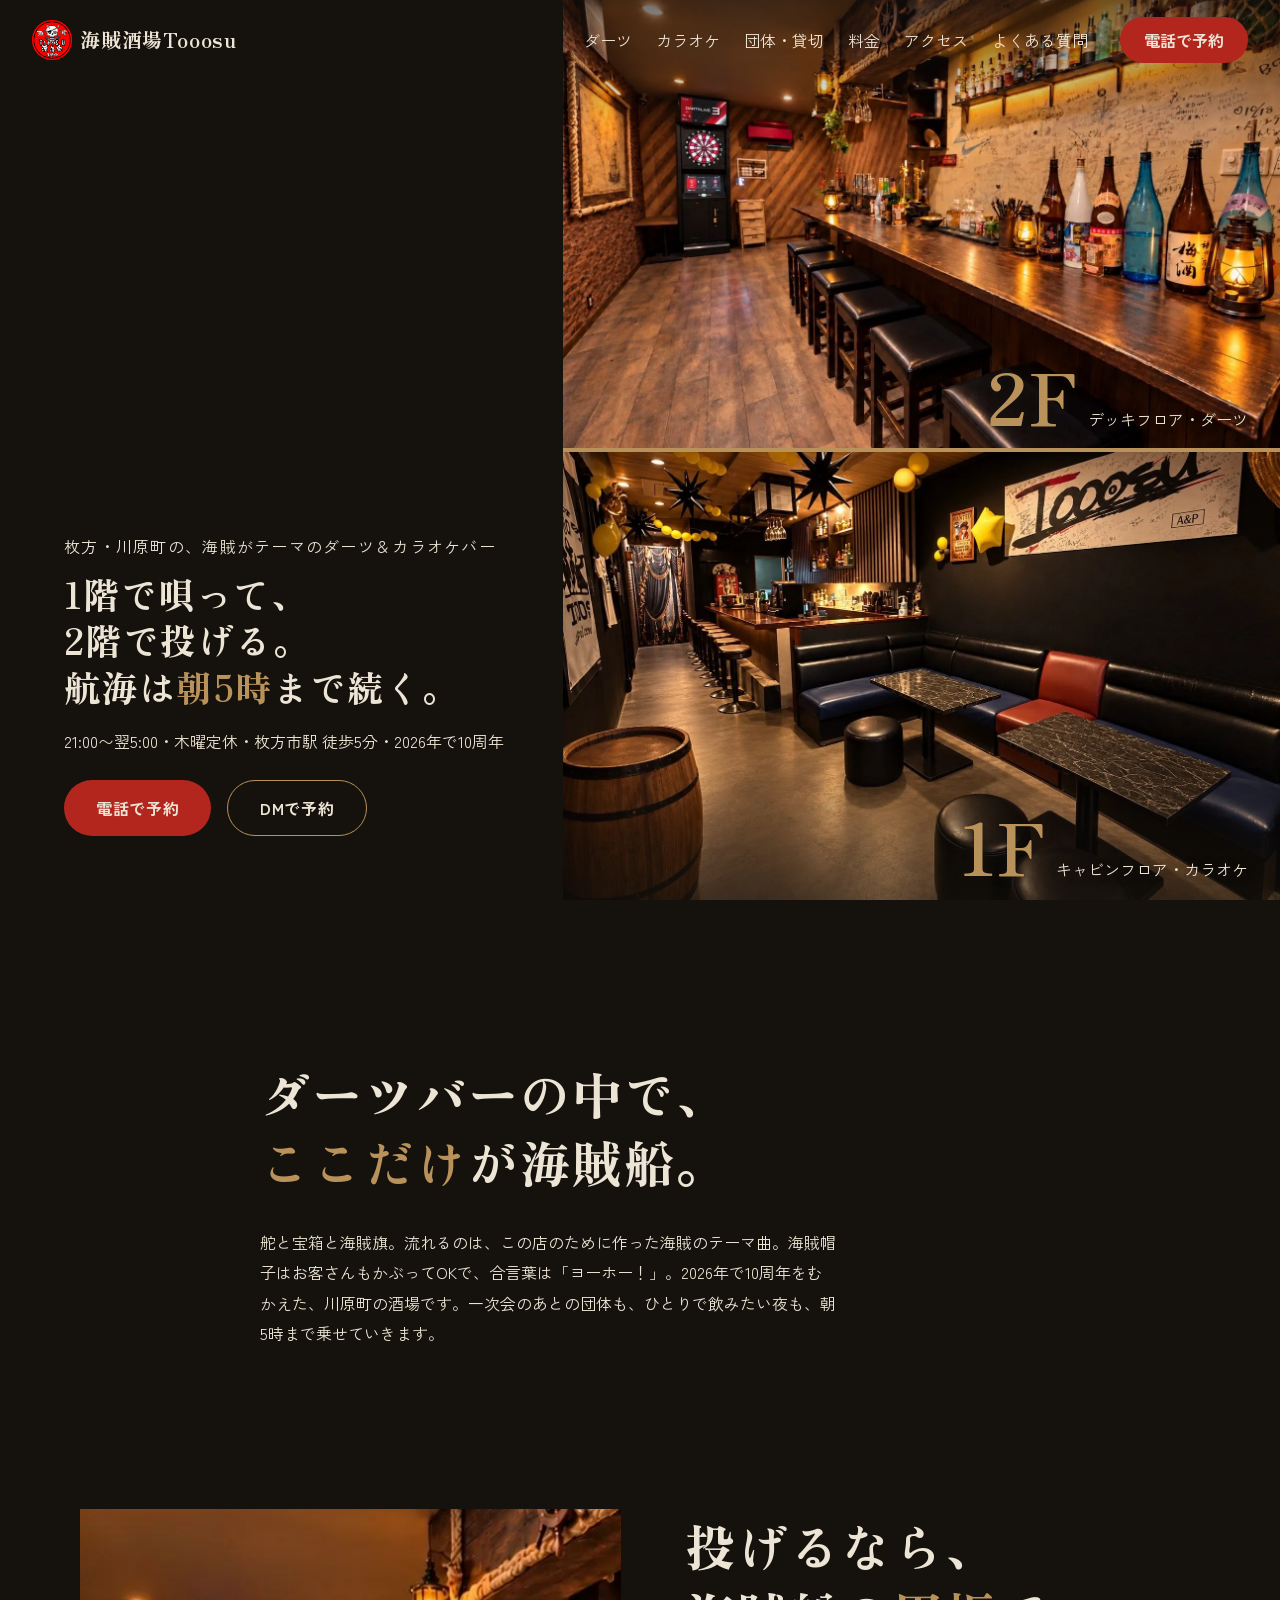
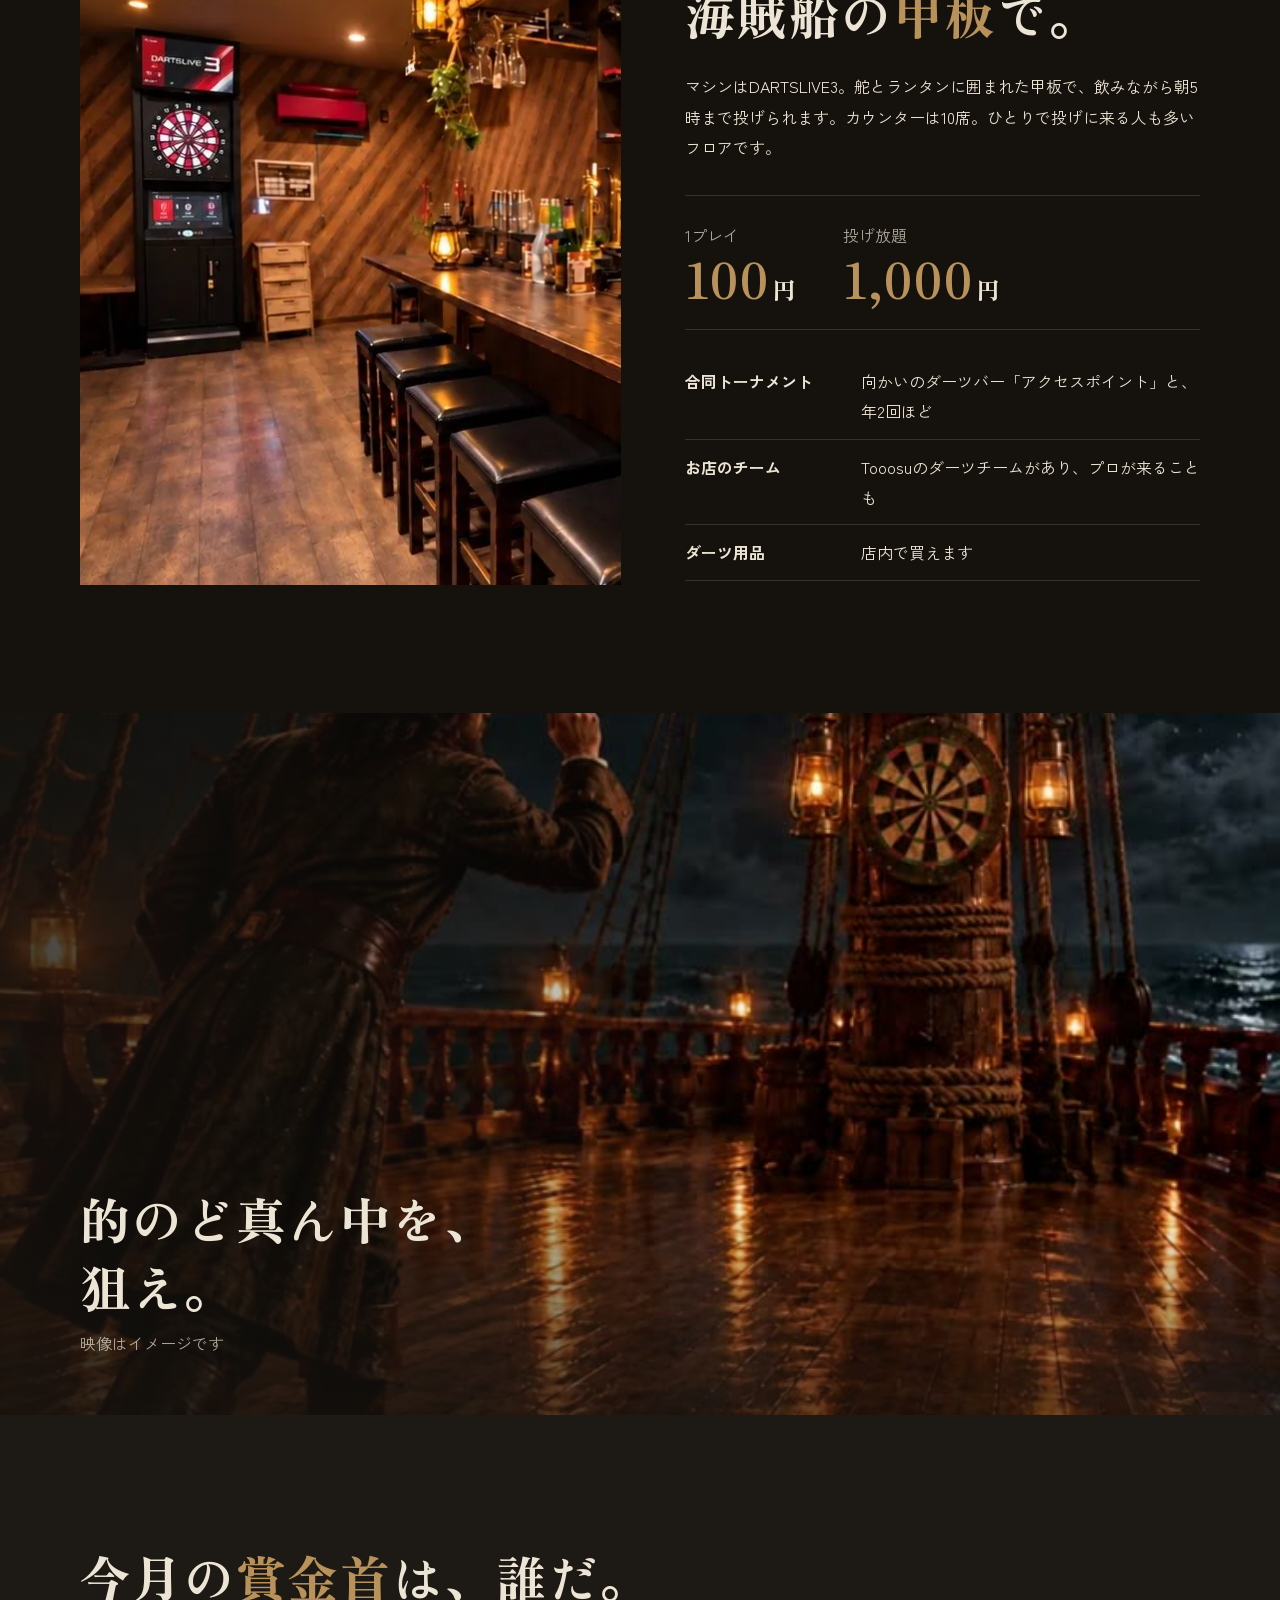
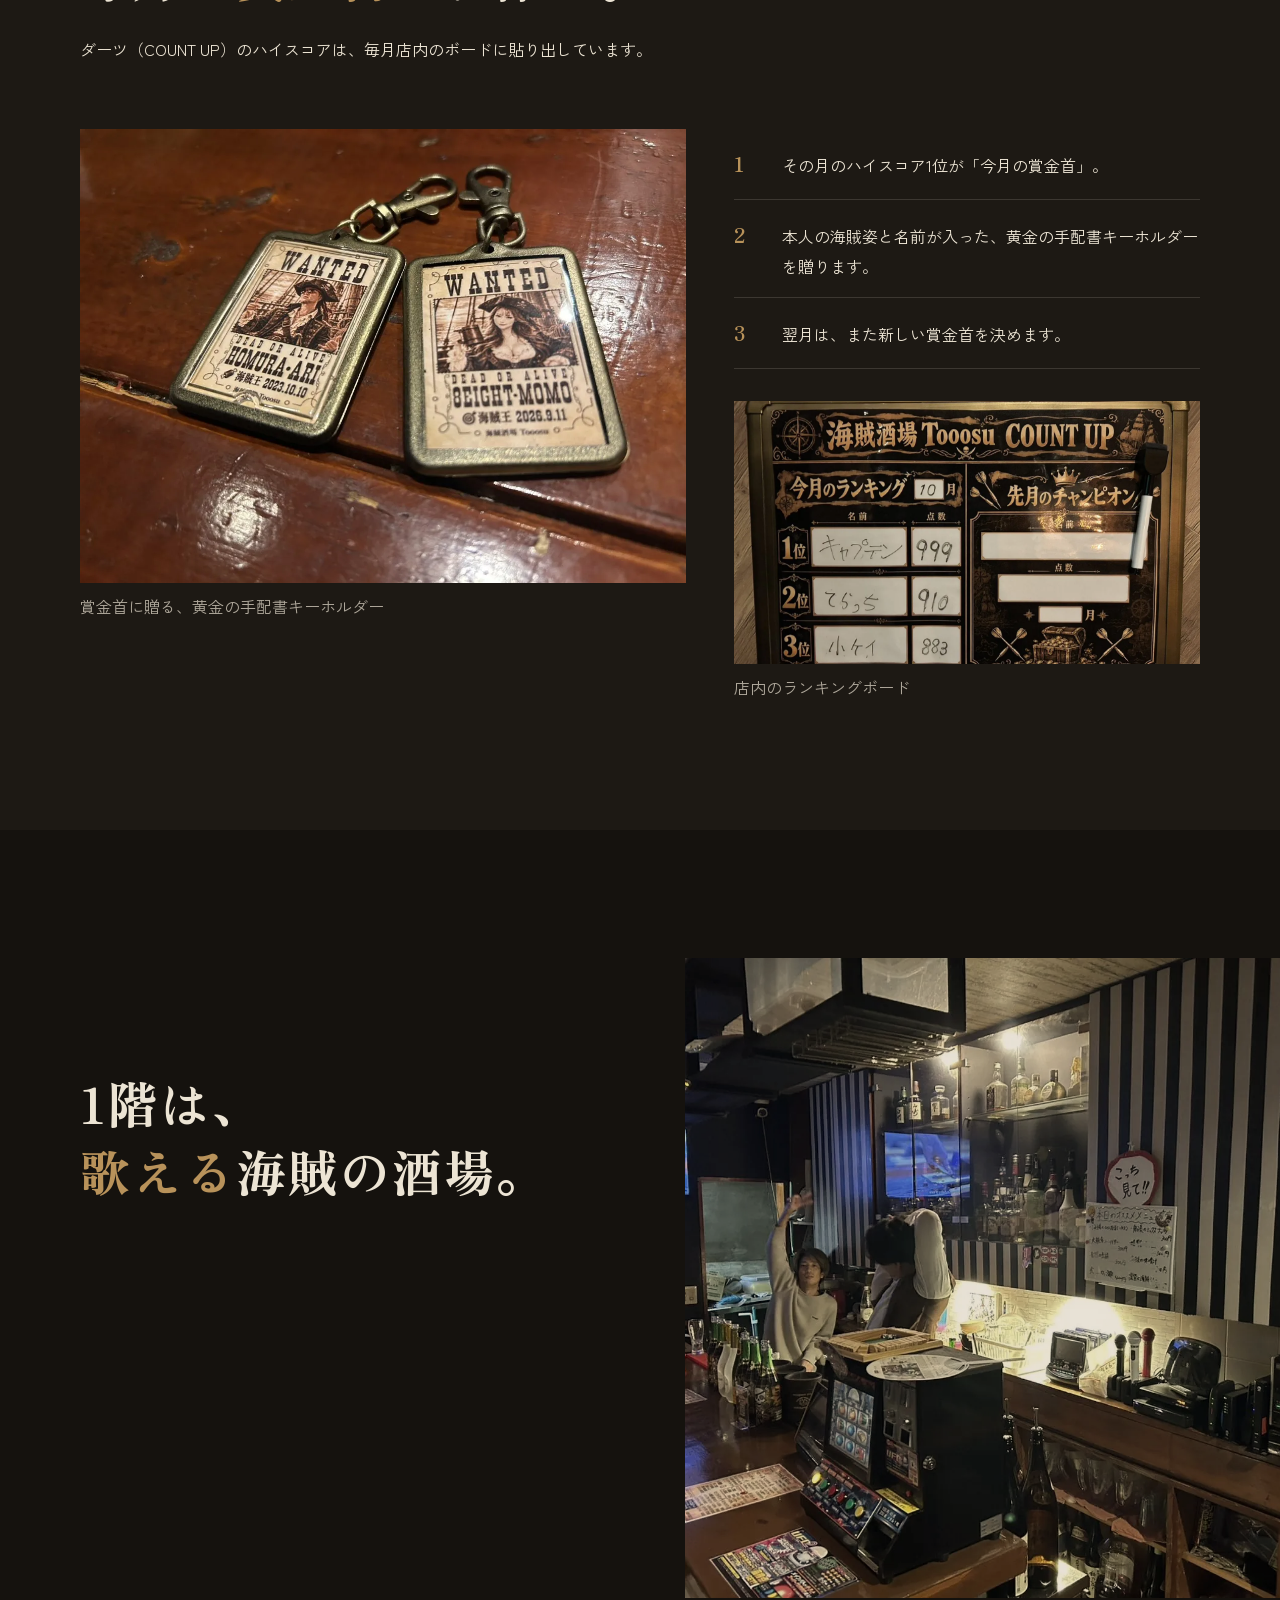
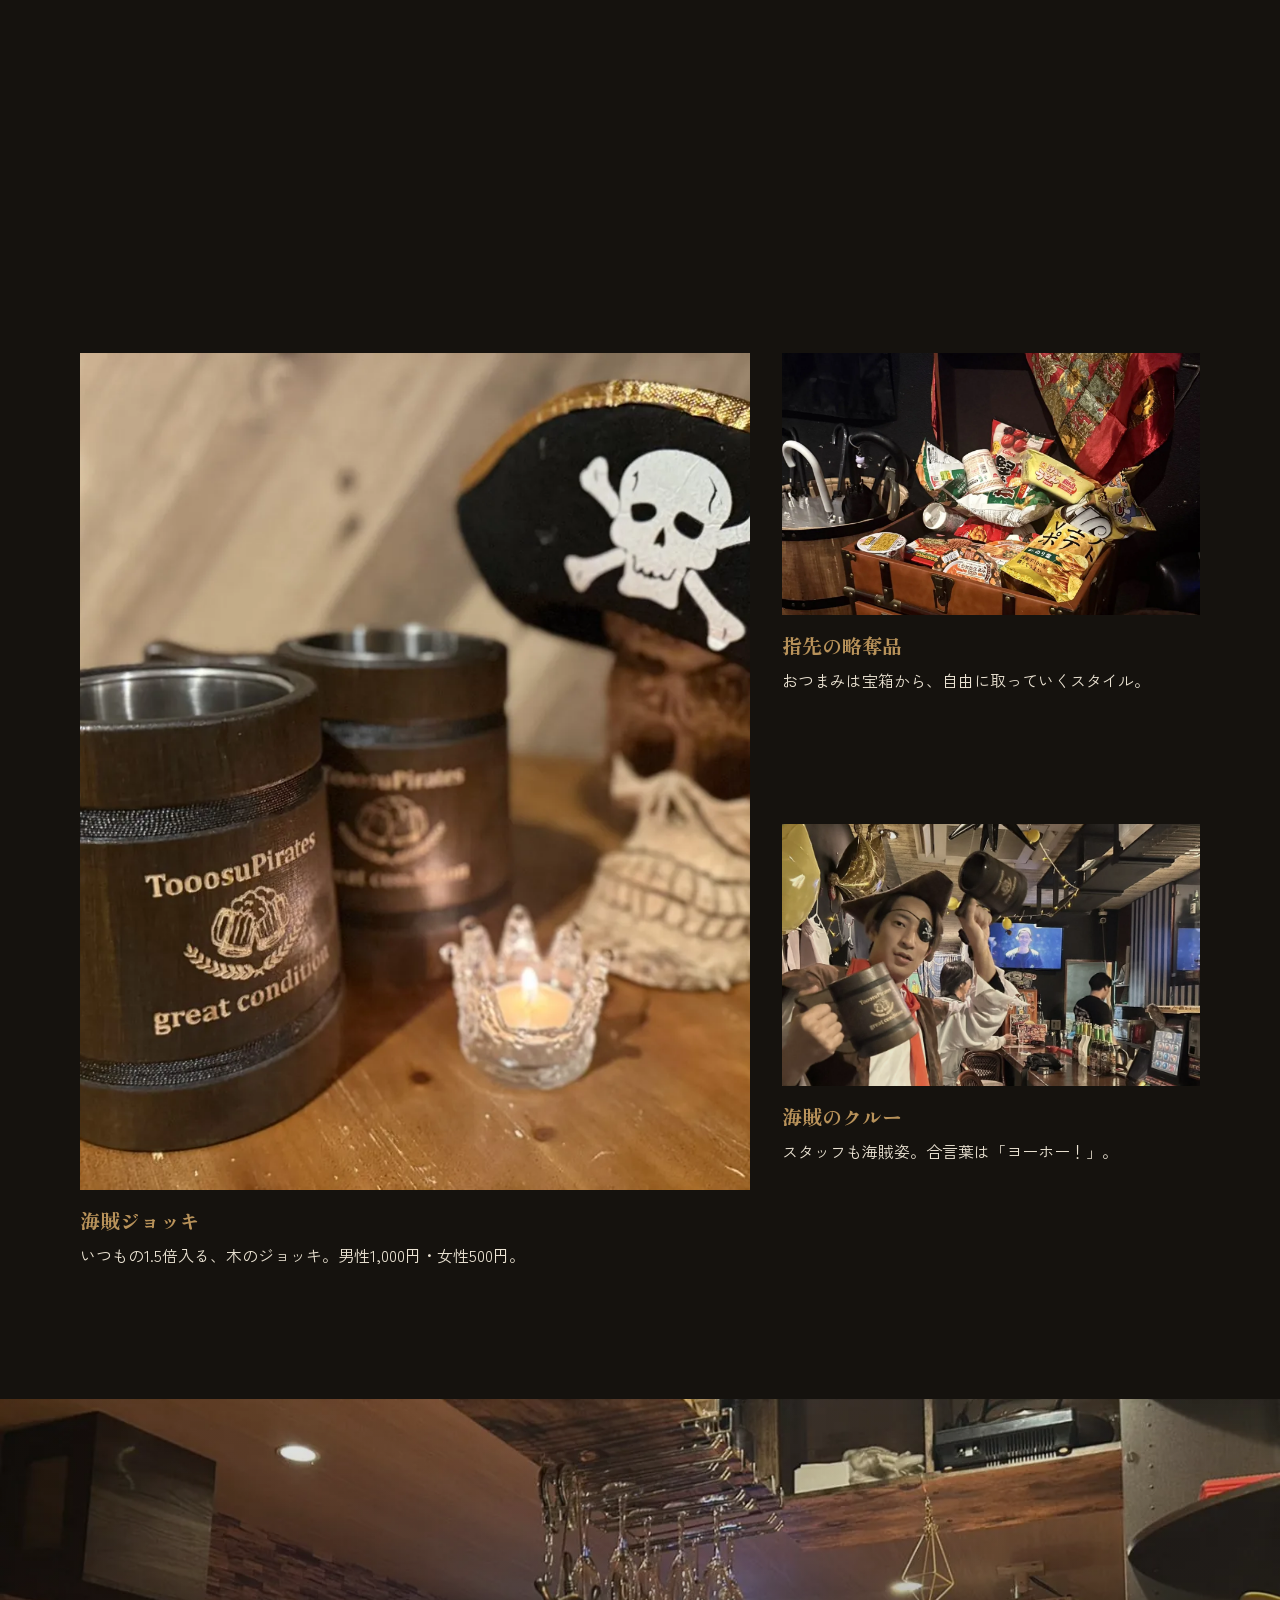
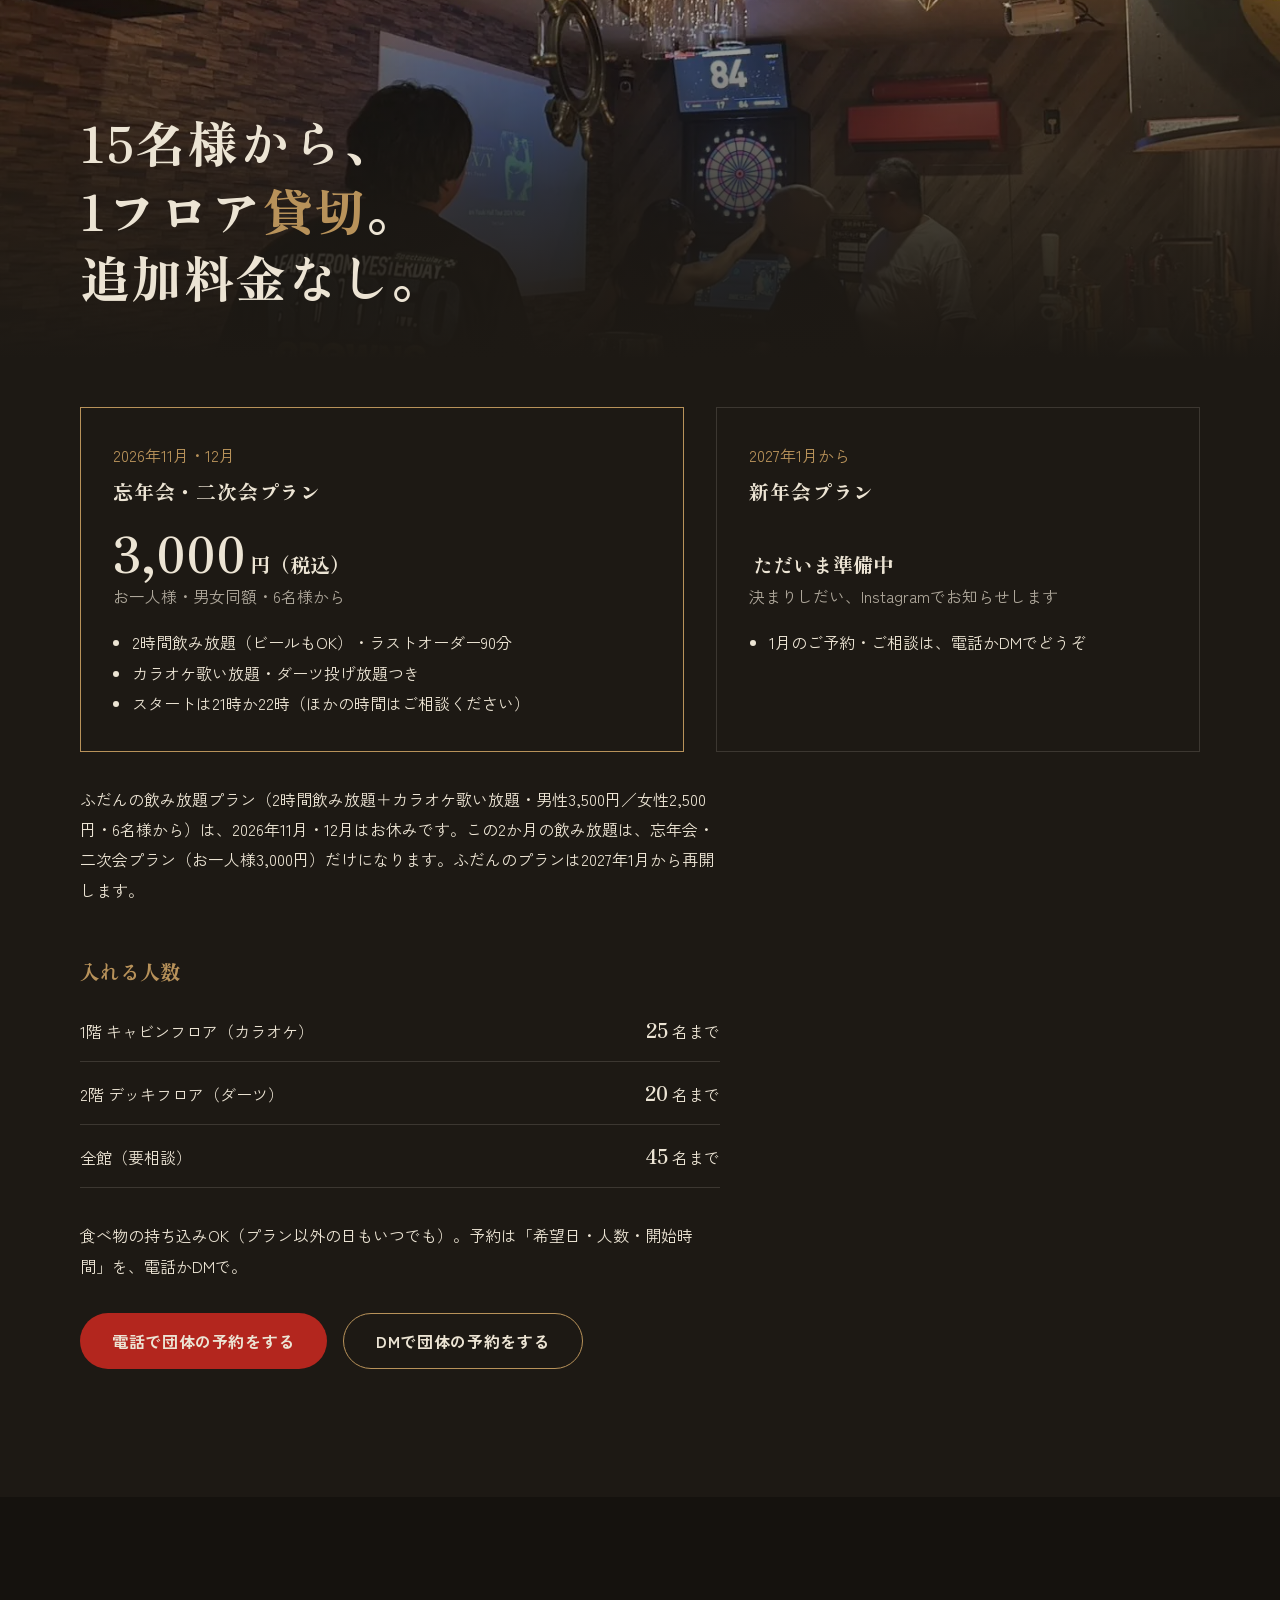
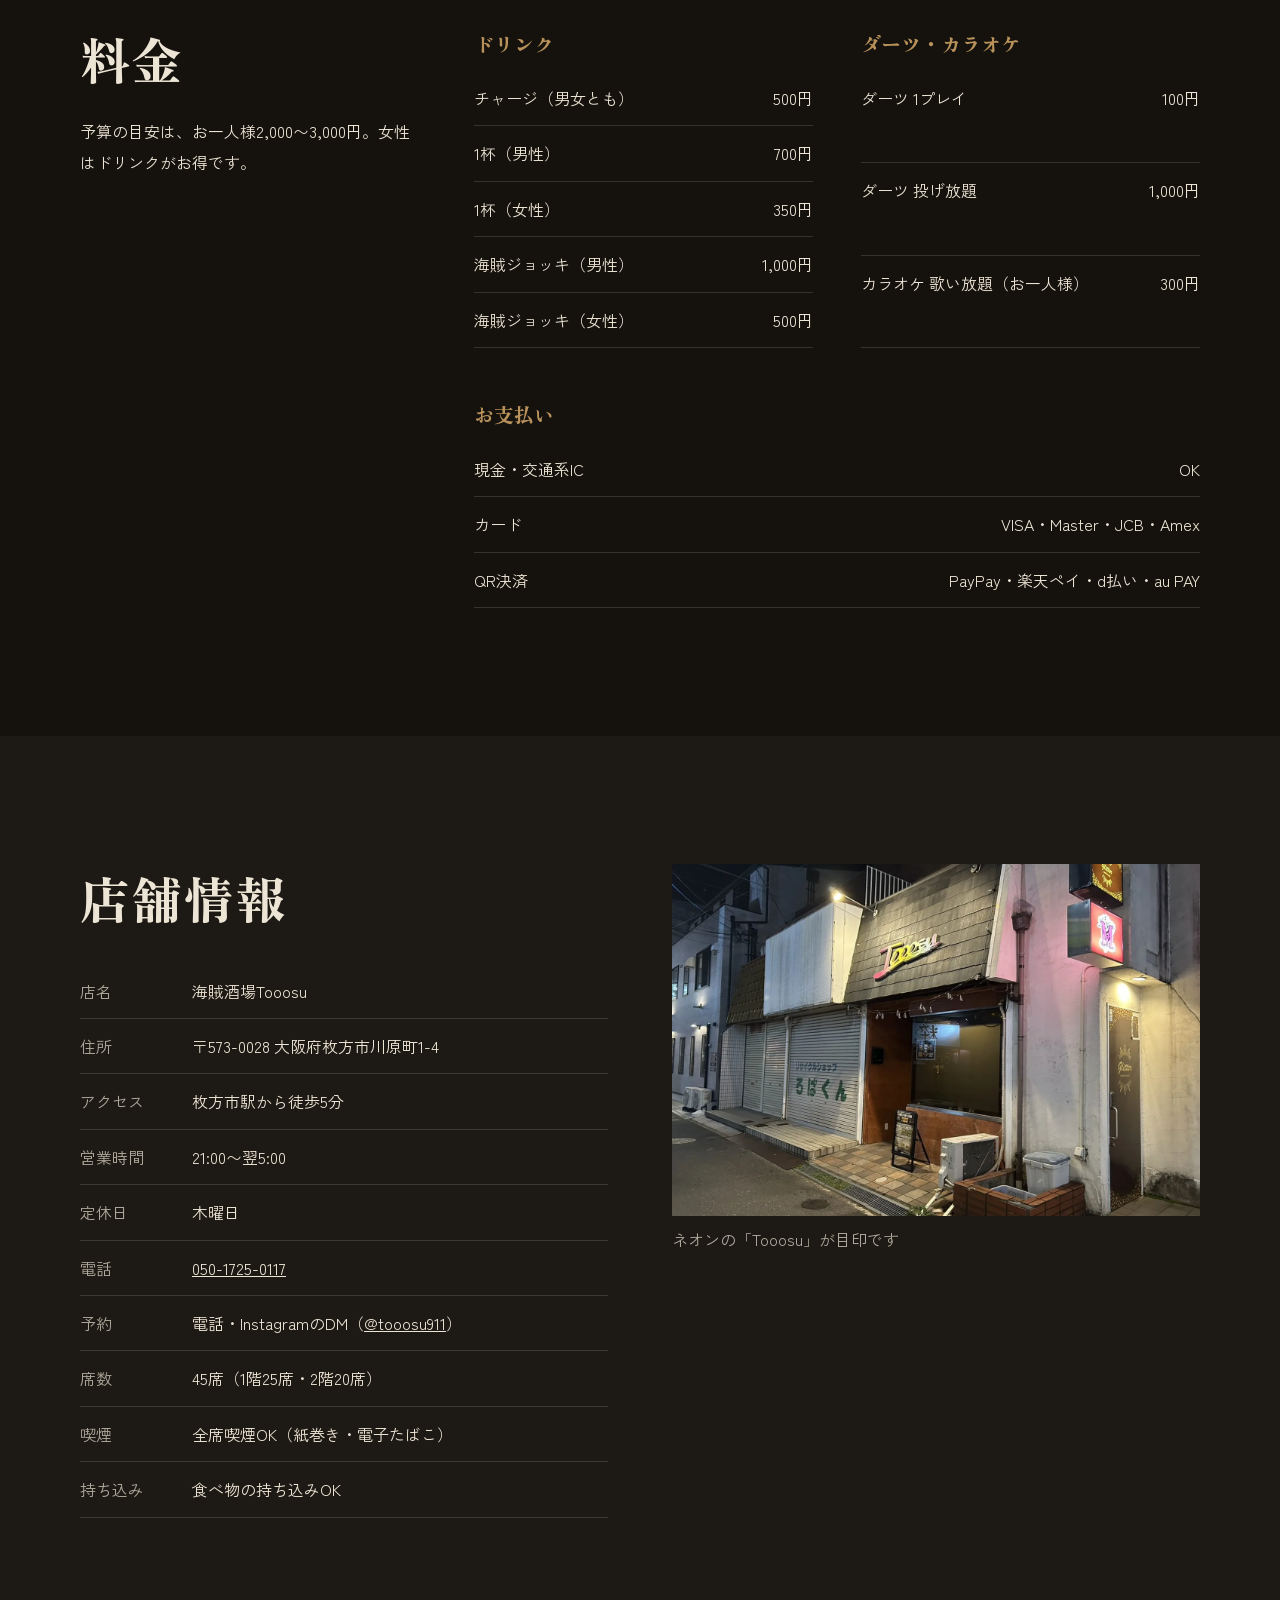
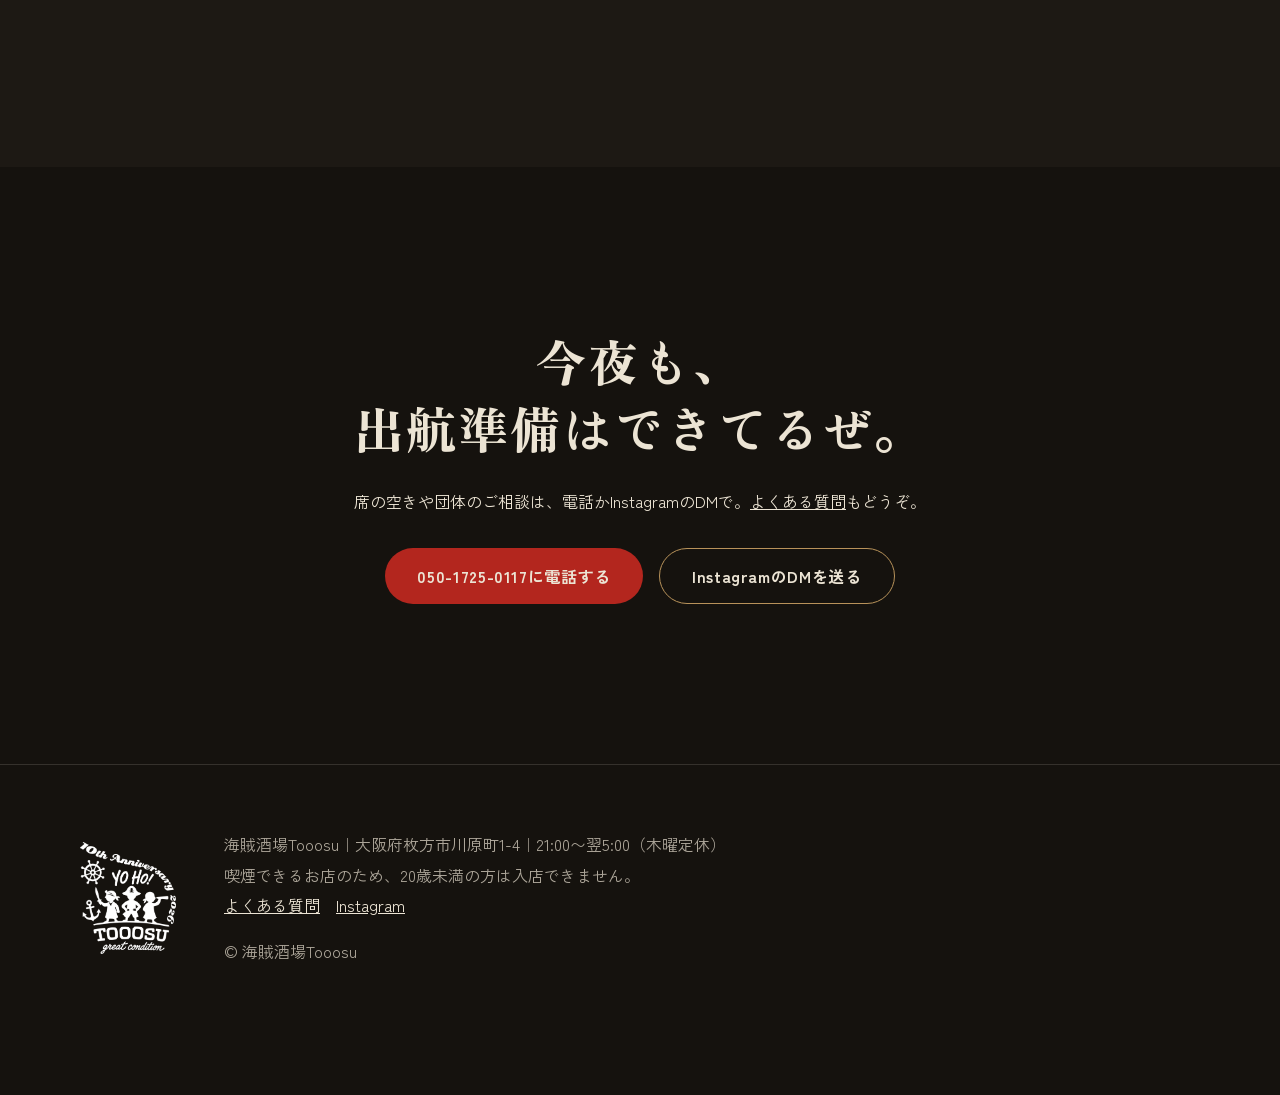
<file: index.html>
<!doctype html>
<html lang="ja">
<head>
<meta charset="utf-8">
<meta name="viewport" content="width=device-width, initial-scale=1">
<!-- Google Search Consoleの確認用。消さない -->
<meta name="google-site-verification" content="itCHBJoqHSechazU8nYNbMK1A8OA2SbZ7GUnNsIJAyI" />
<title>海賊酒場Tooosu｜枚方・川原町のダーツ＆カラオケバー</title>
<meta name="description" content="大阪府枚方市川原町、枚方市駅から徒歩5分。海賊がテーマのダーツ＆カラオケバー「海賊酒場Tooosu」。2階デッキフロアでダーツ、1階キャビンフロアでカラオケ。21時〜朝5時営業（木曜定休）、全席喫煙OK。団体・貸切は最大45名。">
<link rel="canonical" href="https://tooosu.github.io/">
<meta property="og:type" content="website">
<meta property="og:title" content="海賊酒場Tooosu｜枚方の海賊がテーマのダーツ＆カラオケバー">
<meta property="og:description" content="1階で唄って、2階で投げる。枚方市駅から徒歩5分、21時〜朝5時（木曜定休）。">
<meta property="og:url" content="https://tooosu.github.io/">
<meta property="og:image" content="https://tooosu.github.io/assets/img/ogp.jpg">
<meta property="og:locale" content="ja_JP">
<meta property="og:site_name" content="海賊酒場Tooosu">
<meta name="twitter:card" content="summary_large_image">
<meta name="theme-color" content="#15120E">
<link rel="preconnect" href="https://fonts.googleapis.com">
<link rel="preconnect" href="https://fonts.gstatic.com" crossorigin>
<link href="https://fonts.googleapis.com/css2?family=Zen+Antique&family=Zen+Kaku+Gothic+New:wght@400;700&display=swap" rel="stylesheet">
<link rel="icon" type="image/png" href="assets/img/favicon.png">
<link rel="apple-touch-icon" href="assets/img/apple-touch-icon.png">
<link rel="stylesheet" href="assets/site.css">
<script type="application/ld+json">
{
  "@context": "https://schema.org",
  "@type": "BarOrPub",
  "@id": "https://tooosu.github.io/#bar",
  "name": "海賊酒場Tooosu",
  "alternateName": ["Tooosu", "トゥース"],
  "description": "大阪府枚方市川原町にある、海賊がテーマのダーツ＆カラオケバー。2026年で10周年。2階デッキフロアでダーツ、1階キャビンフロアでカラオケ。全席喫煙OK。チャージはお一人様500円。ドリンクは1杯 男性700円・女性350円。ダーツは1プレイ100円・投げ放題1,000円で朝5時まで。カラオケは歌い放題お一人様300円。向かいのダーツバー「アクセスポイント」と合同のハウストーナメントを年2回ほど開催。団体・貸切は最大45名。",
  "url": "https://tooosu.github.io/",
  "telephone": "+81-50-1725-0117",
  "image": "https://tooosu.github.io/assets/img/deck.jpg",
  "address": {
    "@type": "PostalAddress",
    "postalCode": "573-0028",
    "addressRegion": "大阪府",
    "addressLocality": "枚方市",
    "streetAddress": "川原町1-4",
    "addressCountry": "JP"
  },
  "openingHoursSpecification": [{
    "@type": "OpeningHoursSpecification",
    "dayOfWeek": ["Monday", "Tuesday", "Wednesday", "Friday", "Saturday", "Sunday"],
    "opens": "21:00",
    "closes": "05:00"
  }],
  "priceRange": "¥2,000〜¥3,000",
  "currenciesAccepted": "JPY",
  "paymentAccepted": "現金, クレジットカード（VISA, Mastercard, JCB, American Express）, PayPay, 楽天ペイ, d払い, au PAY, 交通系ICカード",
  "smokingAllowed": true,
  "maximumAttendeeCapacity": 45,
  "amenityFeature": [
    {"@type": "LocationFeatureSpecification", "name": "ダーツ（DARTSLIVE3・1台）", "value": true},
    {"@type": "LocationFeatureSpecification", "name": "ダーツ投げ放題（1,000円）", "value": true},
    {"@type": "LocationFeatureSpecification", "name": "ダーツ用品の販売", "value": true},
    {"@type": "LocationFeatureSpecification", "name": "カラオケ歌い放題（お一人様300円）", "value": true},
    {"@type": "LocationFeatureSpecification", "name": "カラオケ", "value": true},
    {"@type": "LocationFeatureSpecification", "name": "全席喫煙可", "value": true},
    {"@type": "LocationFeatureSpecification", "name": "貸切（15名〜・1フロア）", "value": true}
  ],
  "sameAs": ["https://www.instagram.com/tooosu911/"],
  "hasMap": "https://www.google.com/maps/search/?api=1&query=%E6%B5%B7%E8%B3%8A%E9%85%92%E5%A0%B4Tooosu"
}
</script>
</head>
<body>

<!-- ここから：ヘッダー（スクロールすると細くなる） -->
<header class="hd" id="hd">
  <div class="hd-in">
    <a class="hd-logo" href="./"><img src="assets/img/logo.png" alt="" width="40" height="40"><span>海賊酒場Tooosu</span></a>
    <button class="hd-menu" type="button" aria-expanded="false" aria-controls="hd-nav"><span></span><span></span><span class="sr">メニュー</span></button>
    <nav class="hd-nav" id="hd-nav" aria-label="ページ内の案内">
      <a href="#darts">ダーツ</a>
      <a href="#karaoke">カラオケ</a>
      <a href="#party">団体・貸切</a>
      <a href="#price">料金</a>
      <a href="#info">アクセス</a>
      <a href="faq/">よくある質問</a>
    </nav>
    <a class="hd-tel" href="tel:05017250117">電話で予約</a>
  </div>
</header>

<main>

<!-- ここから：一番上（船の断面図。上が2階デッキ、下が1階キャビン） -->
<section class="hero" aria-label="海賊酒場Tooosu">
  <div class="hull">
    <figure class="deckimg">
      <img src="assets/img/deck.webp" alt="2階デッキフロア。木の床と舵、ロープ、古い地図、ランタンが飾られ、奥にダーツマシンがある" width="1448" height="1086" fetchpriority="high">
      <figcaption class="floor-tag"><b>2F</b>デッキフロア・ダーツ</figcaption>
    </figure>
    <figure class="cabinimg">
      <img src="assets/img/cabin.webp" alt="1階キャビンフロア。黒い壁にTooosuのロゴと手配書、樽、ソファ席とカウンター席" width="1448" height="1086">
      <figcaption class="floor-tag"><b>1F</b>キャビンフロア・カラオケ</figcaption>
    </figure>
  </div>
  <div class="hero-copy">
    <p class="kicker">枚方・川原町の、<br class="sp">海賊がテーマのダーツ＆カラオケバー</p>
    <h1><span class="sr">海賊酒場Tooosu</span>1階で唄って、<br>2階で投げる。<br>航海は<em>朝5時</em>まで続く。</h1>
    <p class="hero-facts">21:00〜翌5:00・木曜定休<span class="pc">・</span><br class="sp">枚方市駅 徒歩5分・2026年で10周年</p>
    <div class="btns">
      <a class="btn btn-red" href="tel:05017250117">電話で予約</a>
      <a class="btn btn-line" href="https://www.instagram.com/tooosu911/" target="_blank" rel="noopener">DMで予約</a>
    </div>
  </div>
</section>

<!-- ここから：ごあいさつ（余白だけの場所） -->
<section class="hello" id="hello">
  <div class="wrap narrow">
    <h2 class="rv">ダーツバーの中で、<br><em>ここだけ</em>が海賊船。</h2>
    <p class="rv">舵と宝箱と海賊旗。流れるのは、この店のために作った海賊のテーマ曲。海賊帽子はお客さんもかぶってOKで、合言葉は「ヨーホー！」。2026年で10周年をむかえた、川原町の酒場です。一次会のあとの団体も、ひとりで飲みたい夜も、朝5時まで乗せていきます。</p>
  </div>
</section>

<!-- ここから：2階 ダーツ -->
<section class="sec" id="darts">
  <div class="wrap split">
    <figure class="split-media darts-photo rv">
      <img src="assets/img/deck.webp" alt="2階デッキフロアの奥にあるダーツマシン（DARTSLIVE3）と、木の壁に掛かった額" loading="lazy" width="1448" height="1086">
    </figure>
    <div class="split-text">
      <h2 class="rv">投げるなら、<br>海賊船の<em>甲板</em>で。</h2>
      <p class="rv">マシンはDARTSLIVE3。舵とランタンに囲まれた甲板で、飲みながら朝5時まで投げられます。カウンターは10席。ひとりで投げに来る人も多いフロアです。</p>
      <dl class="prices rv">
        <div><dt>1プレイ</dt><dd>100<small>円</small></dd></div>
        <div><dt>投げ放題</dt><dd>1,000<small>円</small></dd></div>
      </dl>
      <ul class="rules rv">
        <li><b>合同トーナメント</b>向かいのダーツバー「アクセスポイント」と、年2回ほど</li>
        <li><b>お店のチーム</b>Tooosuのダーツチームがあり、プロが来ることも</li>
        <li><b>ダーツ用品</b>店内で買えます</li>
      </ul>
    </div>
  </div>
</section>

<!-- ここから：海賊のダーツ映像（画面の端から端まで） -->
<section class="scene" aria-label="海賊船の甲板でダーツを投げるイメージ映像">
  <video src="assets/video/darts.mp4" poster="assets/img/darts-poster.jpg" autoplay muted loop playsinline preload="metadata" width="720" height="720" aria-label="夜の海賊船の甲板で、海賊がダーツを投げ、矢が3本続けて的のど真ん中に刺さる映像"></video>
  <div class="scene-copy wrap">
    <p class="scene-line rv">的のど真ん中を、<br>狙え。</p>
    <p class="cap rv">映像はイメージです</p>
  </div>
</section>

<!-- ここから：賞金首 -->
<section class="sec bounty" id="bounty">
  <div class="wrap">
    <div class="bounty-head">
      <h2 class="rv">今月の<em>賞金首</em>は、誰だ。</h2>
      <p class="rv">ダーツ（COUNT UP）のハイスコアは、毎月店内のボードに貼り出しています。</p>
    </div>
    <div class="bounty-grid">
      <figure class="bounty-key rv">
        <img src="assets/img/bounty.webp" alt="歴代の賞金首に贈られた黄金の手配書キーホルダー2つ。WANTEDの文字、海賊姿の写真、名前と日付入り" loading="lazy" width="1200" height="900">
        <figcaption class="cap">賞金首に贈る、黄金の手配書キーホルダー</figcaption>
      </figure>
      <div class="bounty-side">
        <ol class="steps rv">
          <li><b>1</b>その月のハイスコア1位が「今月の賞金首」。</li>
          <li><b>2</b>本人の海賊姿と名前が入った、黄金の手配書キーホルダーを贈ります。</li>
          <li><b>3</b>翌月は、また新しい賞金首を決めます。</li>
        </ol>
        <figure class="bounty-board rv">
          <img src="assets/img/scoreboard.webp" alt="店内のランキングボード「海賊酒場Tooosu COUNT UP」。今月の1位から3位と、先月のチャンピオンの欄" loading="lazy" width="1400" height="1050">
          <figcaption class="cap">店内のランキングボード</figcaption>
        </figure>
      </div>
    </div>
  </div>
</section>

<!-- ここから：1階 カラオケ -->
<section class="sec" id="karaoke">
  <div class="wrap split rev">
    <figure class="split-media rv">
      <img class="warm" src="assets/img/karaoke-counter.webp" alt="1階キャビンフロアのカウンター。カラオケの機械とマイク、モニター、ボトルが並ぶ" loading="lazy" width="1400" height="1050">
    </figure>
    <div class="split-text">
      <h2 class="rv">1階は、<br><em>歌える</em>海賊の酒場。</h2>
      <p class="rv">カウンターで飲みながら、朝5時まで歌えます。ダーツをしなくても大丈夫。カウンター8席とソファ席で、ひとりでも、二次会の団体でも座れます。</p>
      <dl class="prices rv">
        <div><dt>歌い放題（お一人様）</dt><dd>300<small>円</small></dd></div>
        <div><dt>1階の席数</dt><dd>25<small>席</small></dd></div>
      </dl>
    </div>
  </div>
</section>

<!-- ここから：海賊酒場の楽しみ方 -->
<section class="sec pirate" id="pirate">
  <div class="wrap">
    <h2 class="rv">海賊酒場の、<em>楽しみ方</em>。</h2>
    <div class="pirate-grid">
      <figure class="p-big rv">
        <img src="assets/img/jockey.webp" alt="「TooosuPirates」の刻印が入った木の海賊ジョッキ2つと、海賊帽子をかぶったドクロの置物" loading="lazy" width="1400" height="1050">
        <figcaption><b>海賊ジョッキ</b>いつもの1.5倍入る、木のジョッキ。男性1,000円・女性500円。</figcaption>
      </figure>
      <figure class="p-sm rv">
        <img src="assets/img/loot.webp" alt="お菓子がぎっしり入った宝箱。おつまみ「指先の略奪品」" loading="lazy" width="1400" height="1050">
        <figcaption><b>指先の略奪品</b>おつまみは宝箱から、自由に取っていくスタイル。</figcaption>
      </figure>
      <figure class="p-sm rv">
        <img class="warm" src="assets/img/crew.webp" alt="海賊帽子と眼帯、赤いスカーフの海賊姿で、海賊ジョッキを掲げるスタッフ" loading="lazy" width="1108" height="831">
        <figcaption><b>海賊のクルー</b>スタッフも海賊姿。合言葉は「ヨーホー！」。</figcaption>
      </figure>
    </div>
  </div>
</section>

<!-- ここから：団体・貸切（写真に文字を重ねる） -->
<section class="party" id="party">
  <div class="party-band">
    <img src="assets/img/real-darts.webp" alt="2階デッキフロアでダーツを投げるお客さん。奥にダーツマシンと大きなモニター" loading="lazy" width="1400" height="1050">
    <div class="party-copy wrap">
      <h2 class="rv">15名様から、<br>1フロア<em>貸切</em>。<br>追加料金なし。</h2>
    </div>
  </div>
  <div class="wrap party-body">
    <div class="plans">
      <article class="plan rv">
        <p class="plan-when">2026年11月・12月</p>
        <h3>忘年会・二次会プラン</h3>
        <p class="plan-yen">3,000<small>円（税込）</small></p>
        <p class="plan-who">お一人様・男女同額・6名様から</p>
        <ul>
          <li>2時間飲み放題（ビールもOK）・ラストオーダー90分</li>
          <li>カラオケ歌い放題・ダーツ投げ放題つき</li>
          <li>スタートは21時か22時（ほかの時間はご相談ください）</li>
        </ul>
      </article>
      <article class="plan rv">
        <p class="plan-when">2027年1月から</p>
        <h3>新年会プラン</h3>
        <p class="plan-yen"><small>ただいま準備中</small></p>
        <p class="plan-who">決まりしだい、Instagramでお知らせします</p>
        <ul>
          <li>1月のご予約・ご相談は、電話かDMでどうぞ</li>
        </ul>
      </article>
    </div>
    <p class="party-note rv">ふだんの飲み放題プラン（2時間飲み放題＋カラオケ歌い放題・男性3,500円／女性2,500円・6名様から）は、2026年11月・12月はお休みです。この2か月の飲み放題は、忘年会・二次会プラン（お一人様3,000円）だけになります。ふだんのプランは2027年1月から再開します。</p>
    <table class="cap-table rv">
      <caption>入れる人数</caption>
      <tr><th>1階 キャビンフロア（カラオケ）</th><td>25<small>名まで</small></td></tr>
      <tr><th>2階 デッキフロア（ダーツ）</th><td>20<small>名まで</small></td></tr>
      <tr><th>全館（要相談）</th><td>45<small>名まで</small></td></tr>
    </table>
    <p class="party-note rv">食べ物の持ち込みOK（プラン以外の日もいつでも）。予約は「希望日・人数・開始時間」を、電話かDMで。</p>
    <div class="btns rv">
      <a class="btn btn-red" href="tel:05017250117">電話で団体の予約をする</a>
      <a class="btn btn-line" href="https://www.instagram.com/tooosu911/" target="_blank" rel="noopener">DMで団体の予約をする</a>
    </div>
  </div>
</section>

<!-- ここから：料金 -->
<section class="sec" id="price">
  <div class="wrap price-wrap">
    <div class="price-head">
      <h2 class="rv">料金</h2>
      <p class="rv">予算の目安は、お一人様2,000〜3,000円。女性はドリンクがお得です。</p>
    </div>
    <div class="price-tables">
      <table class="ptable rv">
        <caption>ドリンク</caption>
        <tr><th>チャージ（男女とも）</th><td>500円</td></tr>
        <tr><th>1杯（男性）</th><td>700円</td></tr>
        <tr><th>1杯（女性）</th><td>350円</td></tr>
        <tr><th>海賊ジョッキ（男性）</th><td>1,000円</td></tr>
        <tr><th>海賊ジョッキ（女性）</th><td>500円</td></tr>
      </table>
      <table class="ptable rv">
        <caption>ダーツ・カラオケ</caption>
        <tr><th>ダーツ 1プレイ</th><td>100円</td></tr>
        <tr><th>ダーツ 投げ放題</th><td>1,000円</td></tr>
        <tr><th>カラオケ 歌い放題（お一人様）</th><td>300円</td></tr>
      </table>
      <table class="ptable rv">
        <caption>お支払い</caption>
        <tr><th>現金・交通系IC</th><td>OK</td></tr>
        <tr><th>カード</th><td>VISA・Master・JCB・Amex</td></tr>
        <tr><th>QR決済</th><td>PayPay・楽天ペイ・d払い・au PAY</td></tr>
      </table>
    </div>
  </div>
</section>

<!-- ここから：店舗情報・アクセス -->
<section class="sec info" id="info">
  <div class="wrap info-grid">
    <div>
      <h2 class="rv">店舗情報</h2>
      <dl class="info-list rv">
        <dt>店名</dt><dd>海賊酒場Tooosu</dd>
        <dt>住所</dt><dd>〒573-0028 大阪府枚方市川原町1-4</dd>
        <dt>アクセス</dt><dd>枚方市駅から徒歩5分</dd>
        <dt>営業時間</dt><dd>21:00〜翌5:00</dd>
        <dt>定休日</dt><dd>木曜日</dd>
        <dt>電話</dt><dd><a href="tel:05017250117">050-1725-0117</a></dd>
        <dt>予約</dt><dd>電話・InstagramのDM（<a href="https://www.instagram.com/tooosu911/" target="_blank" rel="noopener">@tooosu911</a>）</dd>
        <dt>席数</dt><dd>45席（1階25席・2階20席）</dd>
        <dt>喫煙</dt><dd>全席喫煙OK（紙巻き・電子たばこ）</dd>
        <dt>持ち込み</dt><dd>食べ物の持ち込みOK</dd>
      </dl>
    </div>
    <div class="info-media">
      <figure class="rv">
        <img src="assets/img/exterior.webp" alt="夜の海賊酒場Tooosuの外観。黒い屋根にネオンのTooosuのロゴ、ガラス張りの入口" loading="lazy" width="1400" height="1050">
        <figcaption class="cap">ネオンの「Tooosu」が目印です</figcaption>
      </figure>
      <div class="map rv">
        <iframe title="海賊酒場Tooosuの地図" src="https://www.google.com/maps?q=%E6%B5%B7%E8%B3%8A%E9%85%92%E5%A0%B4Tooosu%20%E5%A4%A7%E9%98%AA%E5%BA%9C%E6%9E%9A%E6%96%B9%E5%B8%82%E5%B7%9D%E5%8E%9F%E7%94%BA1-4&output=embed" loading="lazy" referrerpolicy="no-referrer-when-downgrade"></iframe>
      </div>
    </div>
  </div>
</section>

<!-- ここから：最後のボタン -->
<section class="last" id="contact">
  <div class="wrap narrow">
    <h2 class="rv">今夜も、<br>出航準備はできてるぜ。</h2>
    <p class="rv">席の空きや団体のご相談は、電話かInstagramのDMで。<a href="faq/">よくある質問</a>もどうぞ。</p>
    <div class="btns rv">
      <a class="btn btn-red" href="tel:05017250117">050-1725-0117に電話する</a>
      <a class="btn btn-line" href="https://www.instagram.com/tooosu911/" target="_blank" rel="noopener">InstagramのDMを送る</a>
    </div>
  </div>
</section>

</main>

<!-- ここから：フッター -->
<footer class="ft">
  <div class="wrap ft-in">
    <img class="ft-10th" src="assets/img/logo-10th.png" alt="Tooosu 10th Anniversary 2026" width="599" height="700" loading="lazy">
    <div>
      <p>海賊酒場Tooosu｜大阪府枚方市川原町1-4｜21:00〜翌5:00（木曜定休）</p>
      <p>喫煙できるお店のため、20歳未満の方は入店できません。</p>
      <p><a href="faq/">よくある質問</a>　<a href="https://www.instagram.com/tooosu911/" target="_blank" rel="noopener">Instagram</a></p>
      <p class="copy">&copy; 海賊酒場Tooosu</p>
    </div>
  </div>
</footer>

<!-- ここから：スマホの下に出る予約ボタン -->
<nav class="callbar" aria-label="予約">
  <a href="https://www.instagram.com/tooosu911/" target="_blank" rel="noopener">DMで予約</a>
  <a href="tel:05017250117" class="call">電話で予約</a>
</nav>

<script src="assets/site.js"></script>
</body>
</html>
</file>
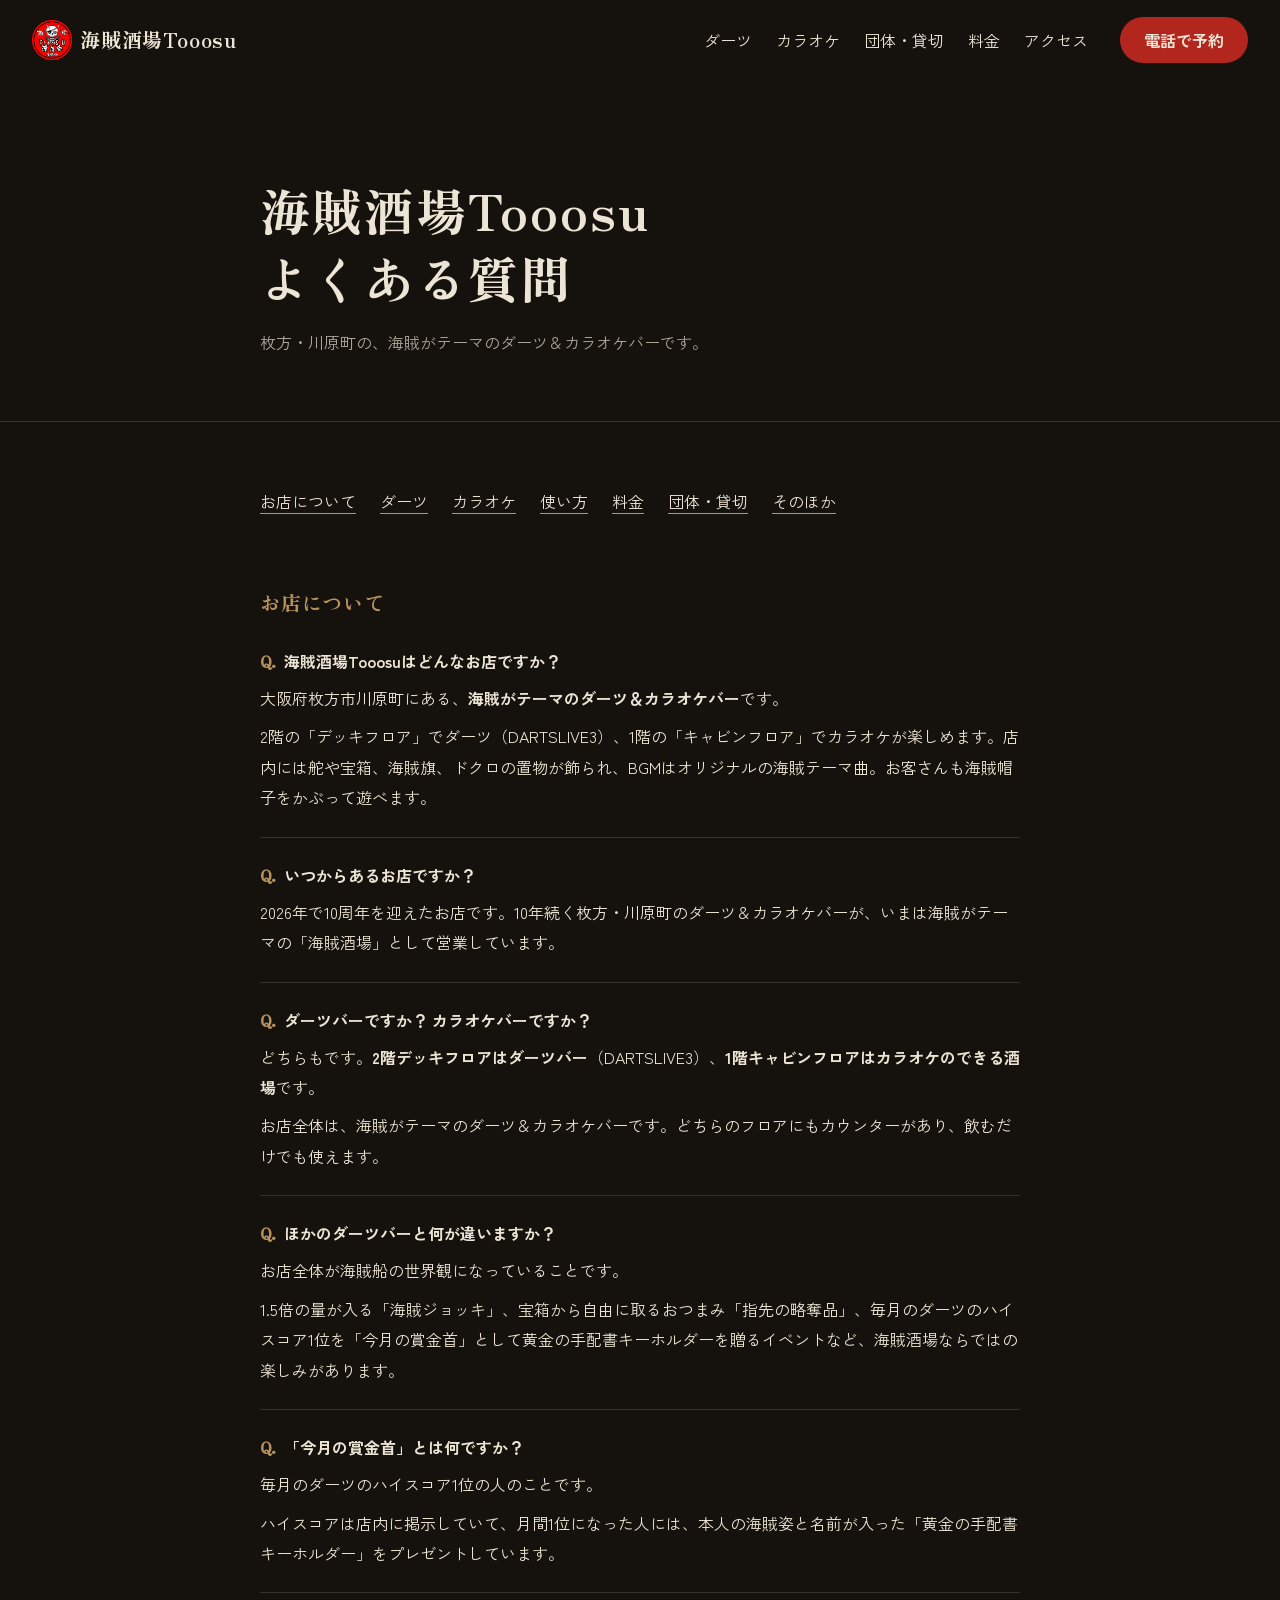
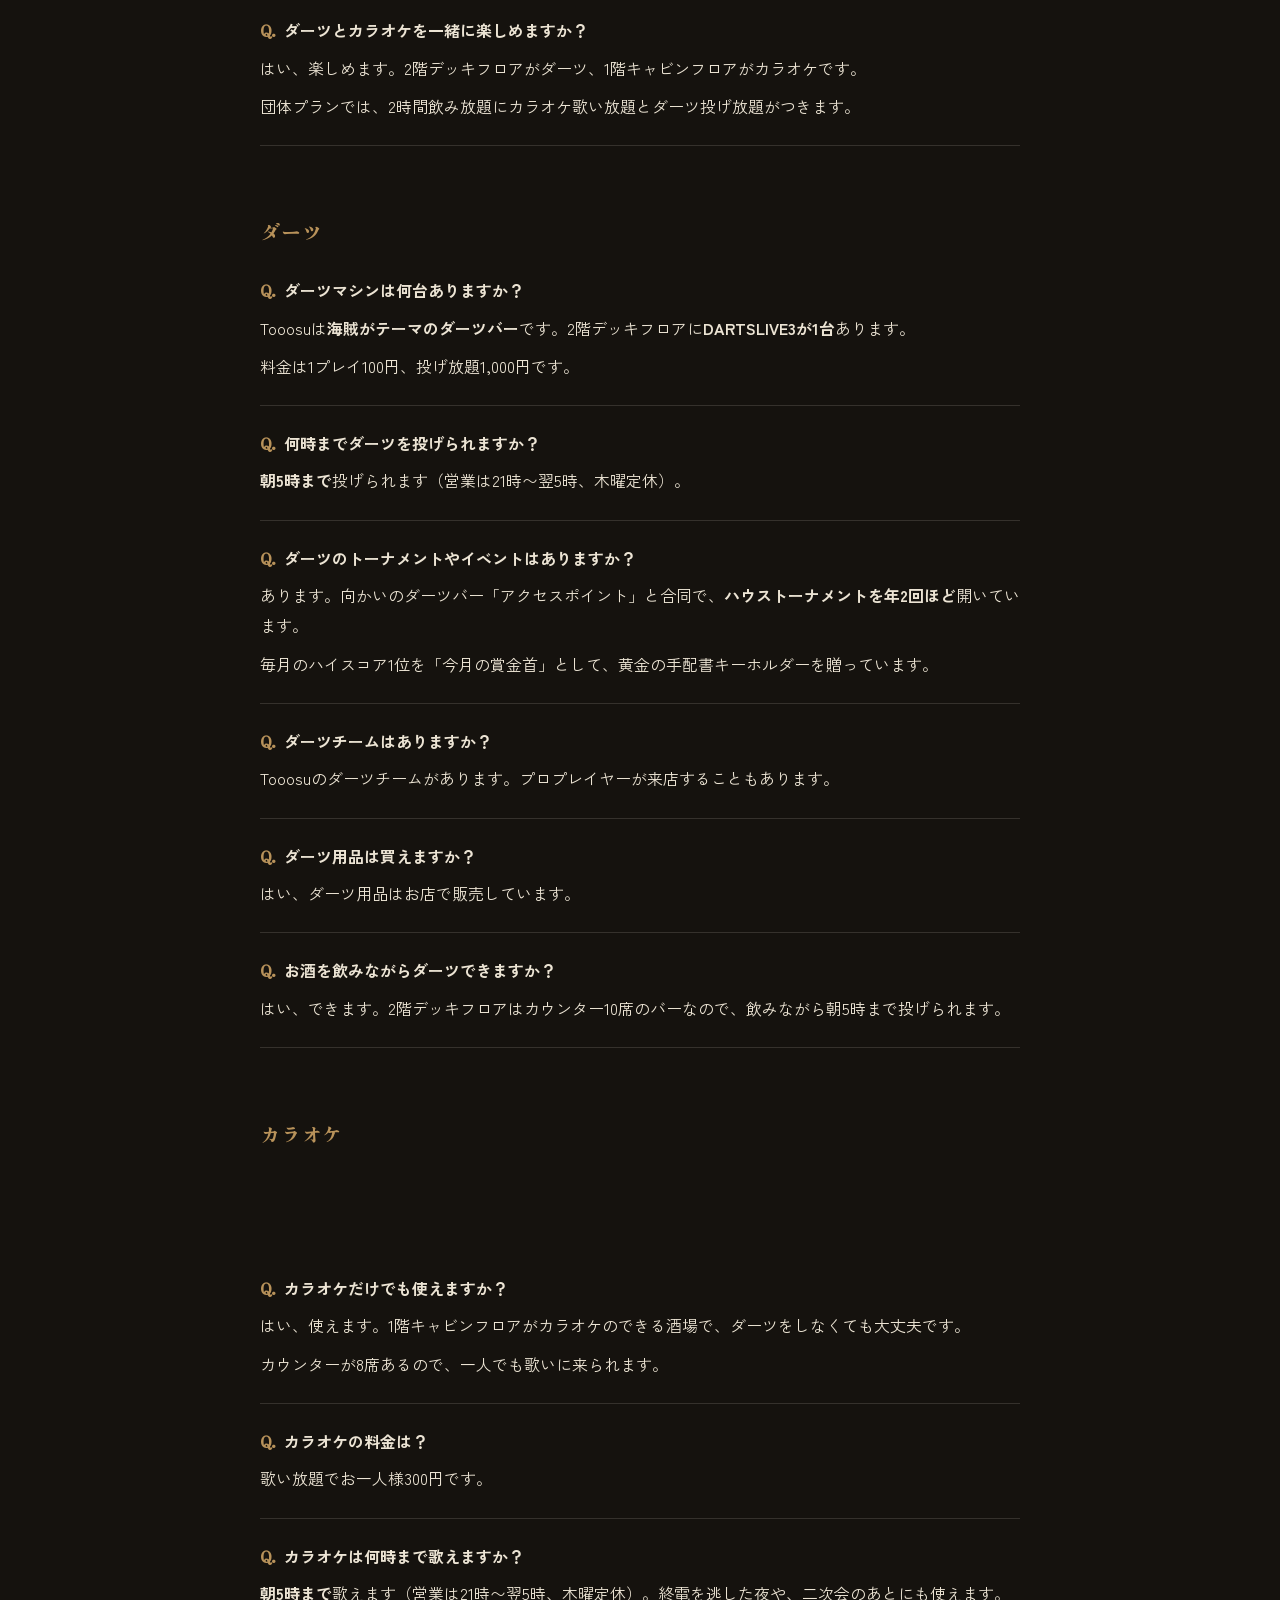
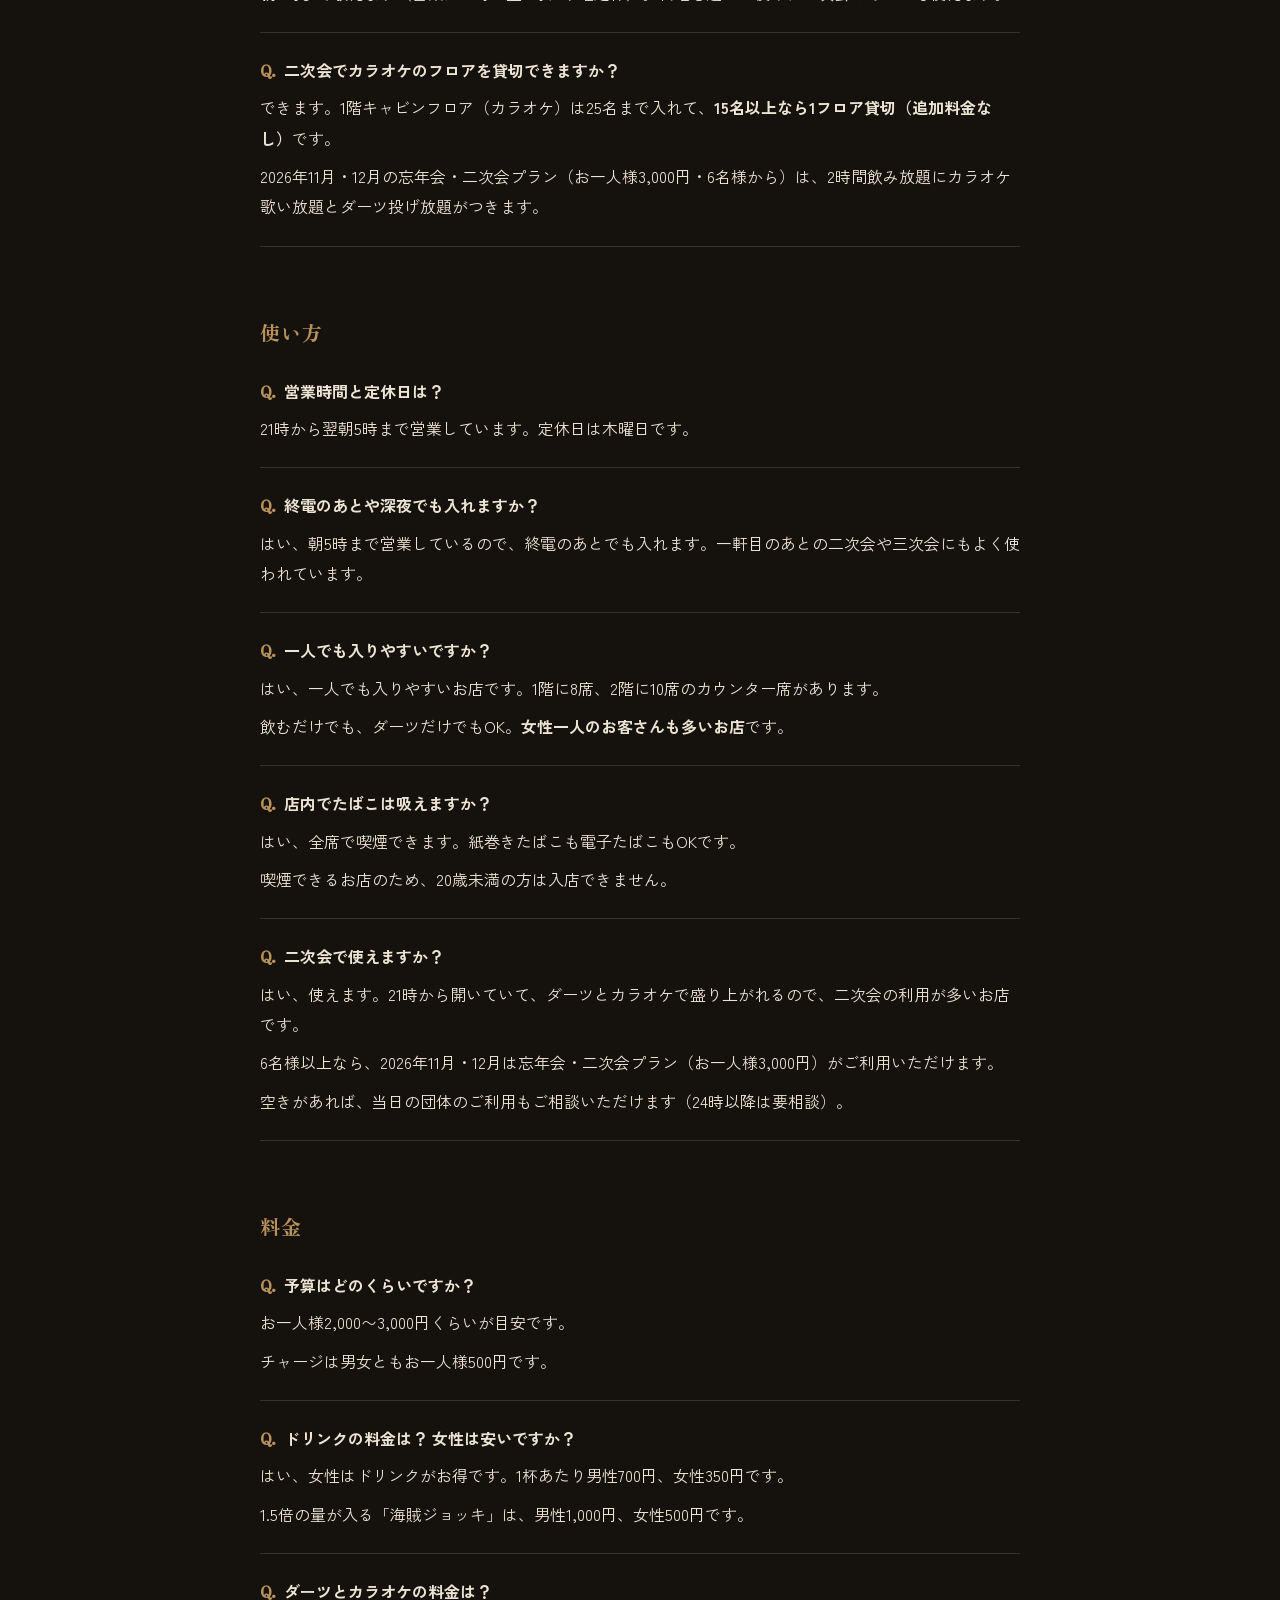
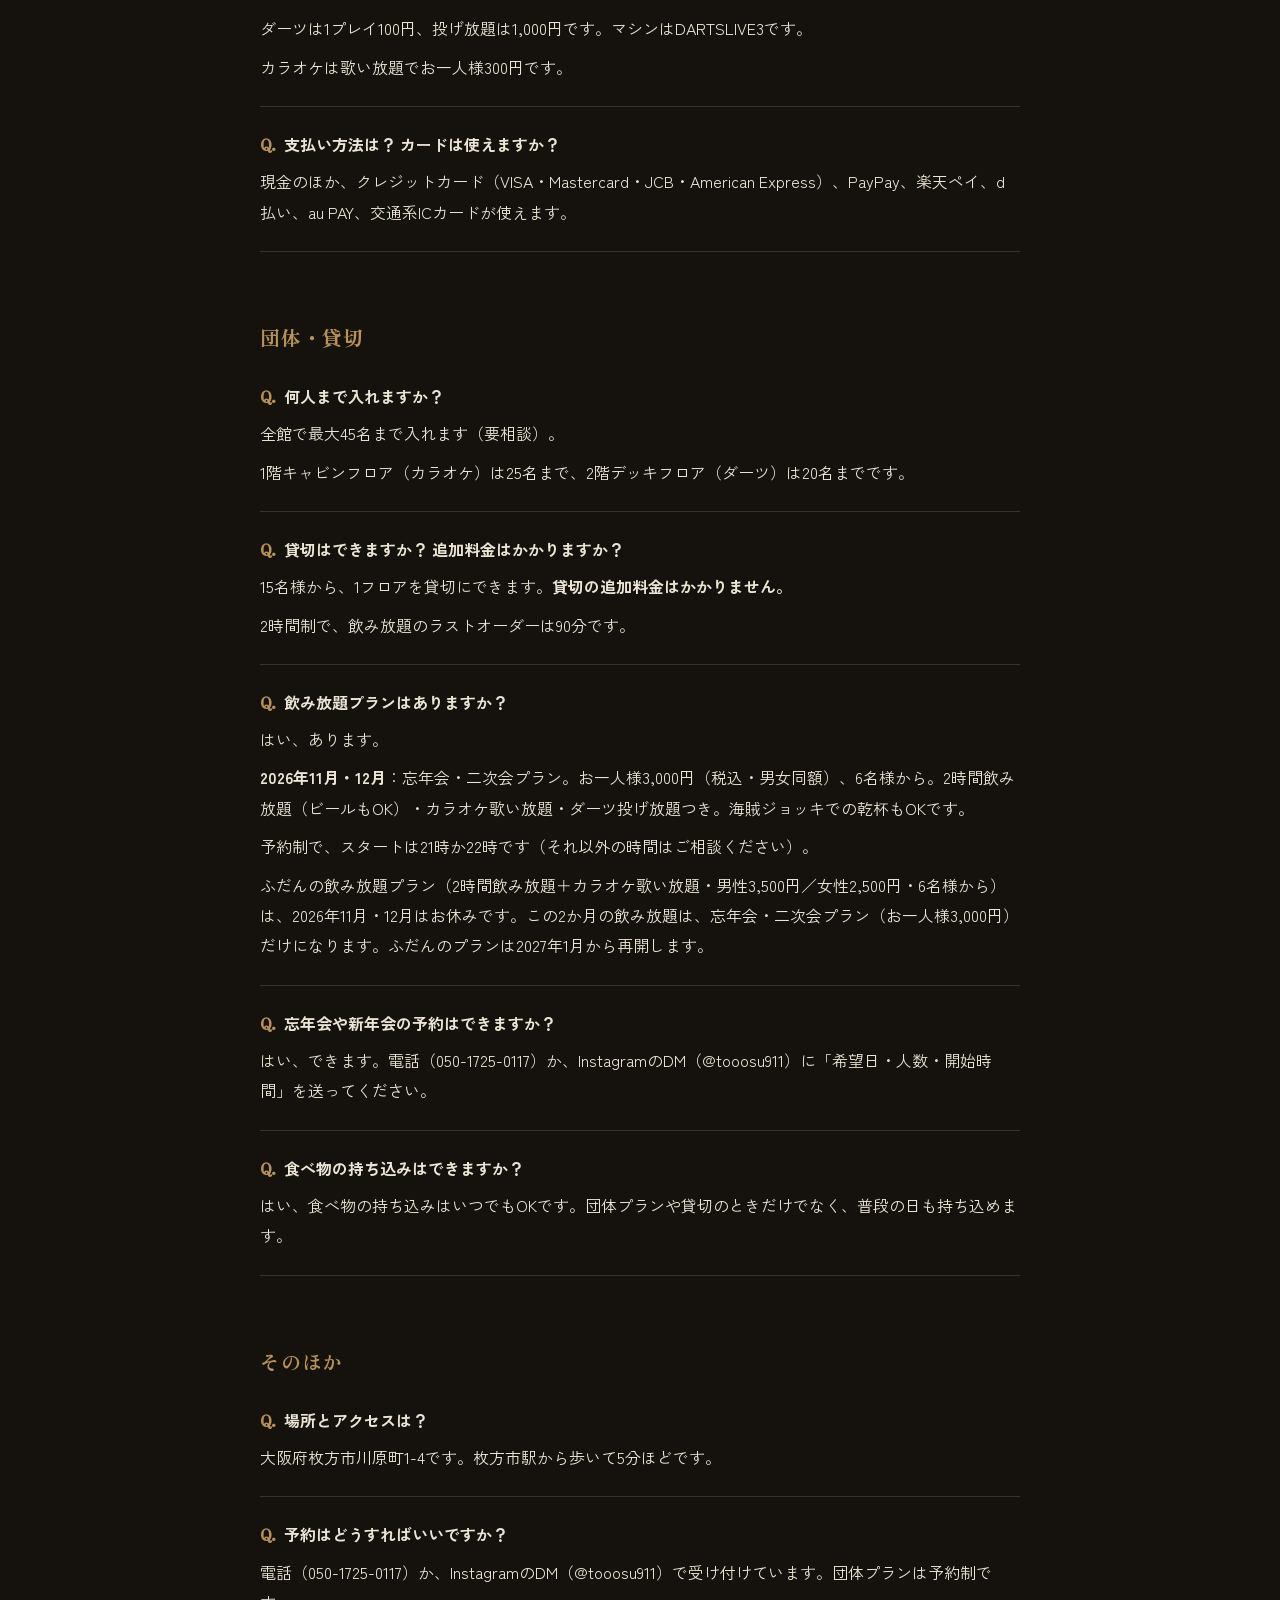
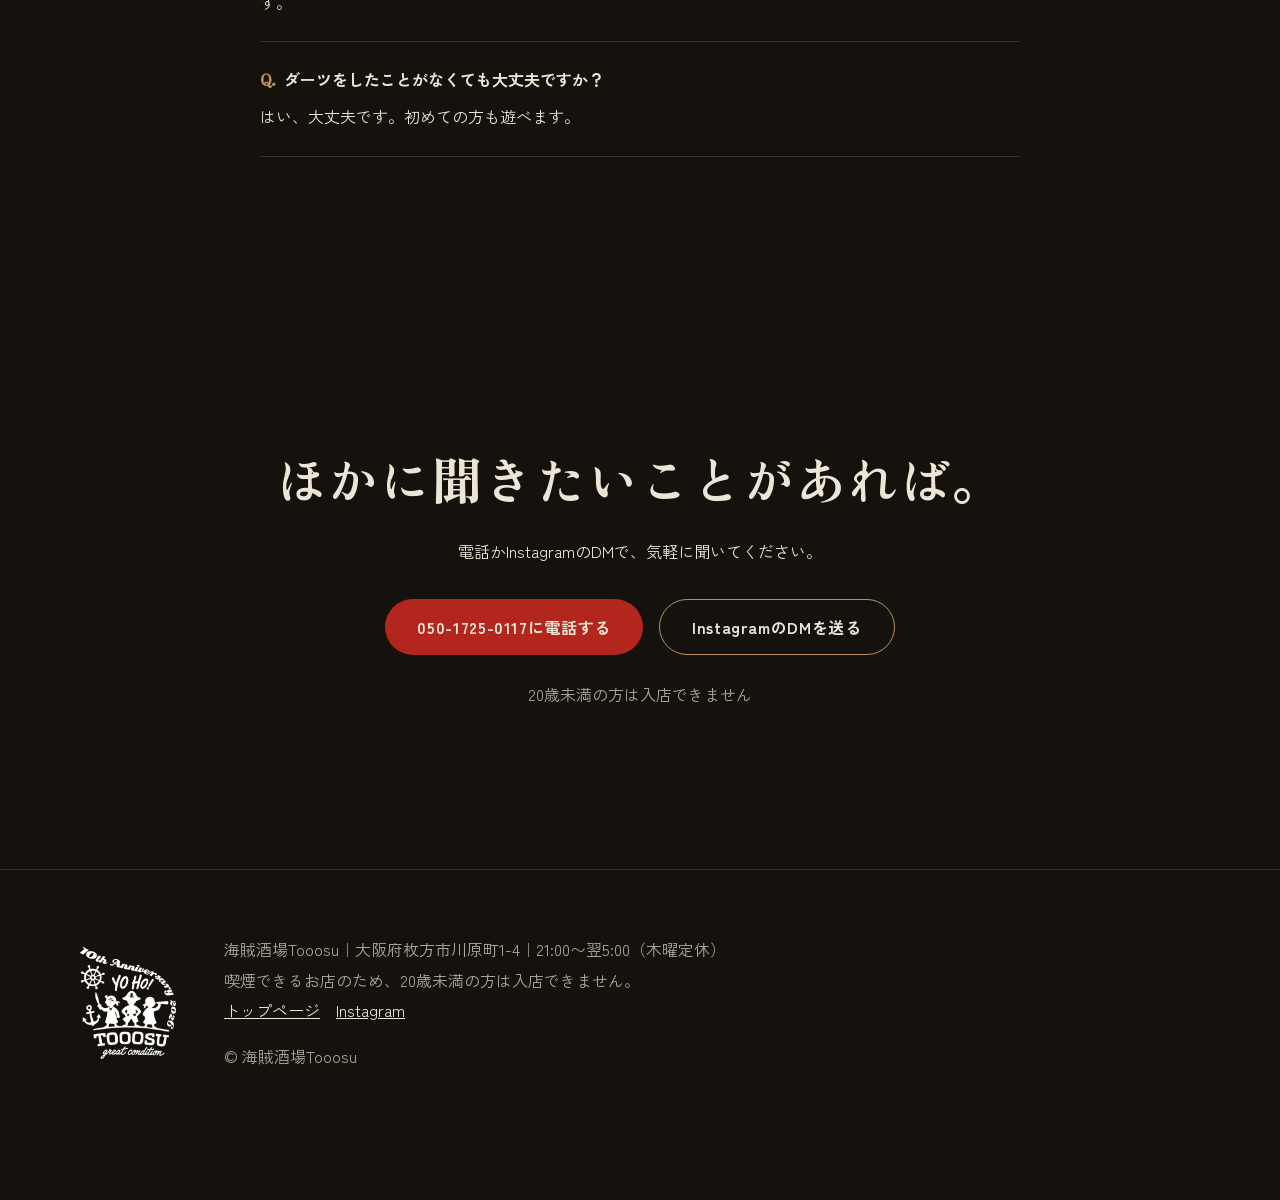
<file: faq/index.html>
<!doctype html>
<html lang="ja">
<head>
<meta charset="utf-8">
<meta name="viewport" content="width=device-width, initial-scale=1">
<title>よくある質問｜海賊酒場Tooosu（枚方のダーツ＆カラオケバー）</title>
<meta name="description" content="枚方・川原町の海賊がテーマのダーツ＆カラオケバー「海賊酒場Tooosu」のよくある質問。ダーツ（台数・トーナメント・ダーツ用品）、カラオケ（料金・営業時間・貸切）、営業時間、喫煙、一人での利用、料金（チャージ・ドリンク・カラオケ）、団体予約・貸切、支払い方法などにお答えします。">
<link rel="canonical" href="https://tooosu.github.io/faq/">
<meta property="og:type" content="article">
<meta property="og:title" content="よくある質問｜海賊酒場Tooosu">
<meta property="og:url" content="https://tooosu.github.io/faq/">
<meta property="og:site_name" content="海賊酒場Tooosu">
<meta property="og:locale" content="ja_JP">
<meta name="twitter:card" content="summary_large_image">
<meta property="og:image" content="https://tooosu.github.io/assets/img/ogp.jpg">
<link rel="preconnect" href="https://fonts.googleapis.com">
<link rel="preconnect" href="https://fonts.gstatic.com" crossorigin>
<link href="https://fonts.googleapis.com/css2?family=Zen+Antique&family=Zen+Kaku+Gothic+New:wght@400;700&display=swap" rel="stylesheet">
<link rel="icon" type="image/png" href="../assets/img/favicon.png">
<link rel="apple-touch-icon" href="../assets/img/apple-touch-icon.png">
<link rel="stylesheet" href="../assets/site.css">
<meta name="theme-color" content="#15120E">
</head>
<body>

<header class="hd small" id="hd">
  <div class="hd-in">
    <a class="hd-logo" href="../"><img src="../assets/img/logo.png" alt="" width="40" height="40"><span>海賊酒場Tooosu</span></a>
    <button class="hd-menu" type="button" aria-expanded="false" aria-controls="hd-nav"><span></span><span></span><span class="sr">メニュー</span></button>
    <nav class="hd-nav" id="hd-nav" aria-label="サイト内の案内">
      <a href="../#darts">ダーツ</a>
      <a href="../#karaoke">カラオケ</a>
      <a href="../#party">団体・貸切</a>
      <a href="../#price">料金</a>
      <a href="../#info">アクセス</a>
    </nav>
    <a class="hd-tel" href="tel:05017250117">電話で予約</a>
  </div>
</header>

<main>
<div class="page-head">
  <div class="wrap narrow">
        <h1>海賊酒場Tooosu<br>よくある質問</h1>
    <p>枚方・川原町の、海賊がテーマのダーツ＆カラオケバーです。</p>
  </div>
</div>

<section class="faq-sec">
  <div class="wrap narrow">
    <ul class="faq-nav">
      <li><a href="#shop">お店について</a></li>
      <li><a href="#darts">ダーツ</a></li>
      <li><a href="#karaoke">カラオケ</a></li>
      <li><a href="#use">使い方</a></li>
      <li><a href="#price">料金</a></li>
      <li><a href="#group">団体・貸切</a></li>
      <li><a href="#other">そのほか</a></li>
    </ul>

    <div class="faq-list" id="faq">

      <h2 id="shop">お店について</h2>

      <div class="faq-item">
        <h3>海賊酒場Tooosuはどんなお店ですか？</h3>
        <div class="a">
          <p>大阪府枚方市川原町にある、<strong>海賊がテーマのダーツ＆カラオケバー</strong>です。</p>
          <p>2階の「デッキフロア」でダーツ（DARTSLIVE3）、1階の「キャビンフロア」でカラオケが楽しめます。店内には舵や宝箱、海賊旗、ドクロの置物が飾られ、BGMはオリジナルの海賊テーマ曲。お客さんも海賊帽子をかぶって遊べます。</p>
        </div>
      </div>

      <div class="faq-item">
        <h3>いつからあるお店ですか？</h3>
        <div class="a">
          <p>2026年で10周年を迎えたお店です。10年続く枚方・川原町のダーツ＆カラオケバーが、いまは海賊がテーマの「海賊酒場」として営業しています。</p>
        </div>
      </div>

      <div class="faq-item">
        <h3>ダーツバーですか？ カラオケバーですか？</h3>
        <div class="a">
          <p>どちらもです。<strong>2階デッキフロアはダーツバー</strong>（DARTSLIVE3）、<strong>1階キャビンフロアはカラオケのできる酒場</strong>です。</p>
          <p>お店全体は、海賊がテーマのダーツ＆カラオケバーです。どちらのフロアにもカウンターがあり、飲むだけでも使えます。</p>
        </div>
      </div>

      <div class="faq-item">
        <h3>ほかのダーツバーと何が違いますか？</h3>
        <div class="a">
          <p>お店全体が海賊船の世界観になっていることです。</p>
          <p>1.5倍の量が入る「海賊ジョッキ」、宝箱から自由に取るおつまみ「指先の略奪品」、毎月のダーツのハイスコア1位を「今月の賞金首」として黄金の手配書キーホルダーを贈るイベントなど、海賊酒場ならではの楽しみがあります。</p>
        </div>
      </div>

      <div class="faq-item">
        <h3>「今月の賞金首」とは何ですか？</h3>
        <div class="a">
          <p>毎月のダーツのハイスコア1位の人のことです。</p>
          <p>ハイスコアは店内に掲示していて、月間1位になった人には、本人の海賊姿と名前が入った「黄金の手配書キーホルダー」をプレゼントしています。</p>
        </div>
      </div>

      <div class="faq-item">
        <h3>ダーツとカラオケを一緒に楽しめますか？</h3>
        <div class="a">
          <p>はい、楽しめます。2階デッキフロアがダーツ、1階キャビンフロアがカラオケです。</p>
          <p>団体プランでは、2時間飲み放題にカラオケ歌い放題とダーツ投げ放題がつきます。</p>
        </div>
      </div>

      <h2 id="darts">ダーツ</h2>

      <div class="faq-item">
        <h3>ダーツマシンは何台ありますか？</h3>
        <div class="a">
          <p>Tooosuは<strong>海賊がテーマのダーツバー</strong>です。2階デッキフロアに<strong>DARTSLIVE3が1台</strong>あります。</p>
          <p>料金は1プレイ100円、投げ放題1,000円です。</p>
        </div>
      </div>

      <div class="faq-item">
        <h3>何時までダーツを投げられますか？</h3>
        <div class="a">
          <p><strong>朝5時まで</strong>投げられます（営業は21時〜翌5時、木曜定休）。</p>
        </div>
      </div>

      <div class="faq-item">
        <h3>ダーツのトーナメントやイベントはありますか？</h3>
        <div class="a">
          <p>あります。向かいのダーツバー「アクセスポイント」と合同で、<strong>ハウストーナメントを年2回ほど</strong>開いています。</p>
          <p>毎月のハイスコア1位を「今月の賞金首」として、黄金の手配書キーホルダーを贈っています。</p>
        </div>
      </div>

      <div class="faq-item">
        <h3>ダーツチームはありますか？</h3>
        <div class="a">
          <p>Tooosuのダーツチームがあります。プロプレイヤーが来店することもあります。</p>
        </div>
      </div>

      <div class="faq-item">
        <h3>ダーツ用品は買えますか？</h3>
        <div class="a">
          <p>はい、ダーツ用品はお店で販売しています。</p>
        </div>
      </div>

      <div class="faq-item">
        <h3>お酒を飲みながらダーツできますか？</h3>
        <div class="a">
          <p>はい、できます。2階デッキフロアはカウンター10席のバーなので、飲みながら朝5時まで投げられます。</p>
        </div>
      </div>

      <h2 id="karaoke">カラオケ</h2>

      <div class="faq-item">
        <h3>カラオケだけでも使えますか？</h3>
        <div class="a">
          <p>はい、使えます。1階キャビンフロアがカラオケのできる酒場で、ダーツをしなくても大丈夫です。</p>
          <p>カウンターが8席あるので、一人でも歌いに来られます。</p>
        </div>
      </div>

      <div class="faq-item">
        <h3>カラオケの料金は？</h3>
        <div class="a">
          <p>歌い放題でお一人様300円です。</p>
        </div>
      </div>

      <div class="faq-item">
        <h3>カラオケは何時まで歌えますか？</h3>
        <div class="a">
          <p><strong>朝5時まで</strong>歌えます（営業は21時〜翌5時、木曜定休）。終電を逃した夜や、二次会のあとにも使えます。</p>
        </div>
      </div>

      <div class="faq-item">
        <h3>二次会でカラオケのフロアを貸切できますか？</h3>
        <div class="a">
          <p>できます。1階キャビンフロア（カラオケ）は25名まで入れて、<strong>15名以上なら1フロア貸切（追加料金なし）</strong>です。</p>
          <p>2026年11月・12月の忘年会・二次会プラン（お一人様3,000円・6名様から）は、2時間飲み放題にカラオケ歌い放題とダーツ投げ放題がつきます。</p>
        </div>
      </div>

      <h2 id="use">使い方</h2>

      <div class="faq-item">
        <h3>営業時間と定休日は？</h3>
        <div class="a">
          <p>21時から翌朝5時まで営業しています。定休日は木曜日です。</p>
        </div>
      </div>

      <div class="faq-item">
        <h3>終電のあとや深夜でも入れますか？</h3>
        <div class="a">
          <p>はい、朝5時まで営業しているので、終電のあとでも入れます。一軒目のあとの二次会や三次会にもよく使われています。</p>
        </div>
      </div>

      <div class="faq-item">
        <h3>一人でも入りやすいですか？</h3>
        <div class="a">
          <p>はい、一人でも入りやすいお店です。1階に8席、2階に10席のカウンター席があります。</p>
          <p>飲むだけでも、ダーツだけでもOK。<strong>女性一人のお客さんも多いお店</strong>です。</p>
        </div>
      </div>

      <div class="faq-item">
        <h3>店内でたばこは吸えますか？</h3>
        <div class="a">
          <p>はい、全席で喫煙できます。紙巻きたばこも電子たばこもOKです。</p>
          <p>喫煙できるお店のため、20歳未満の方は入店できません。</p>
        </div>
      </div>

      <div class="faq-item">
        <h3>二次会で使えますか？</h3>
        <div class="a">
          <p>はい、使えます。21時から開いていて、ダーツとカラオケで盛り上がれるので、二次会の利用が多いお店です。</p>
          <p>6名様以上なら、2026年11月・12月は忘年会・二次会プラン（お一人様3,000円）がご利用いただけます。</p>
          <p>空きがあれば、当日の団体のご利用もご相談いただけます（24時以降は要相談）。</p>
        </div>
      </div>

      <h2 id="price">料金</h2>

      <div class="faq-item">
        <h3>予算はどのくらいですか？</h3>
        <div class="a">
          <p>お一人様2,000〜3,000円くらいが目安です。</p>
          <p>チャージは男女ともお一人様500円です。</p>
        </div>
      </div>

      <div class="faq-item">
        <h3>ドリンクの料金は？ 女性は安いですか？</h3>
        <div class="a">
          <p>はい、女性はドリンクがお得です。1杯あたり男性700円、女性350円です。</p>
          <p>1.5倍の量が入る「海賊ジョッキ」は、男性1,000円、女性500円です。</p>
        </div>
      </div>

      <div class="faq-item">
        <h3>ダーツとカラオケの料金は？</h3>
        <div class="a">
          <p>ダーツは1プレイ100円、投げ放題は1,000円です。マシンはDARTSLIVE3です。</p>
          <p>カラオケは歌い放題でお一人様300円です。</p>
        </div>
      </div>

      <div class="faq-item">
        <h3>支払い方法は？ カードは使えますか？</h3>
        <div class="a">
          <p>現金のほか、クレジットカード（VISA・Mastercard・JCB・American Express）、PayPay、楽天ペイ、d払い、au PAY、交通系ICカードが使えます。</p>
        </div>
      </div>

      <h2 id="group">団体・貸切</h2>

      <div class="faq-item">
        <h3>何人まで入れますか？</h3>
        <div class="a">
          <p>全館で最大45名まで入れます（要相談）。</p>
          <p>1階キャビンフロア（カラオケ）は25名まで、2階デッキフロア（ダーツ）は20名までです。</p>
        </div>
      </div>

      <div class="faq-item">
        <h3>貸切はできますか？ 追加料金はかかりますか？</h3>
        <div class="a">
          <p>15名様から、1フロアを貸切にできます。<strong>貸切の追加料金はかかりません。</strong></p>
          <p>2時間制で、飲み放題のラストオーダーは90分です。</p>
        </div>
      </div>

      <div class="faq-item">
        <h3>飲み放題プランはありますか？</h3>
        <div class="a">
          <p>はい、あります。</p>
          <p><strong>2026年11月・12月</strong>：忘年会・二次会プラン。お一人様3,000円（税込・男女同額）、6名様から。2時間飲み放題（ビールもOK）・カラオケ歌い放題・ダーツ投げ放題つき。海賊ジョッキでの乾杯もOKです。</p>
          <p>予約制で、スタートは21時か22時です（それ以外の時間はご相談ください）。</p>
          <p>ふだんの飲み放題プラン（2時間飲み放題＋カラオケ歌い放題・男性3,500円／女性2,500円・6名様から）は、2026年11月・12月はお休みです。この2か月の飲み放題は、忘年会・二次会プラン（お一人様3,000円）だけになります。ふだんのプランは2027年1月から再開します。</p>
        </div>
      </div>

      <div class="faq-item">
        <h3>忘年会や新年会の予約はできますか？</h3>
        <div class="a">
          <p>はい、できます。電話（050-1725-0117）か、InstagramのDM（@tooosu911）に「希望日・人数・開始時間」を送ってください。</p>
        </div>
      </div>

      <div class="faq-item">
        <h3>食べ物の持ち込みはできますか？</h3>
        <div class="a">
          <p>はい、食べ物の持ち込みはいつでもOKです。団体プランや貸切のときだけでなく、普段の日も持ち込めます。</p>
        </div>
      </div>

      <h2 id="other">そのほか</h2>

      <div class="faq-item">
        <h3>場所とアクセスは？</h3>
        <div class="a">
          <p>大阪府枚方市川原町1-4です。枚方市駅から歩いて5分ほどです。</p>
        </div>
      </div>

      <div class="faq-item">
        <h3>予約はどうすればいいですか？</h3>
        <div class="a">
          <p>電話（050-1725-0117）か、InstagramのDM（@tooosu911）で受け付けています。団体プランは予約制です。</p>
        </div>
      </div>

      <div class="faq-item">
        <h3>ダーツをしたことがなくても大丈夫ですか？</h3>
        <div class="a">
          <p>はい、大丈夫です。初めての方も遊べます。</p>
        </div>
      </div>

    </div>
  </div>
</section>

<section class="last">
  <div class="wrap narrow">
    <h2>ほかに聞きたいことがあれば。</h2>
    <p>電話かInstagramのDMで、気軽に聞いてください。</p>
    <div class="btns">
      <a class="btn btn-red" href="tel:05017250117">050-1725-0117に電話する</a>
      <a class="btn btn-line" href="https://www.instagram.com/tooosu911/" target="_blank" rel="noopener">InstagramのDMを送る</a>
    </div>
    <p class="cap">20歳未満の方は入店できません</p>
  </div>
</section>
</main>

<footer class="ft">
  <div class="wrap ft-in">
    <img class="ft-10th" src="../assets/img/logo-10th.png" alt="Tooosu 10th Anniversary 2026" width="599" height="700" loading="lazy">
    <div>
      <p>海賊酒場Tooosu｜大阪府枚方市川原町1-4｜21:00〜翌5:00（木曜定休）</p>
      <p>喫煙できるお店のため、20歳未満の方は入店できません。</p>
      <p><a href="../">トップページ</a>　<a href="https://www.instagram.com/tooosu911/" target="_blank" rel="noopener">Instagram</a></p>
      <p class="copy">&copy; 海賊酒場Tooosu</p>
    </div>
  </div>
</footer>

<nav class="callbar" aria-label="予約">
  <a href="https://www.instagram.com/tooosu911/" target="_blank" rel="noopener">DMで予約</a>
  <a href="tel:05017250117" class="call">電話で予約</a>
</nav>

<script type="application/ld+json" id="faq-ld">
{
 "@context": "https://schema.org",
 "@type": "FAQPage",
 "mainEntity": [
  {
   "@type": "Question",
   "name": "海賊酒場Tooosuはどんなお店ですか？",
   "acceptedAnswer": {
    "@type": "Answer",
    "text": "大阪府枚方市川原町にある、海賊がテーマのダーツ＆カラオケバーです。 2階の「デッキフロア」でダーツ（DARTSLIVE3）、1階の「キャビンフロア」でカラオケが楽しめます。店内には舵や宝箱、海賊旗、ドクロの置物が飾られ、BGMはオリジナルの海賊テーマ曲。お客さんも海賊帽子をかぶって遊べます。"
   }
  },
  {
   "@type": "Question",
   "name": "いつからあるお店ですか？",
   "acceptedAnswer": {
    "@type": "Answer",
    "text": "2026年で10周年を迎えたお店です。10年続く枚方・川原町のダーツ＆カラオケバーが、いまは海賊がテーマの「海賊酒場」として営業しています。"
   }
  },
  {
   "@type": "Question",
   "name": "ダーツバーですか？ カラオケバーですか？",
   "acceptedAnswer": {
    "@type": "Answer",
    "text": "どちらもです。2階デッキフロアはダーツバー（DARTSLIVE3）、1階キャビンフロアはカラオケのできる酒場です。 お店全体は、海賊がテーマのダーツ＆カラオケバーです。どちらのフロアにもカウンターがあり、飲むだけでも使えます。"
   }
  },
  {
   "@type": "Question",
   "name": "ほかのダーツバーと何が違いますか？",
   "acceptedAnswer": {
    "@type": "Answer",
    "text": "お店全体が海賊船の世界観になっていることです。 1.5倍の量が入る「海賊ジョッキ」、宝箱から自由に取るおつまみ「指先の略奪品」、毎月のダーツのハイスコア1位を「今月の賞金首」として黄金の手配書キーホルダーを贈るイベントなど、海賊酒場ならではの楽しみがあります。"
   }
  },
  {
   "@type": "Question",
   "name": "「今月の賞金首」とは何ですか？",
   "acceptedAnswer": {
    "@type": "Answer",
    "text": "毎月のダーツのハイスコア1位の人のことです。 ハイスコアは店内に掲示していて、月間1位になった人には、本人の海賊姿と名前が入った「黄金の手配書キーホルダー」をプレゼントしています。"
   }
  },
  {
   "@type": "Question",
   "name": "ダーツとカラオケを一緒に楽しめますか？",
   "acceptedAnswer": {
    "@type": "Answer",
    "text": "はい、楽しめます。2階デッキフロアがダーツ、1階キャビンフロアがカラオケです。 団体プランでは、2時間飲み放題にカラオケ歌い放題とダーツ投げ放題がつきます。"
   }
  },
  {
   "@type": "Question",
   "name": "ダーツマシンは何台ありますか？",
   "acceptedAnswer": {
    "@type": "Answer",
    "text": "Tooosuは海賊がテーマのダーツバーです。2階デッキフロアにDARTSLIVE3が1台あります。 料金は1プレイ100円、投げ放題1,000円です。"
   }
  },
  {
   "@type": "Question",
   "name": "何時までダーツを投げられますか？",
   "acceptedAnswer": {
    "@type": "Answer",
    "text": "朝5時まで投げられます（営業は21時〜翌5時、木曜定休）。"
   }
  },
  {
   "@type": "Question",
   "name": "ダーツのトーナメントやイベントはありますか？",
   "acceptedAnswer": {
    "@type": "Answer",
    "text": "あります。向かいのダーツバー「アクセスポイント」と合同で、ハウストーナメントを年2回ほど開いています。 毎月のハイスコア1位を「今月の賞金首」として、黄金の手配書キーホルダーを贈っています。"
   }
  },
  {
   "@type": "Question",
   "name": "ダーツチームはありますか？",
   "acceptedAnswer": {
    "@type": "Answer",
    "text": "Tooosuのダーツチームがあります。プロプレイヤーが来店することもあります。"
   }
  },
  {
   "@type": "Question",
   "name": "ダーツ用品は買えますか？",
   "acceptedAnswer": {
    "@type": "Answer",
    "text": "はい、ダーツ用品はお店で販売しています。"
   }
  },
  {
   "@type": "Question",
   "name": "お酒を飲みながらダーツできますか？",
   "acceptedAnswer": {
    "@type": "Answer",
    "text": "はい、できます。2階デッキフロアはカウンター10席のバーなので、飲みながら朝5時まで投げられます。"
   }
  },
  {
   "@type": "Question",
   "name": "カラオケだけでも使えますか？",
   "acceptedAnswer": {
    "@type": "Answer",
    "text": "はい、使えます。1階キャビンフロアがカラオケのできる酒場で、ダーツをしなくても大丈夫です。 カウンターが8席あるので、一人でも歌いに来られます。"
   }
  },
  {
   "@type": "Question",
   "name": "カラオケの料金は？",
   "acceptedAnswer": {
    "@type": "Answer",
    "text": "歌い放題でお一人様300円です。"
   }
  },
  {
   "@type": "Question",
   "name": "カラオケは何時まで歌えますか？",
   "acceptedAnswer": {
    "@type": "Answer",
    "text": "朝5時まで歌えます（営業は21時〜翌5時、木曜定休）。終電を逃した夜や、二次会のあとにも使えます。"
   }
  },
  {
   "@type": "Question",
   "name": "二次会でカラオケのフロアを貸切できますか？",
   "acceptedAnswer": {
    "@type": "Answer",
    "text": "できます。1階キャビンフロア（カラオケ）は25名まで入れて、15名以上なら1フロア貸切（追加料金なし）です。 2026年11月・12月の忘年会・二次会プラン（お一人様3,000円・6名様から）は、2時間飲み放題にカラオケ歌い放題とダーツ投げ放題がつきます。"
   }
  },
  {
   "@type": "Question",
   "name": "営業時間と定休日は？",
   "acceptedAnswer": {
    "@type": "Answer",
    "text": "21時から翌朝5時まで営業しています。定休日は木曜日です。"
   }
  },
  {
   "@type": "Question",
   "name": "終電のあとや深夜でも入れますか？",
   "acceptedAnswer": {
    "@type": "Answer",
    "text": "はい、朝5時まで営業しているので、終電のあとでも入れます。一軒目のあとの二次会や三次会にもよく使われています。"
   }
  },
  {
   "@type": "Question",
   "name": "一人でも入りやすいですか？",
   "acceptedAnswer": {
    "@type": "Answer",
    "text": "はい、一人でも入りやすいお店です。1階に8席、2階に10席のカウンター席があります。 飲むだけでも、ダーツだけでもOK。女性一人のお客さんも多いお店です。"
   }
  },
  {
   "@type": "Question",
   "name": "店内でたばこは吸えますか？",
   "acceptedAnswer": {
    "@type": "Answer",
    "text": "はい、全席で喫煙できます。紙巻きたばこも電子たばこもOKです。 喫煙できるお店のため、20歳未満の方は入店できません。"
   }
  },
  {
   "@type": "Question",
   "name": "二次会で使えますか？",
   "acceptedAnswer": {
    "@type": "Answer",
    "text": "はい、使えます。21時から開いていて、ダーツとカラオケで盛り上がれるので、二次会の利用が多いお店です。 6名様以上なら、2026年11月・12月は忘年会・二次会プラン（お一人様3,000円）がご利用いただけます。 空きがあれば、当日の団体のご利用もご相談いただけます（24時以降は要相談）。"
   }
  },
  {
   "@type": "Question",
   "name": "予算はどのくらいですか？",
   "acceptedAnswer": {
    "@type": "Answer",
    "text": "お一人様2,000〜3,000円くらいが目安です。 チャージは男女ともお一人様500円です。"
   }
  },
  {
   "@type": "Question",
   "name": "ドリンクの料金は？ 女性は安いですか？",
   "acceptedAnswer": {
    "@type": "Answer",
    "text": "はい、女性はドリンクがお得です。1杯あたり男性700円、女性350円です。 1.5倍の量が入る「海賊ジョッキ」は、男性1,000円、女性500円です。"
   }
  },
  {
   "@type": "Question",
   "name": "ダーツとカラオケの料金は？",
   "acceptedAnswer": {
    "@type": "Answer",
    "text": "ダーツは1プレイ100円、投げ放題は1,000円です。マシンはDARTSLIVE3です。 カラオケは歌い放題でお一人様300円です。"
   }
  },
  {
   "@type": "Question",
   "name": "支払い方法は？ カードは使えますか？",
   "acceptedAnswer": {
    "@type": "Answer",
    "text": "現金のほか、クレジットカード（VISA・Mastercard・JCB・American Express）、PayPay、楽天ペイ、d払い、au PAY、交通系ICカードが使えます。"
   }
  },
  {
   "@type": "Question",
   "name": "何人まで入れますか？",
   "acceptedAnswer": {
    "@type": "Answer",
    "text": "全館で最大45名まで入れます（要相談）。 1階キャビンフロア（カラオケ）は25名まで、2階デッキフロア（ダーツ）は20名までです。"
   }
  },
  {
   "@type": "Question",
   "name": "貸切はできますか？ 追加料金はかかりますか？",
   "acceptedAnswer": {
    "@type": "Answer",
    "text": "15名様から、1フロアを貸切にできます。貸切の追加料金はかかりません。 2時間制で、飲み放題のラストオーダーは90分です。"
   }
  },
  {
   "@type": "Question",
   "name": "飲み放題プランはありますか？",
   "acceptedAnswer": {
    "@type": "Answer",
    "text": "はい、あります。 2026年11月・12月：忘年会・二次会プラン。お一人様3,000円（税込・男女同額）、6名様から。2時間飲み放題（ビールもOK）・カラオケ歌い放題・ダーツ投げ放題つき。海賊ジョッキでの乾杯もOKです。 予約制で、スタートは21時か22時です（それ以外の時間はご相談ください）。 ふだんの飲み放題プラン（2時間飲み放題＋カラオケ歌い放題・男性3,500円／女性2,500円・6名様から）は、2026年11月・12月はお休みです。この2か月の飲み放題は、忘年会・二次会プラン（お一人様3,000円）だけになります。ふだんのプランは2027年1月から再開します。"
   }
  },
  {
   "@type": "Question",
   "name": "忘年会や新年会の予約はできますか？",
   "acceptedAnswer": {
    "@type": "Answer",
    "text": "はい、できます。電話（050-1725-0117）か、InstagramのDM（@tooosu911）に「希望日・人数・開始時間」を送ってください。"
   }
  },
  {
   "@type": "Question",
   "name": "食べ物の持ち込みはできますか？",
   "acceptedAnswer": {
    "@type": "Answer",
    "text": "はい、食べ物の持ち込みはいつでもOKです。団体プランや貸切のときだけでなく、普段の日も持ち込めます。"
   }
  },
  {
   "@type": "Question",
   "name": "場所とアクセスは？",
   "acceptedAnswer": {
    "@type": "Answer",
    "text": "大阪府枚方市川原町1-4です。枚方市駅から歩いて5分ほどです。"
   }
  },
  {
   "@type": "Question",
   "name": "予約はどうすればいいですか？",
   "acceptedAnswer": {
    "@type": "Answer",
    "text": "電話（050-1725-0117）か、InstagramのDM（@tooosu911）で受け付けています。団体プランは予約制です。"
   }
  },
  {
   "@type": "Question",
   "name": "ダーツをしたことがなくても大丈夫ですか？",
   "acceptedAnswer": {
    "@type": "Answer",
    "text": "はい、大丈夫です。初めての方も遊べます。"
   }
  }
 ]
}
</script>
<script src="../assets/site.js"></script>
</body>
</html>
</file>
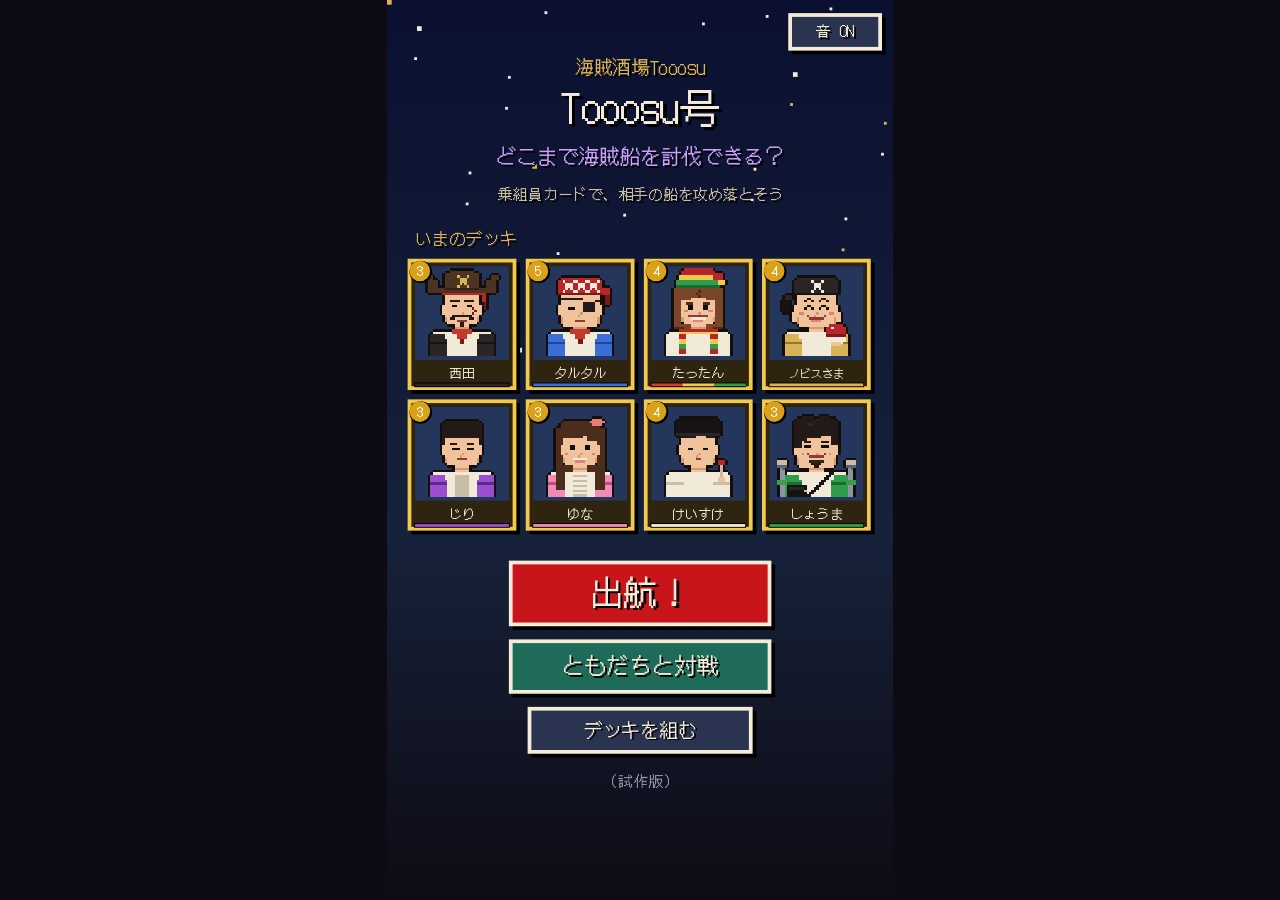
<file: game-test/index.html>
<!doctype html>
<html lang="ja"><head><meta charset="utf-8">
<meta name="robots" content="noindex,nofollow">
<meta name="viewport" content="width=device-width,initial-scale=1,maximum-scale=1,user-scalable=no">
<title>Tooosu号 海賊船討伐（試作）</title>
<link href="https://fonts.googleapis.com/css2?family=DotGothic16&display=swap" rel="stylesheet">
<style>
html,body{margin:0;height:100%;background:#0e0b14;display:flex;align-items:center;justify-content:center;overflow:hidden;touch-action:none;-webkit-user-select:none;user-select:none;-webkit-touch-callout:none}
canvas{display:block;margin:0 auto;touch-action:none}
</style></head><body><canvas id="c"></canvas>
<script>
// Tooosu号 vs タコ海賊団 試作版(陣取りバトル)
// 乗組員カードを出して、相手のマストを折り、船長室をねらう。3分間。
const W=540,H=960;
const REVIEW_URL='';                    // Googleの口コミのリンク(あとで入れる)
const cv=document.getElementById('c'),g=cv.getContext('2d');
let S=1;
function fit(){const dpr=window.devicePixelRatio||1;S=Math.min(innerWidth/W,innerHeight/H);
  cv.style.width=W*S+'px';cv.style.height=H*S+'px';cv.width=Math.round(W*S*dpr);cv.height=Math.round(H*S*dpr);
  g.setTransform(S*dpr,0,0,S*dpr,0,0);g.imageSmoothingEnabled=false}
addEventListener('resize',fit);fit();

// ===== ドット絵(乗組員紹介リールと同じ描き方) =====
const PAL={K:'#140e0c',S:'#f0c39c',s:'#d29a72',H:'#231917',R:'#b8262b',r:'#7a181c',W:'#f2ead8',w:'#c9bda5',
B:'#74462a',b:'#4c2c1a',N:'#2b2526',n:'#171314',E:'#140e0c',P:'#221a1a',T:'#4d3322',t:'#33221a',C:'#c23a2b',M:'#8f3a3a',O:'#e3807c',G:'#d9b25a',
V:'#9b4fd0',v:'#5f2a8a',X:'#e0533a',x:'#93301f',Y:'#f2c94c',L:'#2f9e4a',l:'#1d6b31',D:'#7a4528',d:'#4e2a17',g:'#9a7428',I:'#f28ab8',i:'#b8507e',U:'#3a6fd8',u:'#22449a',J:'#f08a24',j:'#a85810'};
// イメージカラー(2026-11-28 はちから)：服とカードの帯に使う
const IC={nishida:['#2b2526'],nobisu:['#d9b25a'],tattan:['#d43a2f','#f2c94c','#2f9e4a'],yuna:['#f28ab8'],shoma:['#2f9e4a'],keisuke:['#f2ead8'],jiri:['#9b4fd0'],kochi:['#3a6fd8'],zekkocho:['#d43a2f'],hachi:['#f08a24']};
function icBar(k,x,y,w,h){const c=IC[k];if(!c)return;g.fillStyle='#000';g.fillRect(x-1,y-1,w+2,h+2);const s=w/c.length;c.forEach((v,i)=>{g.fillStyle=v;g.fillRect(x+i*s,y,Math.ceil(s),h)})}
const GW=32,GH=36;
function make(build,blink){
  const gr=[...Array(GH)].map(()=>Array(GW).fill('.'));
  const px=(x,y,c)=>{if(x>=0&&x<GW&&y>=0&&y<GH)gr[y][x]=c};
  const rect=(x,y,w,h,c)=>{for(let j=0;j<h;j++)for(let i=0;i<w;i++)px(x+i,y+j,c)};
  const eye=(x,y,w,h)=>{if(blink)rect(x,y+h-1,w,1,'E');else rect(x,y,w,h,'E')};
  build({px,rect,eye});
  return paint(gr);
}
function paint(gr){ // 色のとなりの空白を黒い輪郭にして、キャンバスに描く
  const h=gr.length,w=gr[0].length,c=document.createElement('canvas');c.width=w;c.height=h;const x2=c.getContext('2d');
  for(let y=0;y<h;y++)for(let x=0;x<w;x++){let v=gr[y][x];
    if(v==='.'){if([[1,0],[-1,0],[0,1],[0,-1]].some(([dx,dy])=>{const q=(gr[y+dy]||[])[x+dx];return q&&q!=='.'}))v='K';else continue}
    x2.fillStyle=PAL[v];x2.fillRect(x,y,1,1)}
  return c;
}
function spr(rows){const w=rows[0].length+2;return paint([Array(w).fill('.'),...rows.map(r=>['.',...r.split(''),'.']),Array(w).fill('.')])}
function face(d,{wide=0,low=0}={}){
  const {rect,px}=d,x0=9-wide,w=14+wide*2;
  rect(x0,10,w,13+low,'S');rect(x0,22+low,1,1,'.');rect(x0+w-1,22+low,1,1,'.');
  rect(x0-1,15,1,4,'S');rect(x0+w,15,1,4,'S');
  rect(x0,20,1,2+low,'s');rect(x0+w-1,20,1,2+low,'s');
  px(16,18,'s');px(15,19,'s');
}
function body(d,{vest='B',vd='b',scarf=true,ruffle=false}={}){
  const {rect}=d;
  rect(13,23,6,3,'S');rect(13,24,6,1,'s');
  rect(3,27,26,9,'W');rect(4,26,24,1,'W');
  rect(3,27,7,9,vest);rect(22,27,7,9,vest);
  rect(3,30,7,1,vd);rect(22,30,7,1,vd);
  rect(9,26,2,3,'W');rect(21,26,2,3,'W');
  if(ruffle){for(let y=27;y<36;y+=2)rect(13,y,6,1,'w')}
  if(scarf){rect(12,25,8,2,'C');rect(14,27,4,2,'C');rect(15,29,2,2,'r')}
}
function skull(d,cx,y,c='W'){
  const {px,rect}=d;rect(cx-1,y,3,2,c);px(cx-1,y+2,c);px(cx+1,y+2,c);
  px(cx-2,y+3,c);px(cx+2,y+3,c);px(cx-2,y-1,c);px(cx+2,y-1,c);
}
const DRAW=[
 d=>{face(d);body(d,{vest:'N',vd:'n'});const {rect,px,eye}=d;
   rect(8,9,16,2,'R');rect(24,10,2,4,'R');rect(25,14,1,3,'r');
   rect(9,2,14,7,'T');rect(11,1,10,1,'T');
   rect(2,8,28,2,'T');rect(2,5,4,3,'T');rect(26,5,4,3,'T');rect(1,3,3,2,'T');rect(28,3,3,2,'T');
   rect(9,8,14,1,'t');skull(d,16,4,'G');
   rect(11,13,4,1,'H');rect(17,13,4,1,'H');
   eye(12,15,2,1);eye(18,15,2,1);
   rect(12,19,8,1,'H');rect(11,20,2,1,'H');rect(19,20,2,1,'H');
   rect(14,21,4,1,'M');rect(15,22,2,2,'H');
   px(20,16,'r');px(21,17,'r');px(20,18,'r');},
 d=>{face(d,{wide:1,low:1});body(d,{vest:'U',vd:'u'});const {rect}=d;
   rect(7,5,18,6,'R');rect(8,4,16,1,'R');rect(7,10,18,1,'r');
   skull(d,11,6);skull(d,16,6);skull(d,21,6);
   rect(25,8,3,3,'R');rect(26,11,2,4,'r');
   rect(17,14,5,4,'P');rect(8,12,9,1,'P');rect(22,13,2,1,'P');
   rect(11,16,3,1,'E');rect(14,21,4,1,'M');},
 d=>{const {rect,px,eye}=d; // たったん：茶色のボブ＋ラスタ帽＋マフラータオル（レゲエ）
   rect(6,8,20,17,'D');face(d);body(d,{vest:'W',vd:'W',scarf:false});
   rect(6,12,3,13,'D');rect(23,12,3,13,'D');rect(6,24,4,1,'d');rect(22,24,4,1,'d');
   rect(9,9,14,3,'D');px(16,9,'d');px(15,10,'d');px(16,11,'d');px(9,12,'D');px(22,12,'D');rect(10,12,3,1,'D');rect(19,12,3,1,'D');
   rect(9,1,14,2,'R');rect(8,3,16,2,'Y');rect(7,5,18,2,'L');rect(7,7,18,1,'l');rect(10,0,12,1,'R');
   rect(22,2,4,3,'R');rect(24,5,3,2,'Y');
   eye(12,15,2,2);eye(18,15,2,2);rect(11,14,3,1,'d');rect(18,14,3,1,'d');
   px(10,17,'O');px(11,17,'O');px(20,17,'O');px(21,17,'O');
   rect(12,19,8,1,'M');rect(13,20,6,1,'W');rect(14,21,4,1,'O');
   rect(8,25,16,2,'R');rect(8,26,16,1,'Y');
   rect(8,27,3,8,'R');rect(8,29,3,2,'Y');rect(8,31,3,2,'L');rect(8,33,3,2,'R');
   rect(21,27,3,8,'R');rect(21,29,3,2,'Y');rect(21,31,3,2,'L');rect(21,33,3,2,'R');},
 d=>{face(d,{wide:1,low:1});body(d,{vest:'G',vd:'g',scarf:false});const {rect,px}=d;
   rect(7,15,1,7,'S');rect(6,18,1,4,'S');rect(24,15,1,7,'S');rect(25,18,1,4,'S');
   rect(7,5,18,6,'N');rect(8,4,16,1,'N');rect(7,10,18,1,'n');
   skull(d,16,6);
   rect(3,11,3,2,'N');rect(2,13,3,5,'n');
   px(11,13,'H');rect(12,12,2,1,'H');px(14,13,'H');px(17,13,'H');rect(18,12,2,1,'H');px(20,13,'H');
   px(11,16,'E');rect(12,15,2,1,'E');px(14,16,'E');px(17,16,'E');rect(18,15,2,1,'E');px(20,16,'E');
   rect(9,18,2,1,'O');rect(21,18,2,1,'O');
   px(12,19,'M');px(19,19,'M');rect(13,20,6,1,'M');rect(14,21,4,1,'O');
   rect(21,23,6,1,'R');rect(20,24,8,3,'R');rect(20,27,8,1,'r');rect(20,28,8,2,'W');rect(21,30,6,1,'W');px(22,24,'W');
   rect(22,30,4,2,'S');},
];
const IMG=DRAW.map(f=>({open:make(f,false),shut:make(f,true)}));

// ===== 敵 =====
const EN={
 crab:{img:spr(["XX.........XX","X.X.......X.X","XXX.W...W.XXX",".X..E...E..X.","..XXXXXXXXX..",".XXXXXXXXXXX.","XXXXXXXXXXXXX",".XXxxxxxxxXX.","X.X.X...X.X.X"]),hp:2,spd:58,r:17,coin:1,sc:2.6},
 octo:{img:spr(["...VVVVV...",".VVVVVVVVV.","VVVVVVVVVVV","VVWWVVVWWVV","VVWEVVVWEVV","VVVVVVVVVVV",".VVVvvvVVV.","VV.VV.VV.VV","V..V..V..V.","V...V.V...V"]),hp:3,spd:40,r:18,coin:2,sc:2.6},
 gull:{img:spr(["WW.........WW","wWW.......WWw",".wWWW...WWWw.","...WWWWWWW...","....WWWWEWY..",".....WWWWW..."]),hp:1,spd:100,r:15,coin:1,sc:2.4},
 boss:{hp:80,spd:15,r:56,coin:25,sc:8},
};
EN.boss.img=EN.octo.img;
const COINIMG=spr([".YYY.","YYGYY","YYGYY","YYGYY",".YYY."]);
const HEART=spr([".O.O.","OOOOO","OOOOO",".OOO.","..O.."]);

// ===== 道具 =====
const clamp=(v,a=0,b=1)=>Math.max(a,Math.min(b,v));
const rand=(a,b)=>a+Math.random()*(b-a);
const dist=(a,b)=>Math.hypot(a.x-b.x,a.y-b.y);
function txt(s,x,y,size,col,align='center',shadow=true){
  g.font=`${size}px "DotGothic16"`;g.textAlign=align;g.textBaseline='alphabetic';
  if(shadow){g.fillStyle='#000';g.fillText(s,x+Math.max(2,size/12),y+Math.max(2,size/12))}
  g.fillStyle=col;g.fillText(s,x,y);
}
function wrap(s,maxW,size){g.font=`${size}px "DotGothic16"`;const out=[];let line='';
  for(const ch of s){if(g.measureText(line+ch).width>maxW){out.push(line);line=ch}else line+=ch}
  if(line)out.push(line);return out}
function box(x,y,w,h,fill='#120f1c',border='#d9b25a'){g.fillStyle='#000';g.fillRect(x+4,y+4,w,h);g.fillStyle=border;g.fillRect(x,y,w,h);g.fillStyle=fill;g.fillRect(x+4,y+4,w-8,h-8)}
let btns=[];
function button(label,x,y,w,h,fn,col='#c8141b',size=28){box(x,y,w,h,col,'#f4ecd8');txt(label,x+w/2,y+h/2+size*.36,size,'#f4ecd8');btns.push({x,y,w,h,fn})}
function store(k,v){try{if(v===undefined)return localStorage.getItem(k);localStorage.setItem(k,v)}catch(e){return null}}

// ===== 盤面 =====
// 上半分＝タコ海賊団の岩場、下半分＝Tooosu号の甲板。まん中の海に橋が2本。
const RIV0=402,RIV1=452,BOW=12,LANES=[96,270,444],ZONE0=RIV1+12,ZONE1=826;
const MATCH=180;                       // 1試合の秒数(3分)
const MIDT=60,FASTT=120,SD=60,BRK=15;   // 1分後にまん中の橋・2分後にコイン2倍・引き分けはサドンデス1分・こわれた橋は15秒で直る

// ===== カード(乗組員) =====
const CREW={
 nishida:{name:'西田',title:'宴の切り込み隊長',img:0,cost:3,count:2,hp:380,dmg:80,rate:1.0,range:80,spd:68,air:true,proj:'baseball',first:3,r:15,
   info:['2人で切り込み、野球ボールを投げる。足が速い','最初の1球は全力ストレート（負けず嫌い）']},
 kochi:{name:'タルタル',title:'土佐の海賊',img:1,cost:5,hp:1400,dmg:120,rate:1.2,range:30,splash:62,spd:34,air:false,r:24,sc:1.85,
   info:['鉄球でまとめて攻撃。打たれ強い。空の敵は苦手','倒すたびテキーラで速くなる。4杯で寝る']},
 tattan:{name:'たったん',title:'愛されスター',img:2,cost:4,count:3,hp:300,dmg:30,rate:.5,range:140,spd:50,air:true,proj:'heart',r:15,
   info:['3人組でハートを連射。近くで倒れた敵が仲間に','775が大好き。ポウチャス！でハートの雨（回復）。たまに転ぶ']},
 nobisu:{name:'ノビスさま',title:'海賊団の用心棒',img:3,sc:1.85,cost:4,hp:1500,dmg:90,rate:1.0,range:22,spd:40,air:false,guard:130,r:24,
   info:['近くの敵の攻撃を引きつけて、仲間を守る','倒れるとガチャのカプセル。中身はお楽しみ']},
 jiri:{name:'じり',title:'静かなる聞き上手',img:9,cost:3,hp:950,dmg:0,rate:1,range:50,spd:42,air:false,listen:true,r:15,
   info:['攻撃はしない。近くの敵が話に聞き入って手が止まる','平和主義。打たれ強い']},
 yuna:{name:'ゆな',title:'人懐っこい天使',img:10,cost:3,hp:420,dmg:40,rate:.9,range:120,spd:48,air:true,proj:'star',cheer:true,r:15,
   info:['近くの仲間をほめて、攻撃を速くする','時間がたつほど、ほめる範囲が広がる']},
 keisuke:{name:'けいすけ',title:'寡黙なる狙撃手',img:11,cost:4,hp:320,dmg:230,rate:2.4,range:290,spd:38,air:true,proj:'dart',r:15,
   info:['とても遠くから、ダーツで1体を狙い撃つ','しょうまが近くにいると速くなる']},
 shoma:{name:'しょうま',title:'笑顔の外交官',img:12,cost:3,hp:480,dmg:55,rate:1.0,range:130,spd:46,air:true,proj:'dart',r:15,
   info:['場にいる間、コインが少し早くたまる','けいすけが近くにいると、2人とも速くなる']},
 sailor:{name:'見習い水夫',title:'見習い水夫',img:7,sc:.9,cost:2,count:4,hp:95,dmg:32,rate:.9,range:12,spd:62,air:false,r:11,
   info:['4人で一気に攻める。1人1人は弱い','空の敵は苦手']},
 barrel:{name:'樽ばくだん',title:'樽ばくだん',img:8,cost:3,spell:true,dmg:260,tdmg:110,rad:72,
   info:['船長室から投げて、まとめて吹きとばす','橋に当てると、15秒わたれなくなる']},
 net:{name:'投げ網',title:'投げ網',img:0,cost:2,spell:true,dmg:40,rad:62,hold:3,
   info:['船長室から投げて、敵を3秒つかまえる','空の敵にも当たる。相手の陣地にも投げられる']},
 hachi:{name:'ハチ',title:'AI海賊工房',img:4,cost:5,struct:true,hp:900,life:40,every:3.5,spawn:'aipirate',r:24,
   info:['置くとAI海賊を出し続ける建物','40秒たつとこわれる']},
 zekkocho:{name:'絶好調の人',title:'エンターテイナー',img:6,cost:4,hp:560,dmg:95,rate:1.6,range:115,splash:55,spd:46,air:true,fly:true,proj:'bonsai',r:16,
   info:['空を飛んで、盆栽を投げてまとめて攻撃','空の敵にも当たる']},
 aipirate:{name:'AI海賊',title:'AI海賊',img:5,sc:.9,hp:200,dmg:48,rate:.9,range:12,spd:58,air:false,r:11,info:[]},
};
PAL.A='#4fd6ff';PAL.a='#1e7fa8';PAL.Q='#8c96a3';PAL.q='#5a636e';PAL.F='#3f9a4a';PAL.f='#2a6a33';
// AI海賊・絶好調の人(仮の絵。顔写真をもらったら描き直す)
// ハチ：工房の屋根から本人が顔を出している(名刺の写真から：長めのウェーブ髪＋明るいメッシュ・あごひげ・笑顔)
const WORKSHOP=d=>{const {rect,px,eye}=d;
  rect(2,24,28,3,'J');rect(1,26,30,1,'j');rect(3,27,26,9,'B');rect(3,27,26,1,'b');
  rect(6,29,7,5,'n');rect(7,30,5,3,'A');px(8,31,'W');px(10,31,'W');
  rect(20,29,6,7,'t');px(24,32,'G');
  face(d);
  rect(10,4,12,1,'H');rect(8,5,16,1,'H');rect(7,6,18,4,'H');px(16,7,'s');px(16,8,'s');
  rect(9,10,6,2,'H');rect(18,10,5,2,'H');px(9,12,'H');px(22,12,'H');
  rect(6,10,3,15,'H');rect(23,10,3,15,'H');rect(5,17,1,8,'H');rect(26,17,1,8,'H');rect(7,25,2,1,'H');rect(23,25,2,1,'H');
  rect(11,5,1,4,'G');rect(20,6,1,4,'G');rect(7,13,1,5,'G');rect(24,12,1,5,'G');
  rect(6,19,1,5,'G');rect(25,19,1,5,'G');rect(5,22,1,3,'G');rect(26,22,1,3,'G');rect(7,25,1,1,'G');rect(24,25,1,1,'G');
  rect(11,13,3,1,'H');rect(18,13,3,1,'H');
  eye(12,15,2,2);eye(18,15,2,2);
  rect(13,19,2,1,'H');rect(17,19,2,1,'H');
  rect(13,20,6,2,'M');rect(13,20,6,1,'W');
  rect(14,22,4,2,'H');rect(12,22,8,1,'H');px(10,21,'s');px(21,21,'s')};
const AIPIRATE=d=>{const {rect,eye}=d;
  rect(9,10,14,13,'Q');rect(8,14,1,5,'q');rect(23,14,1,5,'q');rect(9,20,14,3,'q');
  rect(10,14,12,4,'n');eye(11,15,3,2);eye(18,15,3,2);rect(11,15,3,2,'A');rect(18,15,3,2,'A');rect(13,20,6,1,'n');
  rect(7,5,18,6,'N');rect(8,4,16,1,'N');rect(7,10,18,1,'n');skull(d,16,6,'A');
  rect(13,23,6,3,'q');rect(3,27,26,9,'Q');rect(3,27,7,9,'q');rect(22,27,7,9,'q');rect(14,28,4,4,'A')};
const ZEKKO=d=>{face(d,{wide:1});body(d,{vest:'R',vd:'r',scarf:false});const {rect,px}=d;
  rect(5,7,22,4,'N');rect(8,2,16,6,'N');rect(4,9,24,2,'G');skull(d,16,3,'G');
  rect(10,14,5,3,'P');rect(17,14,5,3,'P');rect(15,15,2,1,'P');px(11,14,'w');px(18,14,'w');
  rect(12,19,8,2,'W');rect(11,19,1,1,'M');rect(20,19,1,1,'M');rect(13,21,6,1,'M');
  rect(22,25,7,4,'B');rect(23,29,5,2,'b');rect(21,20,9,6,'F');rect(23,18,5,3,'F');px(22,21,'f');px(27,22,'f');px(25,19,'f')};
IMG.push({open:make(WORKSHOP,false),shut:make(WORKSHOP,true)},{open:make(AIPIRATE,false),shut:make(AIPIRATE,true)},{open:make(ZEKKO,false),shut:make(ZEKKO,true)});
// 見習い水夫と樽ばくだんの絵
const SAILOR=d=>{face(d);body(d,{vest:'W',vd:'w',scarf:false});const {rect,eye}=d;
  for(let y=28;y<36;y+=2)rect(3,y,26,1,'N');
  rect(8,6,16,5,'W');rect(8,10,16,1,'w');rect(24,9,2,4,'W');
  eye(12,15,2,2);eye(18,15,2,2);rect(14,20,4,1,'M')};
const BARREL=d=>{const {rect,px}=d;rect(8,8,16,24,'B');rect(7,11,18,18,'B');rect(7,13,18,2,'t');rect(7,25,18,2,'t');rect(10,10,3,20,'b');
  rect(15,3,2,5,'w');px(16,2,'Y');px(15,1,'X');px(17,1,'Y')};
IMG.push({open:make(SAILOR,false),shut:make(SAILOR,true)},{open:make(BARREL,false),shut:make(BARREL,false)});
// じり・ゆな・けいすけ・しょうま(仮の絵。顔写真が届いたら描き直す)
const JIRI=d=>{face(d);body(d,{vest:'V',vd:'v',scarf:false});const {rect,px,eye}=d;
  rect(8,6,16,5,'H');rect(9,5,14,1,'H');rect(9,10,14,2,'H');rect(8,11,1,4,'H');rect(23,11,1,4,'H');
  rect(11,14,3,1,'H');rect(18,14,3,1,'H');eye(12,16,3,1);eye(18,16,3,1);
  rect(14,20,4,1,'M');rect(13,27,6,9,'w')};
const YUNA=d=>{const {rect,px,eye}=d;
  rect(6,8,20,22,'b');face(d);body(d,{vest:'I',vd:'i',scarf:false,ruffle:true});
  rect(6,26,4,7,'b');rect(22,26,4,7,'b');rect(8,6,16,5,'b');rect(9,5,14,1,'b');rect(9,10,8,2,'b');rect(19,10,4,3,'b');
  rect(21,4,4,3,'O');px(20,5,'O');px(25,5,'O');
  eye(12,15,2,2);eye(18,15,2,2);px(10,18,'O');px(21,18,'O');
  rect(13,20,6,1,'W');rect(14,21,4,1,'O')};
const KEISUKE=d=>{face(d);body(d,{vest:'W',vd:'w',scarf:false});const {rect,px,eye}=d;
  rect(7,5,18,6,'n');rect(8,4,16,1,'n');rect(7,10,18,1,'N');rect(9,11,6,1,'H');rect(19,11,4,1,'H');
  eye(12,16,2,1);eye(18,16,2,1);rect(15,20,2,1,'M');
  rect(25,22,1,7,'w');rect(24,21,3,2,'R');rect(24,28,3,2,'S')};
const SHOMA=d=>{face(d,{wide:1,low:1});body(d,{vest:'L',vd:'l',scarf:false});const {rect,px,eye}=d; // しょうま：写真から（黒髪ボリューム・あごひげ・白ロンT・黒のショルダーバッグ）
  rect(7,5,18,6,'H');rect(8,4,16,1,'H');rect(10,3,5,1,'H');rect(17,3,4,1,'H');
  rect(7,10,3,6,'H');rect(22,10,3,5,'H');rect(10,10,8,2,'H');rect(18,10,3,1,'H');px(10,12,'H');px(11,12,'H');
  px(16,4,'N');px(15,5,'N');rect(12,6,3,1,'N');
  rect(11,13,3,1,'H');rect(18,13,3,1,'H');
  eye(11,15,3,1);eye(18,15,3,1);
  px(10,18,'O');px(21,18,'O');
  px(12,18,'M');rect(13,19,6,1,'M');px(19,18,'M');
  rect(13,21,6,1,'t');rect(14,22,4,1,'H');rect(15,23,2,1,'H');
  for(let i=0;i<10;i++){px(22-i,26+i,'n');px(21-i,26+i,'n')}
  rect(4,31,8,5,'n');rect(5,32,6,1,'N');px(11,33,'w');
  for(const cx of [1,29]){rect(cx-1,21,4,2,'w');rect(cx-1,23,4,1,'q');rect(cx,24,2,12,'Q');px(cx+1,24,'q');rect(cx-1,29,4,2,'F')} // トレードマークの松葉づえ
  };
IMG.push(...[JIRI,YUNA,KEISUKE,SHOMA].map(f=>({open:make(f,false),shut:make(f,true)})));
// 投げ網の絵
const NETART=d=>{const {rect,px}=d;
  for(let y=4;y<34;y++)for(let x=2;x<30;x++){const dx=x-15.5,dy=y-18.5;if(dx*dx+dy*dy>15*15)continue;if((x+y)%5===0||(x-y+50)%5===0)px(x,y,'w')}
  for(let a=0;a<6.28;a+=.08){px(Math.round(15.5+Math.cos(a)*14.5),Math.round(18.5+Math.sin(a)*14.5),'B')}
  for(let a=0;a<6.28;a+=.785)rect(Math.round(14.5+Math.cos(a)*14.5),Math.round(17.5+Math.sin(a)*14.5),2,2,'Q')};
IMG.push({open:make(NETART,false),shut:make(NETART,false)});CREW.net.img=IMG.length-1;
// ===== 怪力海賊団・侍海賊団の絵 =====
const KBRUTE=d=>{const {rect,px,eye}=d;face(d,{wide:2,low:1}); // 力自慢：ハチマキ・タンクトップ・太い腕
  rect(8,6,16,6,'S');rect(9,5,14,1,'S');px(12,7,'s');
  rect(7,9,18,2,'R');rect(24,10,3,2,'R');rect(25,12,2,3,'r');
  rect(10,13,5,1,'H');rect(17,13,5,1,'H');px(14,14,'H');px(17,14,'H');
  eye(11,15,3,2);eye(18,15,3,2);rect(11,19,10,2,'H');rect(10,20,2,2,'H');rect(20,20,2,2,'H');rect(13,22,6,1,'M');
  rect(12,23,8,3,'S');rect(1,26,30,10,'S');rect(1,31,4,5,'s');rect(27,31,4,5,'s');
  rect(8,26,16,10,'x');rect(8,26,16,1,'X');rect(0,28,4,5,'S');rect(28,28,4,5,'S')};
const KTHROW=d=>{const {rect,px,eye}=d;face(d,{wide:1});body(d,{vest:'x',vd:'X',scarf:false}); // いかり投げ
  rect(7,5,18,6,'B');rect(8,4,16,1,'B');rect(7,10,18,1,'b');rect(24,8,3,4,'B');
  rect(11,13,3,1,'H');rect(18,13,3,1,'H');eye(12,15,2,2);eye(18,15,2,2);rect(12,19,8,1,'H');rect(14,21,4,1,'M');
  rect(27,14,2,16,'Q');rect(24,16,8,2,'Q');rect(25,28,6,2,'Q');px(24,27,'Q');px(31,27,'Q');rect(27,12,2,2,'q')};
const KBOSS=d=>{const {rect,px,eye}=d;face(d,{wide:2,low:1});body(d,{vest:'x',vd:'X',scarf:false}); // 大男船長：大きなひげ
  rect(5,6,22,5,'N');rect(8,2,16,5,'N');rect(4,9,24,2,'G');skull(d,16,3,'W');
  rect(9,12,6,2,'H');rect(17,12,6,2,'H');eye(11,15,3,2);eye(18,15,3,2);
  rect(7,18,18,8,'H');rect(9,26,14,4,'H');rect(11,30,10,2,'H');rect(12,20,8,1,'M');rect(13,21,6,2,'r');
  rect(2,27,4,6,'S');rect(26,27,4,6,'S')};
const SSAM=d=>{const {rect,px,eye}=d;face(d); // 侍：ちょんまげ・ハチマキ・刀
  rect(9,7,14,4,'H');rect(14,3,4,4,'H');rect(15,2,2,1,'H');rect(8,10,2,5,'H');rect(22,10,2,5,'H');
  rect(9,9,14,2,'W');rect(22,9,3,1,'W');rect(23,10,2,3,'W');
  rect(11,13,4,1,'H');rect(17,13,4,1,'H');px(14,12,'H');px(17,12,'H');eye(12,15,2,1);eye(18,15,2,1);rect(14,20,4,1,'M');
  rect(13,23,6,3,'S');rect(3,26,26,10,'r');rect(4,26,24,1,'r');rect(12,26,3,6,'W');rect(17,26,3,6,'W');rect(14,30,4,1,'W');rect(3,32,26,2,'N');
  rect(27,16,2,18,'Q');rect(27,14,2,2,'w');rect(25,30,6,2,'G');rect(27,32,2,4,'N')};
const SARCH=d=>{const {rect,px,eye}=d;face(d);body(d,{vest:'N',vd:'n',scarf:false}); // 弓兵：陣笠・弓
  rect(4,9,24,2,'T');rect(7,7,18,2,'T');rect(10,5,12,2,'T');rect(13,3,6,2,'T');rect(4,10,24,1,'t');
  eye(12,15,2,2);eye(18,15,2,2);rect(14,20,4,1,'M');
  rect(1,10,1,24,'w');for(let y=10;y<34;y++)px(1+Math.round((12-Math.abs(y-22))/3),y,'B')};
const SNIN=d=>{const {rect,px,eye}=d; // 忍者：黒ずきん
  rect(8,6,16,18,'N');rect(9,5,14,1,'N');rect(10,14,12,4,'S');eye(12,15,2,2);eye(18,15,2,2);
  rect(7,10,18,2,'n');rect(24,10,4,2,'R');rect(26,12,3,2,'R');
  rect(12,23,8,3,'N');rect(3,26,26,10,'N');rect(3,30,26,2,'n');rect(14,27,4,9,'n');rect(26,20,2,10,'Q');rect(25,28,4,2,'G')};
const SBOSS=d=>{const {rect,px,eye}=d;face(d,{wide:1}); // 侍大将：かぶと・よろい
  rect(6,6,20,6,'N');rect(8,4,16,2,'N');rect(4,10,24,3,'n');rect(4,13,3,4,'n');rect(25,13,3,4,'n');
  rect(15,1,2,5,'G');for(let i=0;i<5;i++){px(13-i,4-(i>>1),'G');px(18+i,4-(i>>1),'G')}
  rect(10,14,5,1,'H');rect(17,14,5,1,'H');eye(11,16,3,1);eye(18,16,3,1);
  rect(11,19,10,1,'H');rect(10,20,2,3,'H');rect(20,20,2,3,'H');rect(13,21,6,1,'M');
  rect(13,23,6,3,'S');rect(2,26,28,10,'R');for(let y=28;y<36;y+=3)rect(2,y,28,1,'r');rect(2,26,28,1,'G');rect(14,26,4,10,'G');rect(0,26,5,5,'R');rect(27,26,5,5,'R')};
const FIMG={};for(const [k,f] of Object.entries({kbrute:KBRUTE,kthrow:KTHROW,kboss:KBOSS,ssam:SSAM,sarch:SARCH,snin:SNIN,sboss:SBOSS}))FIMG[k]=make(f,false);
const FOE={
 crab:{name:'カニ',img:EN.crab.img,sc:2,cost:2,count:3,hp:160,dmg:42,rate:.8,range:14,spd:60,air:false,r:13},
 octo:{name:'タコ',img:EN.octo.img,sc:2.1,cost:3,hp:380,dmg:72,rate:1.2,range:150,spd:42,air:true,proj:'ink',r:15},
 gull:{name:'カモメ',img:EN.gull.img,sc:2,cost:2,count:2,hp:130,dmg:46,rate:.7,range:14,spd:84,air:true,fly:true,r:13},
 boss:{name:'大ダコ',img:EN.octo.img,sc:4.2,cost:6,hp:2200,dmg:170,rate:1.6,range:26,spd:27,air:false,building:true,boss:true,r:30},
 kbrute:{name:'力自慢',img:FIMG.kbrute,sc:1.35,cost:3,hp:620,dmg:85,rate:1.3,range:16,spd:34,air:false,r:16},
 kthrow:{name:'いかり投げ',img:FIMG.kthrow,sc:1.25,cost:3,hp:330,dmg:70,rate:1.7,range:140,spd:38,air:false,proj:'anchor',splash:40,r:15},
 kboss:{name:'大男船長',img:FIMG.kboss,sc:2.3,cost:6,hp:2500,dmg:190,rate:1.7,range:26,spd:24,air:false,building:true,boss:true,r:30},
 ssam:{name:'侍',img:FIMG.ssam,sc:1.2,cost:3,count:2,hp:260,dmg:62,rate:.8,range:16,spd:76,air:false,r:14},
 sarch:{name:'弓兵',img:FIMG.sarch,sc:1.2,cost:3,count:2,hp:170,dmg:40,rate:1.1,range:175,spd:44,air:true,proj:'arrow',r:13},
 snin:{name:'忍者',img:FIMG.snin,sc:1.2,cost:3,count:2,hp:150,dmg:45,rate:.7,range:14,spd:92,air:true,fly:true,r:13},
 sboss:{name:'侍大将',img:FIMG.sboss,sc:2.2,cost:6,hp:2000,dmg:150,rate:1.1,range:24,spd:30,air:false,building:true,boss:true,r:28},
};
const FOE_UP=1.45; // 相手の強さ(調整用)
for(const f of Object.values(FOE)){f.hp=Math.round(f.hp*FOE_UP);f.dmg=Math.round(f.dmg*FOE_UP)}
const DEF={...CREW,...FOE};
const POOL=['nishida','kochi','tattan','nobisu','jiri','yuna','keisuke','shoma','zekkocho','hachi','sailor','barrel','net'];   // 持っているカード(13枚から8枚えらぶ)
const CARDS=POOL;
const DECK_N=8;
let DECK=(()=>{try{const d=JSON.parse(store('tooosu_deck')||'null');if(Array.isArray(d)&&d.length===DECK_N&&d.every(k=>POOL.includes(k)))return d}catch(e){}return POOL.slice(0,DECK_N)})();
let deckInfo=null;
const STAFF=['nishida','kochi','tattan','nobisu','jiri','yuna','keisuke','shoma'];

// ===== 入力 =====
let dragging=false;
function pos(e){const r=cv.getBoundingClientRect();return{x:(e.clientX-r.left)/S,y:(e.clientY-r.top)/S}}
cv.addEventListener('pointerdown',e=>{e.preventDefault();unlocked=true;initAudio();const p=pos(e);
  if(screen==='battle'&&B&&!B.over&&!review){
    for(let i=0;i<4;i++){const c=cardRect(i);if(p.x>c.x&&p.x<c.x+c.w&&p.y>c.y&&p.y<c.y+c.h){B.sel=B.sel===i?null:i;sfx('select');return}}
    if(B.sel!==null&&B.ready<=0){const k=B.hand[B.sel],d=DEF[k];
      if((d.spell?p.y<70:p.y<ZONE0)||p.y>ZONE1){toast={s:'自分の陣地(下半分)に出してね',t:1.4};return}
      if(B.coin<d.cost){sfx('err');toast={s:`コインが足りない(あと${Math.ceil(d.cost-B.coin)})`,t:1.2};return}
      B.coin-=d.cost;if(NET.role==='guest')NET.send({t:'play',k,x:clamp(p.x,40,500),y:p.y});else deploy(k,'p',clamp(p.x,40,500),p.y);B.hand[B.sel]=B.queue.shift();B.queue.push(k);B.sel=null}
    return}
  for(const b of [...btns].reverse())if(p.x>b.x&&p.x<b.x+b.w&&p.y>b.y&&p.y<b.y+b.h){b.fn();sfx('select');return}
});

// ===== ゲーム本体 =====
let screen='title',B=null,review=false,toast=null,T=0;
// BGM：戦闘以外は「十年のミナト」8bit、戦闘中は「黒船バーガー」
// 戦闘曲は頭から流し、LOOP_A〜LOOP_B の間をすき間なくくり返す(つなぎ目は曲の中で似ている所)
const BATTLE_BGM='bgm_battle.mp3',LOOP_A=27.585,LOOP_B=69.8888;
const TITLE_BGM=new Audio('bgm_title.mp3');TITLE_BGM.loop=true;TITLE_BGM.volume=.45;
let soundOn=store('tooosu_sound')!=='off',unlocked=false;
let actx=null,battleBuf=null,battleSrc=null,battleGain=null,battleFallback=null;
function initAudio(){
  // iPhoneのマナーモードでも戦闘曲(Web Audio)が鳴るように、音楽再生として扱ってもらう
  try{if(navigator.audioSession)navigator.audioSession.type='playback'}catch(e){}
  if(actx){if(actx.state==='suspended')actx.resume();return}
  try{actx=new (window.AudioContext||window.webkitAudioContext)();battleGain=actx.createGain();battleGain.gain.value=.45;battleGain.connect(actx.destination);
    fetch(BATTLE_BGM).then(r=>r.arrayBuffer()).then(b=>actx.decodeAudioData(b)).then(buf=>{battleBuf=buf})
      .catch(()=>{battleFallback=new Audio(BATTLE_BGM);battleFallback.loop=true;battleFallback.volume=.45})}
  catch(e){battleFallback=new Audio(BATTLE_BGM);battleFallback.loop=true;battleFallback.volume=.45}
}
function music(){if(!unlocked)return;
  const inBattle=screen==='battle';
  if(!inBattle&&soundOn){if(TITLE_BGM.paused)TITLE_BGM.play().catch(()=>{})}else if(!TITLE_BGM.paused){TITLE_BGM.pause();TITLE_BGM.currentTime=0} // 次は頭から
  const want=inBattle&&soundOn;
  if(battleBuf){
    if(want&&!battleSrc){battleSrc=actx.createBufferSource();battleSrc.buffer=battleBuf;battleSrc.loop=true;battleSrc.loopStart=LOOP_A;battleSrc.loopEnd=LOOP_B;battleSrc.connect(battleGain);battleSrc.start()}
    else if(!want&&battleSrc){try{battleSrc.stop()}catch(e){}battleSrc=null}}
  if(battleFallback){if(want){if(battleFallback.paused)battleFallback.play().catch(()=>{})}else if(!battleFallback.paused){battleFallback.pause();battleFallback.currentTime=0}}
}
// ===== 効果音(8bit風。音のファイルは使わず、その場で作る) =====
let sfxGain=null,noiseBuf=null;const sfxLast={};
const SFX_GAP={shot:.07,hit:.06,deploy:.05};
function sfx(name){
  if(NET.role==='host'&&B&&B.sfxq&&name!=='select'&&name!=='err'&&B.sfxq.length<24)B.sfxq.push(name); // 相手のスマホでも鳴らす
  if(!actx||!soundOn||actx.state!=='running')return;
  const now=actx.currentTime;if(SFX_GAP[name]&&sfxLast[name]&&now-sfxLast[name]<SFX_GAP[name])return;sfxLast[name]=now;
  if(!sfxGain){sfxGain=actx.createGain();sfxGain.gain.value=.22;sfxGain.connect(actx.destination);
    noiseBuf=actx.createBuffer(1,actx.sampleRate*.5,actx.sampleRate);const ch=noiseBuf.getChannelData(0);for(let i=0;i<ch.length;i++)ch[i]=Math.random()*2-1}
  const tone=(type,f0,f1,t0,dur,vol=.5)=>{const o=actx.createOscillator(),gn=actx.createGain();o.type=type;
    o.frequency.setValueAtTime(f0,now+t0);if(f1!==f0)o.frequency.exponentialRampToValueAtTime(f1,now+t0+dur);
    gn.gain.setValueAtTime(vol,now+t0);gn.gain.exponentialRampToValueAtTime(.001,now+t0+dur);o.connect(gn);gn.connect(sfxGain);o.start(now+t0);o.stop(now+t0+dur+.02)};
  const noise=(dur,vol,ftype,f0,f1)=>{const s=actx.createBufferSource(),fl=actx.createBiquadFilter(),gn=actx.createGain();s.buffer=noiseBuf;
    fl.type=ftype;fl.frequency.setValueAtTime(f0,now);fl.frequency.exponentialRampToValueAtTime(f1,now+dur);
    gn.gain.setValueAtTime(vol,now);gn.gain.exponentialRampToValueAtTime(.001,now+dur);s.connect(fl);fl.connect(gn);gn.connect(sfxGain);s.start(now);s.stop(now+dur+.02)};
  const notes=(type,fs,step,vol=.4)=>fs.forEach((f,i)=>tone(type,f,f,i*step,step*1.6,vol));
  switch(name){
    case 'select':tone('triangle',700,700,0,.05,.5);break;
    case 'err':tone('square',160,120,0,.14,.3);break;
    case 'deploy':tone('square',330,880,0,.12,.28);noise(.12,.25,'lowpass',2000,300);break;
    case 'shot':tone('square',900,500,0,.05,.12);break;
    case 'hit':noise(.06,.35,'highpass',3000,1200);break;
    case 'boom':noise(.45,.8,'lowpass',1800,80);tone('sine',140,40,0,.4,.7);break;
    case 'tower':noise(.7,.9,'lowpass',2200,60);tone('sine',180,35,0,.6,.8);tone('square',440,110,.05,.5,.18);break;
    case 'gacha':notes('square',[523,659,784,1047],.07,.3);break;
    case 'heal':notes('triangle',[784,988,1175],.06,.45);break;
    case 'win':notes('square',[523,659,784,1047,784,1047],.11,.3);break;
    case 'lose':notes('triangle',[523,440,349,262],.18,.5);break;
    case 'draw':notes('triangle',[523,523],.16,.45);break;
  }
}
// スマホは「タップの瞬間」にしか音を鳴らし始められないので、タップのたびにここでも呼ぶ
cv.addEventListener('pointerdown',()=>{try{music()}catch(e){}});
// iPhoneは「指をはなした瞬間(touchend/click)」でないと音の許可が出ないので、そこでも鳴らし始める
for(const ev of ['touchend','click'])addEventListener(ev,()=>{unlocked=true;initAudio();try{music()}catch(e){}},{passive:true});
function soundBtn(){button(soundOn?'音 ON':'音 OFF',W-112,14,100,40,()=>{soundOn=!soundOn;store('tooosu_sound',soundOn?'on':'off')},soundOn?'#2a3350':'#3a2a3a',16)}
// ===== 相手の海賊団(アーケードでは毎回ランダム) =====
const TEAMS={
 tako:{name:'タコ海賊団',col:'#c9a0ff',ship:['#4a3c4e','#43364a','#2c2232','#6b4f7a'],emb:'octo',
   tw:{wood:'#5f2a8a',dark:'#3a1a56',pole:'#4a2266',sail:'#b98ae6',sailD:'#7d4fae',flag:'#9b4fd0',wheel:'#9b6fd0'},pick:[['crab',3],['octo',3],['gull',2],['boss',1.5]]},
 kairiki:{name:'怪力海賊団',col:'#ffa060',ship:['#5a3a2a','#523424','#3a2418','#9a5a32'],emb:'anchor',
   tw:{wood:'#7a3a1a',dark:'#4a200c',pole:'#5a2a12',sail:'#e0b080',sailD:'#a8703f',flag:'#c8141b',wheel:'#c06a3a'},pick:[['kbrute',3],['kthrow',3],['kboss',1.5]]},
 samurai:{name:'侍海賊団',col:'#ff6b6b',ship:['#2e2a2e','#282428','#161216','#8a1a1a'],emb:'swords',
   tw:{wood:'#2a2226',dark:'#140e10',pole:'#3a2a2a',sail:'#f2ead8',sailD:'#c9bda5',flag:'#c8141b',wheel:'#c8141b'},pick:[['ssam',3],['sarch',2.5],['snin',2],['sboss',1.5]]},
};
let RUN=null;   // アーケードの記録 {stage,kills,last,newBest}
function arcadeStart(){RUN={stage:1,kills:0,last:null,newBest:false};nextShip()}
// 3つの海賊団を1巡ずつ、順番をシャッフルして出す(同じ海賊団が続かず、出ない海賊団もできない)
function nextShip(){if(!RUN.bag||!RUN.bag.length){let bag;do{bag=Object.keys(TEAMS).sort(()=>Math.random()-.5)}while(bag[0]===RUN.last);RUN.bag=bag}
  const k=RUN.bag.shift();RUN.last=k;start(k)}
function mkTower(side,x,y,main){return{tw:true,side,x,y,main,hp:main?2800:1600,max:main?2800:1600,range:main?215:195,dmg:main?90:62,rate:main?1:.8,cd:0,r:main?34:26,dead:false,flash:0}}
function start(team){
  const dk=[...DECK].sort(()=>Math.random()-.5);
  B={hand:dk.slice(0,4),queue:dk.slice(4),bombs:[],br:[{brk:0},{brk:0},{brk:0}],sd:false,t:0,ready:2,coin:5,ecoin:5,units:[],shots:[],fx:[],pops:[],sel:null,over:false,endT:0,pf:0,ef:0,shake:0,
     ai:{t:3,next:null},
     towers:[mkTower('e',270,118,true),mkTower('e',96,208),mkTower('e',444,208),mkTower('p',96,648),mkTower('p',444,648),mkTower('p',270,742,true)]};
  B.team=team?TEAMS[team]:null;B.stage=RUN&&team?RUN.stage:1;B.lv=team?1+.08*(B.stage-1):1;
  if(team){B.ready=2.8;for(const t of B.towers)if(t.side==='e'){t.max=t.hp=Math.round(t.max*(1+.1*(B.stage-1)))}}
  screen='battle';
}
function pop(x,y,s,col='#fff',size=18){B.pops.push({x,y,s,col,size,t:.9})}
function burst(x,y,col='#f4ecd8',n=8){for(let i=0;i<n;i++){const a=Math.random()*7;B.fx.push({k:'p',x,y,vx:Math.cos(a)*rand(60,200),vy:Math.sin(a)*rand(60,200),t:.45,col})}}
function say(u,s,t=1.6){u.bub={s,t}}
function deploy(k,side,x,y){const d=DEF[k];
  if(d.spell){const m=B.towers.find(t=>t.main&&t.side===side)||{x:270,y:side==='p'?742:118},sx=m.x,sy=m.y-36,ft=.55+Math.hypot(x-sx,y-sy)/650;
    B.bombs.push({k,x,y,sx,sy,t:ft,ft,side});sfx('deploy');return}
  for(let i=0;i<(d.count||1);i++)B.units.push({id:++UID,k,side,x:x+(i?rand(-22,22):0),y:y+(i?rand(-16,16):0),hp:d.hp,max:d.hp,cd:.4,rt:0,tg:null,t:rand(0,6),face:1,
    drinks:0,sleep:0,stumble:0,tenT:rand(5,8),bub:null,flash:0,dead:false,dep:.7,ally:false});
  if(k==='tattan'){const u=B.units[B.units.length-(d.count||1)];say(u,'ポウチャス！',1.8)}
  burst(x,y,side==='p'?'#d9b25a':'#9b4fd0',6);sfx('deploy');
}
function pickTarget(u){const d=DEF[u.k];let best=null,bd=1e9;
  if(!d.building){for(const v of B.units){if(v.dead||v.side===u.side||!DEF[v.k].guard)continue;const dd=dist(u,v);if(dd<DEF[v.k].guard&&dd<bd){bd=dd;best=v}}
    if(best)return best;bd=1e9}
  for(const v of B.units){if(v.dead||v.side===u.side)continue;if(d.building&&!DEF[v.k].struct)continue;if(DEF[v.k].fly&&!d.air)continue;const dd=dist(u,v);if(dd<175&&dd<bd){bd=dd;best=v}}
  if(best)return best;
  for(const t of B.towers){if(t.dead||t.side===u.side)continue;const dd=dist(u,t)+(t.main?60:0);if(dd<bd){bd=dd;best=t}}
  return best;
}
function steer(u,tx,ty){ // 地上のキャラは橋をわたる
  if(DEF[u.k].fly)return[tx,ty];
  const inRiv=u.y>RIV0-2&&u.y<RIV1+2;
  const cross=inRiv||(u.y>=RIV1&&ty<RIV1)||(u.y<=RIV0&&ty>RIV0);
  if(!cross)return[tx,ty];
  let bx;
  if(inRiv)bx=LANES.reduce((a,b)=>Math.abs(u.x-b)<Math.abs(u.x-a)?b:a);
  else{const ok=LANES.filter((_,i)=>brOK(i));if(!ok.length)return[u.x,u.y<RIV0?RIV0-30:RIV1+30];bx=ok.reduce((a,b)=>Math.abs(u.x-b)<Math.abs(u.x-a)?b:a)}
  if(Math.abs(u.x-bx)>6&&!inRiv)return[bx,u.y<RIV0?RIV0-8:RIV1+8];
  return[bx,ty<u.y?RIV0-24:RIV1+24];
}
function damage(tg,dm,src){if(tg.dead)return;sfx('hit');tg.hp-=dm;tg.flash=.1;
  if(!tg.tw)pop(tg.x+rand(-6,6),tg.y-22,String(Math.round(dm)),'#fff',14);
  if(tg.hp<=0){tg.hp=0;tg.tw?killTower(tg):killUnit(tg,src)}}
function killUnit(v,src){ // どちらの陣営でも同じルール(オンライン対戦のため)
  const os=v.side==='p'?'e':'p';
  if(!DEF[v.k].boss&&B.units.some(t=>!t.dead&&t.k==='tattan'&&t.side===os&&dist(t,v)<170)&&Math.random()<.3){
    v.side=os;v.hp=v.max*.6;v.ally=true;v.tg=null;pop(v.x,v.y-30,'♥なかま！','#ff8fc8',18);return}
  v.dead=true;burst(v.x,v.y,v.side==='p'?'#d9b25a':'#c9a0ff');
  if(v.k==='nobisu')gacha(v);
  if(src&&!src.dead&&src.k==='kochi'){src.drinks++;
    if(src.drinks>=4){src.drinks=0;src.sleep=3;say(src,'飲みすぎたぜよ… Zzz',3)}
    else say(src,['','テキーラ！まっこと うまい！','まだまだいけるぜよ！','ちっくと回ってきたぜよ…'][src.drinks])}
  if(src&&src.k==='nishida')pop(v.x,v.y-34,'アウト！','#ffd84a',20);
}
function gacha(v){const r=Math.floor(Math.random()*4),sd=v.side;sfx('gacha');B.fx.push({k:'ring',x:v.x,y:v.y,t:.35,r:60});
  if(r===0){if(sd==='p')B.coin=Math.min(10,B.coin+3);else B.ecoin=Math.min(10,B.ecoin+3);pop(v.x,v.y-40,'ガチャ！コイン+3','#ffd84a',18)}
  else if(r===1){pop(v.x,v.y-40,'ガチャ！回復カプセル','#7fe08a',18);for(const w of B.units)if(!w.dead&&w.side===sd&&dist(v,w)<150){w.hp=Math.min(w.max,w.hp+250);pop(w.x,w.y-26,'+250','#7fe08a',14)}}
  else if(r===2){pop(v.x,v.y-40,'ガチャ！ばくはつ','#ffb347',18);B.shake=.3;burst(v.x,v.y,'#ffb347',16);for(const w of [...B.units,...B.towers]){if(w.dead||w.side===sd)continue;if(dist(v,w)<90+(w.r||14))damage(w,w.tw?120:240,null)}}
  else{pop(v.x,v.y-40,'ガチャ！AI海賊×2','#4fd6ff',18);deploy('aipirate',sd,v.x-14,v.y);deploy('aipirate',sd,v.x+14,v.y)}}
function killTower(t){t.dead=true;sfx('tower');burst(t.x,t.y,'#ffb347',20);B.shake=.5;
  const n=t.main?3:1;if(t.side==='e')B.pf=t.main?3:B.pf+1;else B.ef=t.main?3:B.ef+1;
  {const mine=t.side==='e';B.pops.push({x:clamp(t.x,130,410),y:t.y-50,s:mine?(t.main?'船長室をこわした！':'マストを折った！'):(t.main?'船長室をこわされた…':'マストを折られた…'),alt:mine?(t.main?'船長室をこわされた…':'マストを折られた…'):(t.main?'船長室をこわした！':'マストを折った！'),col:mine?'#ffd84a':'#ff6b6b',acol:mine?'#ff6b6b':'#ffd84a',size:26,t:.9})}
  if(t.main||B.sd)endBattle()}
function attack(u,tg){const d=DEF[u.k];if(!d.dmg)return;sfx('shot');
  let dm=d.dmg;if(d.first&&!u.thrown){u.thrown=true;dm*=d.first;say(u,'全力ストレート！',1.2)}
  if(d.proj==='hook'){B.fx.push({k:'line',x1:u.x,y1:u.y-16,x2:tg.x,y2:tg.y,t:.22});damage(tg,d.dmg,u);
    if(!tg.tw&&!tg.dead&&!DEF[tg.k].boss){const a=Math.atan2(u.y-tg.y,u.x-tg.x);tg.x+=Math.cos(a)*28;tg.y+=Math.sin(a)*28;tg.cd=Math.max(tg.cd,.5)}
    if(Math.random()<.15){B.coin=Math.min(10,B.coin+1);pop(u.x,u.y-40,'鯛が釣れた！コイン+1','#ff6b6b',16)}return}
  if(d.proj){B.shots.push({x:u.x,y:u.y-12,tg,dmg:dm,kind:d.proj,src:u,side:u.side,splash:d.splash||0,sp:d.proj==='ink'?380:d.proj==='bonsai'?300:d.proj==='baseball'?640:560});return}
  if(d.splash){for(const v of [...B.units,...B.towers]){if(v.dead||v.side===u.side)continue;if(!v.tw&&DEF[v.k].fly)continue;if(dist(v,tg)<d.splash+(v.r||14))damage(v,d.dmg,u)}
    B.fx.push({k:'ring',x:tg.x,y:tg.y,t:.25,r:d.splash});return}
  damage(tg,d.dmg,u);B.fx.push({k:'ring',x:tg.x,y:tg.y,t:.15,r:14});
}
function endBattle(){if(B.over)return;B.over=true;B.endT=1.6;B.sel=null;
  B.result=B.pf>B.ef?'win':B.pf<B.ef?'lose':'draw';sfx(B.result);
  const w=+(store('tooosu_wins')||0);if(B.result==='win')store('tooosu_wins',String(w+1));
  if(!B.online&&RUN&&B.team){if(B.result==='win')RUN.kills++;const best=+(store('tooosu_best')||0);if(RUN.kills>best){store('tooosu_best',String(RUN.kills));RUN.newBest=true}}}

function update(dt){
  T+=dt;if(toast){toast.t-=dt;if(toast.t<=0)toast=null}
  if(NET.role==='guest'){if(screen==='battle'&&B)guestUpdate(dt);return}  // 相手側は計算せず、届いた画面を出すだけ
  if(screen!=='battle'||!B)return;
  for(const f of B.pops){f.t-=dt;f.y-=36*dt}B.pops=B.pops.filter(f=>f.t>0);
  for(const f of B.fx){f.t-=dt;if(f.k==='p'){f.x+=f.vx*dt;f.y+=f.vy*dt}}B.fx=B.fx.filter(f=>f.t>0);
  B.shake=Math.max(0,B.shake-dt);
  if(B.ready>0){B.ready-=dt;return}
  if(B.over){B.endT-=dt;if(B.endT<=0){screen='over';if(!B.online&&!store('tooosu_review_seen')){review=true;store('tooosu_review_seen','1')}}return}
  const pt=B.t;B.t+=dt;
  if(pt<MIDT&&B.t>=MIDT)sfx('gacha');if(pt<FASTT&&B.t>=FASTT)sfx('heal');
  if(B.t>=(B.sd?MATCH+SD:MATCH)){if(!B.sd&&B.pf===B.ef){B.sd=true;sfx('tower')}else{endBattle();return}}
  const fast=B.t>=FASTT, regen=dt/(fast?1.1:2.2);
  const shN=s=>Math.min(2,B.units.filter(u=>!u.dead&&u.k==='shoma'&&u.side===s&&u.dep<=0).length);
  B.coin=Math.min(10,B.coin+regen*(1+.25*shN('p')));B.ecoin=Math.min(10,B.ecoin+(B.online?regen*(1+.25*shN('e')):regen*1.3*(B.lv||1)));
  // 相手(タコ海賊団)の出し方
  const ai=B.ai;ai.t-=dt;
  if(!B.online&&ai.t<=0){
    if(!ai.next){const pk=(B.team||TEAMS.tako).pick;let r=Math.random()*pk.reduce((a,p)=>a+p[1],0);for(const [k,w] of pk){r-=w;if(r<=0){ai.next=k;break}}if(!ai.next)ai.next=pk[0][0]}
    const d=DEF[ai.next];
    if(B.ecoin>=d.cost){
      const th=B.units.filter(u=>!u.dead&&u.side==='p'&&u.y<RIV1+60);
      let x,y;
      if(th.length&&!DEF[ai.next].boss){x=th[0].x+rand(-20,20);y=clamp(th[0].y-100,150,RIV0-20)}
      else{const ok=LANES.filter((_,i)=>brOK(i));x=(ok[Math.floor(Math.random()*ok.length)]||LANES[0])+rand(-30,30);y=DEF[ai.next].boss?160:rand(250,340)}
      B.ecoin-=d.cost;deploy(ai.next,'e',clamp(x,40,500),y);ai.next=null;ai.t=rand(.8,2.4)}
    else ai.t=.3}
  // キャラ
  for(const u of B.units){if(u.dead)continue;const d=DEF[u.k];
    u.t+=dt;u.flash=Math.max(0,u.flash-dt);if(u.bub){u.bub.t-=dt;if(u.bub.t<=0)u.bub=null}
    if(u.netT>0)u.netT-=dt;
    if(u.dep>0){u.dep-=dt;continue}
    if(u.listen>0){u.listen-=dt;continue}
    if(d.listen){u.lt=(u.lt??1.5)-dt;if(u.lt<=0){u.lt=4.5;let n=0;
      for(const v of B.units){if(v.dead||v.side===u.side||DEF[v.k].struct||dist(u,v)>115)continue;v.listen=DEF[v.k].boss?1:2.2;n++}
      if(n){say(u,['うんうん、それで？','わかるわ〜','なるほどね'][Math.floor(Math.random()*3)],1.6);B.fx.push({k:'ring',x:u.x,y:u.y,t:.35,r:115})}}}
    if(d.cheer)u.cr=Math.min(165,80+u.t*2.5);
    if(d.struct){u.hp-=u.max/d.life*dt;if(u.hp<=0){u.dead=true;burst(u.x,u.y,'#ffb347',12);continue}
      u.st=(u.st??1)-dt;if(u.st<=0){u.st=d.every;deploy(d.spawn,u.side,u.x+rand(-14,14),u.y+(u.side==='p'?-30:30))}continue}
    if(u.sleep>0){u.sleep-=dt;if(u.sleep<=0)say(u,'はっ！寝ちょった！');continue}
    if(u.stumble>0){u.stumble-=dt;continue}
    if(u.k==='tattan'){u.tenT-=dt;if(u.tenT<=0){u.tenT=rand(6,9);
      if(Math.random()<.55){say(u,'ポウチャス！ハートの雨〜！');sfx('heal');for(const v of B.units)if(!v.dead&&v.side===u.side&&dist(u,v)<130){v.hp=Math.min(v.max,v.hp+130);pop(v.x,v.y-26,'+130','#7fe08a',14)}}
      else{u.stumble=1;say(u,'あれっ？')}}}
    let boost=u.k==='kochi'?1+.3*u.drinks:1;
    if(B.units.some(y=>!y.dead&&y!==u&&y.side===u.side&&DEF[y.k].cheer&&y.cr&&dist(u,y)<y.cr))boost*=1.4;
    const pal=u.k==='keisuke'?'shoma':u.k==='shoma'?'keisuke':null;
    if(pal&&B.units.some(y=>!y.dead&&y.k===pal&&y.side===u.side&&dist(u,y)<150))boost*=1.35;
    u.cd=Math.max(0,u.cd-dt*boost);
    u.rt-=dt;if(!u.tg||u.tg.dead||u.tg.side===u.side||u.rt<=0){u.tg=pickTarget(u);u.rt=.3}
    const tg=u.tg;if(!tg)continue;
    const dd=dist(u,tg),reach=d.range+(tg.r||14)+d.r*.5;
    if(dd>reach){const [wx,wy]=steer(u,tg.x,tg.y);if(Math.hypot(wx-u.x,wy-u.y)<2)continue;const a=Math.atan2(wy-u.y,wx-u.x),sp=d.spd*(u.k==='kochi'?1+.25*u.drinks:1);
      u.x+=Math.cos(a)*sp*dt;u.y+=Math.sin(a)*sp*dt;if(Math.abs(Math.cos(a))>.2)u.face=Math.cos(a)>0?1:-1}
    else if(u.cd<=0){u.cd=d.rate;attack(u,tg);u.face=tg.x>u.x?1:-1}
  }
  // 重なりすぎないように押し合う
  const L=B.units.filter(u=>!u.dead);
  for(let i=0;i<L.length;i++)for(let j=i+1;j<L.length;j++){const a=L[i],b=L[j];if(!!DEF[a.k].fly!==!!DEF[b.k].fly)continue;
    if(DEF[a.k].struct||DEF[b.k].struct)continue;const dx=b.x-a.x,dy=b.y-a.y,dd=Math.hypot(dx,dy)||1,min=(DEF[a.k].r+DEF[b.k].r)*.8;
    if(dd<min){const p=(min-dd)/2,ux=dx/dd,uy=dy/dd;a.x-=ux*p;a.y-=uy*p;b.x+=ux*p;b.y+=uy*p}}
  for(const u of L){u.x=clamp(u.x,30,510);u.y=clamp(u.y,70,ZONE1)}
  // 樽ばくだん・投げ網(船長室から飛んでいき、着いたところで効く)
  for(const b of B.bombs){b.t-=dt;if(b.t>0)continue;b.done=true;const d=DEF[b.k||'barrel'];
    if(b.k==='net'){for(const v of B.units){if(v.dead||v.side===b.side||DEF[v.k].struct)continue;if(dist(v,b)<d.rad+DEF[v.k].r){damage(v,d.dmg,null);v.listen=DEF[v.k].boss?1.2:d.hold;v.netT=v.listen}}
      B.fx.push({k:'ring',x:b.x,y:b.y,t:.35,r:d.rad});sfx('err');continue}
    for(const v of [...B.units,...B.towers]){if(v.dead||v.side===b.side)continue;if(dist(v,b)<d.rad+(v.r||12))damage(v,v.tw?d.tdmg:d.dmg,null)}
    LANES.forEach((lx,i)=>{if(Math.abs(b.x-lx)<30+d.rad*.6&&b.y>RIV0-34-d.rad*.5&&b.y<RIV1+34+d.rad*.5&&(i!==1||B.t>=MIDT)){B.br[i].brk=BRK;pop(lx,RIV0-20,'橋がこわれた！','#ffb347',18)}});
    burst(b.x,b.y,'#ffb347',18);B.fx.push({k:'ring',x:b.x,y:b.y,t:.35,r:d.rad});B.shake=.3;sfx('boom')}
  B.bombs=B.bombs.filter(b=>!b.done);
  for(const b of B.br)b.brk=Math.max(0,b.brk-dt);
  // マストと船長室
  for(const t of B.towers){if(t.dead)continue;t.flash=Math.max(0,t.flash-dt);t.cd-=dt;if(t.cd>0)continue;
    let best=null,bd=t.range;for(const v of B.units){if(v.dead||v.side===t.side)continue;const dd=dist(t,v);if(dd<bd){bd=dd;best=v}}
    if(best){t.cd=t.rate;B.shots.push({x:t.x,y:t.y-24,tg:best,dmg:t.dmg,kind:'ball',src:null,sp:520})}}
  // 弾
  for(const s of B.shots){if(s.tg.dead||(s.side&&s.tg.side===s.side)||(!s.side&&s.src&&s.tg.side===s.src.side)){s.done=true;continue}
    const a=Math.atan2(s.tg.y-s.y,s.tg.x-s.x);s.vx=Math.cos(a)*s.sp;s.vy=Math.sin(a)*s.sp;s.x+=s.vx*dt;s.y+=s.vy*dt;
    if(Math.hypot(s.tg.x-s.x,s.tg.y-s.y)<(s.tg.r||14)*.7+6){const tg=s.tg;if(s.splash){for(const v of [...B.units,...B.towers]){if(v.dead||v.side===s.side)continue;if(dist(v,tg)<s.splash+(v.r||14))damage(v,s.dmg,s.src)}B.fx.push({k:'ring',x:tg.x,y:tg.y,t:.3,r:s.splash});burst(tg.x,tg.y,'#3f9a4a',6)}else damage(tg,s.dmg,s.src);s.done=true}}
  B.shots=B.shots.filter(s=>!s.done);
  B.units=B.units.filter(u=>!u.dead);
}

// ===== 描く =====
const field=document.createElement('canvas');field.width=W;field.height=H;
let mkShipL=null;const shipL=document.createElement('canvas');shipL.width=W;shipL.height=H;
(()=>{let d=field.getContext('2d');
  // 海
  d.fillStyle='#14305e';d.fillRect(0,0,W,H);
  // 海賊船の甲板(上＝相手の船、下＝Tooosu号)。まん中のへさきが少し前に出ている
  const ship=(mir,c1,c2,c3,rail)=>{const Y=y=>mir?RIV0+RIV1-y:y;
    // 丸い船体：横はふくらんだ曲線、まん中のへさきに向かってすぼまる
    const tip=RIV1-BOW;
    const path=()=>{d.beginPath();d.moveTo(30,Y(H+40));
      d.bezierCurveTo(4,Y(760),6,Y(560),22,Y(RIV1+40));
      d.bezierCurveTo(50,Y(RIV1+4),190,Y(RIV1),270,Y(tip));
      d.bezierCurveTo(350,Y(RIV1),490,Y(RIV1+4),518,Y(RIV1+40));
      d.bezierCurveTo(534,Y(560),536,Y(760),510,Y(H+40));d.closePath()};
    d.save();path();d.clip();
    for(let x=0,i=0;x<W;x+=36,i++){d.fillStyle=i%2?c1:c2;d.fillRect(x,0,36,H);d.fillStyle=c3;d.fillRect(x,0,3,H);
      for(let y=(i%3)*60;y<H;y+=180)d.fillRect(x,y,36,3)}
    d.restore();path();d.lineJoin='round';d.strokeStyle='#000';d.lineWidth=12;d.stroke();d.strokeStyle=rail;d.lineWidth=7;d.stroke();d.strokeStyle='rgba(255,255,255,.18)';d.lineWidth=2;d.stroke()};
  mkShipL=c=>{const cv=document.createElement('canvas');cv.width=W;cv.height=H;d=cv.getContext('2d');ship(true,...c);ship(false,'#7a4e2e','#6e4529','#4a2c18','#a8743f');return cv};
  d=shipL.getContext('2d');
  ship(true,'#4a3c4e','#43364a','#2c2232','#6b4f7a');
  ship(false,'#7a4e2e','#6e4529','#4a2c18','#a8743f');
  d.fillStyle='#000';d.fillRect(0,0,W,60);
})();
function drawTower(t){const own=t.side==='p',x=t.x,y=t.y,R=(a,b,w,h,c)=>{g.fillStyle=c;g.fillRect(a,b,w,h)};
  const TM=(B&&B.team)||TEAMS.tako,tp=TM.tw;
  const wood=own?'#8a5a32':tp.wood,dark=own?'#4a2c18':tp.dark,pole=own?'#6e4529':tp.pole,sail=own?'#f2ead8':tp.sail,sailD=own?'#c9bda5':tp.sailD;
  if(!t.main){ // マスト
    if(t.dead){R(x-22,y+4,44,20,'#000');R(x-20,y+6,40,16,wood);R(x-4,y-8,8,14,'#000');R(x-2,y-6,4,12,pole);
      g.save();g.translate(x+6,y+10);g.rotate(1.2);R(-3,-46,6,46,'#000');R(-2,-45,4,44,pole);R(-20,-40,40,22,'#000');R(-19,-39,38,20,sailD);g.restore();return}
    g.fillStyle='rgba(0,0,0,.35)';g.fillRect(x-22,y+20,50,8);
    R(x-22,y+4,44,20,'#000');R(x-20,y+6,40,16,wood);R(x-20,y+12,40,3,dark);
    R(x-4,y-60,8,66,'#000');R(x-2,y-58,4,64,pole);
    R(x-1,y-74,2,16,'#000');R(x+1,y-74,15,9,'#000');R(x+2,y-73,13,7,own?'#1a1418':tp.flag);
    R(x-28,y-48,56,5,'#000');R(x-27,y-47,54,3,dark);
    R(x-25,y-44,50,38,'#000');R(x-23,y-43,46,35,sail);R(x-23,y-14,46,5,sailD);R(x-23,y-43,4,35,sailD);
    if(own){R(x-6,y-34,12,9,'#1a1418');R(x-4,y-25,8,4,'#1a1418');R(x-3,y-31,2,3,sail);R(x+1,y-31,2,3,sail)}
    else if(TM.emb==='anchor'){R(x-2,y-38,4,24,'#3a2418');R(x-9,y-34,18,3,'#3a2418');R(x-11,y-18,22,3,'#3a2418');R(x-12,y-22,3,5,'#3a2418');R(x+9,y-22,3,5,'#3a2418');R(x-3,y-41,6,4,'#3a2418')}
    else if(TM.emb==='swords'){g.save();g.translate(x,y-26);for(const s of [1,-1]){g.save();g.rotate(s*.7);R(-1,-15,3,24,'#8c96a3');R(-4,9,9,2,'#d9b25a');R(-1,11,3,6,'#1a1418');g.restore()}g.restore()}
    else{R(x-12,y-34,9,9,'#f2ead8');R(x+3,y-34,9,9,'#f2ead8');R(x-9,y-31,4,4,'#140e0c');R(x+6,y-31,4,4,'#140e0c')}
    if(t.flash>0){g.fillStyle='rgba(255,255,255,.5)';g.fillRect(x-25,y-44,50,38)}
    const bw=56;R(x-bw/2,y-88,bw,9,'#000');R(x-bw/2+1,y-87,(bw-2)*t.hp/t.max,7,own?'#4fa3ff':'#ff5a5a');return}
  // 船長室(前に舵)
  const wy=own?y-46:y+42;
  if(t.dead){R(x-38,y+6,76,22,'#000');R(x-36,y+8,72,18,dark);R(x-30,y-4,18,12,wood);R(x+8,y-2,22,10,wood);return}
  g.fillStyle='rgba(0,0,0,.35)';g.fillRect(x-36,y+24,78,10);
  R(x-36,y-22,72,50,'#000');R(x-34,y-20,68,46,wood);for(let k=0;k<4;k++)R(x-34,y-12+k*10,68,2,dark);
  R(x-40,y-32,80,12,'#000');R(x-38,y-30,76,8,dark);
  R(x-27,y-11,15,13,'#000');R(x-25,y-9,11,9,'#f2c94c');R(x+12,y-11,15,13,'#000');R(x+14,y-9,11,9,'#f2c94c');
  R(x-8,y+4,16,22,'#000');R(x-6,y+6,12,20,dark);R(x+3,y+15,2,2,'#f2c94c');
  if(t.flash>0){g.fillStyle='rgba(255,255,255,.5)';g.fillRect(x-36,y-32,72,60)}
  g.lineWidth=6;g.strokeStyle='#000';g.beginPath();g.arc(x,wy,13,0,7);g.stroke();
  for(let k=0;k<8;k++){const a=k*Math.PI/4;g.beginPath();g.moveTo(x,wy);g.lineTo(x+Math.cos(a)*19,wy+Math.sin(a)*19);g.stroke()}
  g.lineWidth=3;g.strokeStyle=own?'#c08a4a':tp.wheel;g.beginPath();g.arc(x,wy,13,0,7);g.stroke();
  for(let k=0;k<8;k++){const a=k*Math.PI/4;g.beginPath();g.moveTo(x,wy);g.lineTo(x+Math.cos(a)*18,wy+Math.sin(a)*18);g.stroke()}
  R(x-4,wy-4,8,8,'#000');R(x-3,wy-3,6,6,'#f2c94c');
  if(own){R(x+30,y-70,4,40,'#000');R(x+31,y-70,2,40,'#f4ecd8');R(x+33,y-70,26,16,'#000');R(x+34,y-69,24,14,'#1a1418');R(x+43,y-66,6,6,'#f4ecd8')}
  const bw=72,hy=own?y-82:y-50;R(x-bw/2,hy,bw,9,'#000');R(x-bw/2+1,hy+1,(bw-2)*t.hp/t.max,7,own?'#4fa3ff':'#ff5a5a');
}
// 味方＝青、相手＝赤のふちどり(オンラインで同じキャラ同士でも見分けられるように)
const RIMC=new Map();
function rim(im,col){const key=col;let m=RIMC.get(im);if(!m){m={};RIMC.set(im,m)}if(m[key])return m[key];
  const c=document.createElement('canvas');c.width=im.width+4;c.height=im.height+4;const x=c.getContext('2d');
  for(let dy=-2;dy<=2;dy++)for(let dx=-2;dx<=2;dx++)if(dx*dx+dy*dy<=5)x.drawImage(im,2+dx,2+dy);
  x.globalCompositeOperation='source-in';x.fillStyle=col;x.fillRect(0,0,c.width,c.height);
  x.globalCompositeOperation='source-over';x.drawImage(im,2,2);return m[key]=c}
// ===== 橋(まん中は1分後にかかる。樽ばくだんで一時的にこわれる) =====
function brOK(i){return (i!==1||B.t>=MIDT)&&!(B.br&&B.br[i]&&B.br[i].brk>0)}
function plank(x,y0,y1){g.fillStyle='#000';g.fillRect(x-32,y0,64,y1-y0);g.fillStyle='#8a5a32';g.fillRect(x-30,y0,60,y1-y0);
  g.fillStyle='#5a3418';for(let y=y0;y<y1-2;y+=10)g.fillRect(x-30,y,60,3)}
function drawBridges(){const Y0=RIV0-34,Y1=RIV1+34;
  LANES.forEach((lx,i)=>{const b=B.br&&B.br[i];
    if(i===1&&B.t<MIDT){const n=Math.ceil(MIDT-B.t);g.fillStyle='#5a3418';g.fillRect(lx-34,RIV0-6,8,8);g.fillRect(lx+26,RIV0-6,8,8);g.fillRect(lx-34,RIV1-2,8,8);g.fillRect(lx+26,RIV1-2,8,8);
      if(!B.over)txt(n>=60?'1:00':String(n),lx,(RIV0+RIV1)/2+7,18,n<=10?'#ffd84a':'#c9d8ff');return}
    if(b&&b.brk>0){plank(lx,Y0,RIV0+2);plank(lx,RIV1-2,Y1);
      g.fillStyle='#6e4529';for(let k=0;k<3;k++){const fx=lx-24+k*20+Math.sin(T*2+k)*4,fy=RIV0+16+k*6+Math.sin(T*3+k)*2;g.fillRect(fx,fy,14,4)}
      txt(String(Math.ceil(b.brk)),lx,(RIV0+RIV1)/2+7,16,'#ffb347');return}
    if(i===1){const k=clamp((B.t-MIDT)/.8),c=(Y0+Y1)/2,h=(Y1-Y0)*k;plank(lx,c-h/2,c+h/2);return}
    plank(lx,Y0,Y1)})}
function drawUnit(u){const d=DEF[u.k],own=u.side==='p';
  if(d.struct){const sc=1.6,a=u.dep>0?1-u.dep/.7:1;g.globalAlpha=a;g.fillStyle='rgba(0,0,0,.35)';g.fillRect(u.x-24,u.y+24,52,8);
    g.drawImage(IMG[d.img].open,u.x-16*sc,u.y-18*sc,32*sc,36*sc);g.globalAlpha=1;
    if(Math.floor(T*3)%2){g.fillStyle='rgba(79,214,255,.35)';g.fillRect(u.x-12,u.y-6,22,16)}
    const bw=50;g.fillStyle='#000';g.fillRect(u.x-bw/2,u.y-38,bw,6);g.fillStyle=own?'#4fa3ff':'#ff5a5a';g.fillRect(u.x-bw/2+1,u.y-37,(bw-2)*u.hp/u.max,4);return}
  const bob=d.fly?Math.sin(u.t*10)*4:(u.sleep>0?0:Math.abs(Math.sin(u.t*8))*-3);
  const appear=u.dep>0?1-u.dep/.7:1;
  if(d.cheer&&u.cr&&own){g.strokeStyle=`rgba(255,143,200,${.25+.1*Math.sin(T*4)})`;g.lineWidth=2;g.beginPath();g.arc(u.x,u.y,u.cr,0,7);g.stroke()}
  g.fillStyle='rgba(0,0,0,.3)';g.fillRect(u.x-d.r,u.y+d.r*.9,d.r*2,5);
  if(!u.ally){g.fillStyle=own?'rgba(79,163,255,.55)':'rgba(255,90,90,.45)';g.fillRect(u.x-d.r,u.y+d.r*.9-2,d.r*2,3)}
  g.save();g.translate(u.x,u.y+bob-(1-appear)*30);g.globalAlpha=appear;
  if(u.stumble>0)g.rotate(.9*u.face);else if(u.sleep>0)g.rotate(.3*u.face);
  if(u.face<0)g.scale(-1,1);
  if(CREW[u.k]&&d.fly){g.fillStyle='#f4ecd8';g.fillRect(-22,14,44,10);g.fillRect(-16,10,32,4);g.fillStyle='#c9bda5';g.fillRect(-22,22,44,3)}
  if(CREW[u.k]){const sc=d.sc||1.25,im=(u.sleep>0||(u.t%3.2)>3.05)?IMG[d.img].shut:IMG[d.img].open;g.drawImage(rim(im,own?'#4fb8ff':'#ff4d4d'),-18*sc,-20*sc,36*sc,40*sc)}
  else{const im=d.img,w=im.width*d.sc,h=im.height*d.sc;g.drawImage(im,-w/2,-h/2,w,h);
    if(u.flash>0){g.globalCompositeOperation='lighter';g.globalAlpha=.6;g.drawImage(im,-w/2,-h/2,w,h)}}
  g.restore();
  if(u.ally)g.drawImage(HEART,u.x-8,u.y-d.r-26+Math.sin(u.t*6)*2,17,17);
  if(u.k==='kochi'){ // 鉄球
    const a=u.sleep>0?0.6:u.t*6,bx=u.x+Math.cos(a)*20,by=u.y+12+Math.sin(a)*6;g.fillStyle='#000';g.beginPath();g.arc(bx,by,8,0,7);g.fill();g.fillStyle='#4a4f57';g.beginPath();g.arc(bx-1,by-1,7,0,7);g.fill()}
  if(u.netT>0||u.net){const s2=(d.r*2+18)/32;g.globalAlpha=.85;g.drawImage(IMG[CREW.net.img].open,u.x-16*s2,u.y-18*s2-4,32*s2,36*s2);g.globalAlpha=1}
  else if(u.listen>0)txt('…♪',u.x,u.y-d.r-22+Math.sin(T*6)*2,16,'#ffd0e8','center',false);
  if(u.sleep>0)for(let k=0;k<3;k++){const ph=(T*.8+k/3)%1;txt('Z',u.x+14+ph*20,u.y-26-ph*28,12+k*3,`rgba(255,255,255,${1-ph})`,'center',false)}
  if(u.hp<u.max){const bw=d.r*2+6;g.fillStyle='#000';g.fillRect(u.x-bw/2,u.y-d.r-16,bw,6);g.fillStyle=own?'#4fa3ff':'#ff5a5a';g.fillRect(u.x-bw/2+1,u.y-d.r-15,(bw-2)*u.hp/u.max,4)}
  if(u.k==='kochi'&&u.drinks>0&&u.sleep<=0){for(let k=0;k<u.drinks;k++){g.fillStyle='#000';g.fillRect(u.x-14+k*10,u.y-d.r-30,8,10);g.fillStyle='#f2c94c';g.fillRect(u.x-13+k*10,u.y-d.r-29,6,8)}}
  if(u.bub){g.font='14px "DotGothic16"';const w=g.measureText(u.bub.s).width+16,bx=clamp(u.x-w/2,6,W-w-6),by=u.y-d.r-62;
    g.fillStyle='#000';g.fillRect(bx+2,by+2,w,26);g.fillStyle='#f4ecd8';g.fillRect(bx,by,w,26);txt(u.bub.s,bx+w/2,by+18,14,'#1a1418','center',false)}
}
function cardRect(i){return{x:8+i*112,y:862,w:106,h:92}}
function drawBattle(){
  const sx=B.shake>0?rand(-5,5):0,sy=B.shake>0?rand(-5,5):0;
  g.save();g.translate(sx,sy);
  g.drawImage(field,0,0);
  for(let y=RIV0+8;y<RIV1;y+=14){const o=Math.floor(T*30+y)%80;g.fillStyle='#2a5aa0';for(let x=-80+o;x<W;x+=80)g.fillRect(x,y,18,3)}
  drawBridges();g.drawImage(B.team?(B.team.cv||(B.team.cv=mkShipL(B.team.ship))):shipL,0,0);
  if(B.sel!==null&&!B.over){g.fillStyle=`rgba(242,201,76,${.10+.06*Math.sin(T*6)})`;g.fillRect(0,ZONE0,W,ZONE1-ZONE0);g.strokeStyle='#f2c94c';g.setLineDash([10,8]);g.lineWidth=3;g.strokeRect(3,ZONE0,W-6,ZONE1-ZONE0);g.setLineDash([])}
  const all=[...B.towers.map(t=>({y:t.y,f:()=>drawTower(t)})),...B.units.map(u=>({y:u.y+(DEF[u.k].fly?500:0),f:()=>drawUnit(u)}))].sort((a,b)=>a.y-b.y);
  for(const o of all)o.f();
  for(const b of B.bombs){const d=DEF[b.k||'barrel'],ft=b.ft||.7,k=clamp(1-b.t/ft),sx=b.sx??b.x,sy=b.sy??(b.y-260);
    const x=sx+(b.x-sx)*k,y=sy+(b.y-sy)*k-Math.sin(Math.PI*k)*150;
    g.strokeStyle=b.k==='net'?'rgba(220,235,255,.8)':'rgba(255,180,70,.7)';g.lineWidth=2;g.setLineDash([6,5]);g.beginPath();g.arc(b.x,b.y,d.rad,0,7);g.stroke();g.setLineDash([]);
    g.fillStyle='rgba(0,0,0,.25)';g.beginPath();g.ellipse(sx+(b.x-sx)*k,sy+(b.y-sy)*k+14,12,5,0,0,7);g.fill();
    g.save();g.translate(x,y);g.rotate(k*(b.k==='net'?3:7));g.drawImage(IMG[d.img].open,-20,-22,40,45);g.restore()}
  for(const s of B.shots){g.save();g.translate(s.x,s.y);
    if(s.kind==='dart'){g.rotate(Math.atan2(s.vy||0,s.vx||1));g.fillStyle='#c9ccd2';g.fillRect(-2,-1.5,14,3);g.fillStyle='#c8141b';g.fillRect(-10,-4,8,8)}
    else if(s.kind==='heart')g.drawImage(HEART,-8,-8,17,17);
    else if(s.kind==='bonsai'){g.rotate(T*8);g.fillStyle='#4c2c1a';g.fillRect(-6,1,12,7);g.fillStyle='#3f9a4a';g.fillRect(-8,-8,16,9);g.fillStyle='#2a6a33';g.fillRect(-4,-10,8,4)}
    else if(s.kind==='baseball'){g.fillStyle='#000';g.beginPath();g.arc(0,0,7,0,7);g.fill();g.fillStyle='#f4ecd8';g.beginPath();g.arc(0,0,6,0,7);g.fill();g.fillStyle='#c8141b';g.fillRect(-3,-4,1,8);g.fillRect(2,-4,1,8)}
    else if(s.kind==='star'){g.rotate(T*10);g.fillStyle='#ffd0e8';g.fillRect(-7,-2,14,4);g.fillRect(-2,-7,4,14);g.fillStyle='#fff';g.fillRect(-2,-2,4,4)}
    else if(s.kind==='ink'){g.fillStyle='#140e0c';g.beginPath();g.arc(0,0,6,0,7);g.fill()}
    else if(s.kind==='anchor'){g.rotate(T*9);g.fillStyle='#000';g.fillRect(-3,-10,6,20);g.fillRect(-9,4,18,6);g.fillStyle='#8c96a3';g.fillRect(-2,-9,4,18);g.fillRect(-8,5,16,4)}
    else if(s.kind==='arrow'){g.rotate(Math.atan2(s.vy||0,s.vx||1));g.fillStyle='#4c2c1a';g.fillRect(-10,-1,20,2);g.fillStyle='#c9ccd2';g.fillRect(8,-2,5,4);g.fillStyle='#f2ead8';g.fillRect(-12,-3,5,2);g.fillRect(-12,1,5,2)}
    else{g.fillStyle='#000';g.beginPath();g.arc(0,0,7,0,7);g.fill();g.fillStyle='#555';g.fillRect(-3,-4,3,3)}
    g.restore()}
  for(const f of B.fx){if(f.k==='p'){g.fillStyle=f.col;g.fillRect(f.x-3,f.y-3,6,6)}
    if(f.k==='ring'){g.strokeStyle=`rgba(255,240,200,${f.t*3})`;g.lineWidth=3;g.beginPath();g.arc(f.x,f.y,f.r*(1.2-f.t*2),0,7);g.stroke()}
    if(f.k==='line'){g.strokeStyle='#e8e2d0';g.lineWidth=2;g.beginPath();g.moveTo(f.x1,f.y1);g.quadraticCurveTo((f.x1+f.x2)/2,Math.min(f.y1,f.y2)-40,f.x2,f.y2);g.stroke()}}
  for(const f of B.pops){g.globalAlpha=clamp(f.t/.4);txt(f.s,f.x,f.y,f.size,f.col);g.globalAlpha=1}
  g.restore();
  // 上：時間と旗
  g.fillStyle='rgba(10,8,16,.85)';g.fillRect(0,0,W,60);g.fillStyle='#d9b25a';g.fillRect(0,60,W,3);
  const left=Math.max(0,Math.ceil((B.sd?MATCH+SD:MATCH)-B.t));const mm=Math.floor(left/60),ss=String(left%60).padStart(2,'0');
  txt(`${mm}:${ss}`,W/2,44,32,left<=30||B.sd?'#ff6b6b':'#f4ecd8');if(B.sd)txt('サドンデス',W/2,16,12,'#ff6b6b','center',false);
  txt(B.online?'あいて':B.team?B.team.name:'タコ海賊団',20,26,15,B.team&&!B.online?B.team.col:'#c9a0ff','left',false);txt('旗 '+B.ef,20,50,20,'#ff8a8a','left',false);
  txt(B.online?'じぶん':'Tooosu号',W-20,26,15,'#d9b25a','right',false);txt('旗 '+B.pf,W-20,50,20,'#8ac8ff','right',false);
  if(!B.over){const ann=(t0,s,c)=>{if(B.t>=t0&&B.t<t0+2.8){g.fillStyle='rgba(0,0,0,.55)';g.fillRect(0,300,W,64);txt(s,W/2,344,28,c)}};
    ann(MIDT,'まん中の橋がかかった！','#ffd84a');ann(FASTT,'コイン2倍速！','#f2c94c');if(B.sd)ann(MATCH,'サドンデス！先にマストを折れ！','#ff6b6b');
    if(B.t>=FASTT)txt('コイン×2',W/2,82,14,'#f2c94c','center',false)}
  // 下：コインとカード
  g.fillStyle='#120f1c';g.fillRect(0,830,W,H-830);g.fillStyle='#d9b25a';g.fillRect(0,830,W,3);
  g.drawImage(COINIMG,10,836,20,20);
  for(let i=0;i<10;i++){const f=clamp(B.coin-i);g.fillStyle='#2a2238';g.fillRect(36+i*49,840,45,14);g.fillStyle='#f2c94c';g.fillRect(36+i*49,840,45*f,14)}
  txt(String(Math.floor(B.coin)),520,855,16,'#f2c94c','right',false);
  {const k=B.queue[0];txt('つぎ',488,872,12,'#c9bda5','center',false);box(458,878,60,70,'#1d1830','#4a3e2a');g.globalAlpha=.7;g.drawImage(IMG[DEF[k].img].open,470,884,36,40);g.globalAlpha=1;txt(String(DEF[k].cost),488,940,13,'#d9a21a','center',false)}
  B.hand.forEach((k,i)=>{const c=cardRect(i),d=DEF[k],ok=B.coin>=d.cost,sel=B.sel===i,y=c.y-(sel?8:0);
    box(c.x,y,c.w,c.h,sel?'#3a2a12':'#1d1830',sel?'#f2c94c':'#6b5a3a');
    g.globalAlpha=ok?1:.4;g.drawImage(IMG[d.img].open,c.x+c.w/2-24,y+6,48,54);g.globalAlpha=1;
    icBar(k,c.x+8,y+c.h-8,c.w-16,4);txt(d.name,c.x+c.w/2,y+80,d.name.length>5?11:13,ok?'#f4ecd8':'#7a7090','center',false);
    g.fillStyle='#000';g.beginPath();g.arc(c.x+16,y+16,14,0,7);g.fill();g.fillStyle=ok?'#d9a21a':'#5a4a2a';g.beginPath();g.arc(c.x+15,y+15,13,0,7);g.fill();
    txt(String(d.cost),c.x+15,y+21,17,'#fff','center',false)});
  if(B.ready>0){g.fillStyle='rgba(0,0,0,.5)';g.fillRect(0,0,W,H);
    if(B.team){txt(`第${B.stage}戦`,W/2,214,22,'#d9b25a');txt(`${B.team.name}があらわれた！`,W/2,262,30,B.team.col)}
    txt('カードをタップ →',W/2,330,24,'#f4ecd8');txt('自分の陣地をタップで出撃！',W/2,368,24,'#f4ecd8');
    txt('相手の船長室をこわせば勝ち',W/2,420,18,'#d9b25a');
    txt(B.ready>.7?'READY':'GO!',W/2,520,64,B.ready>.7?'#f4ecd8':'#ff6b6b')}
  if(B.over){g.fillStyle='rgba(0,0,0,.4)';g.fillRect(0,0,W,H);txt({win:'勝利！',lose:'負けた…',draw:'引き分け'}[B.result],W/2,470,60,'#f4ecd8')}
}
function bgNight(){const gr=g.createLinearGradient(0,0,0,H);gr.addColorStop(0,'#0b1030');gr.addColorStop(.6,'#16213a');gr.addColorStop(1,'#0e0b14');g.fillStyle=gr;g.fillRect(0,0,W,H);
  for(let i=0;i<60;i++){const x=(i*97)%W,y=(i*53)%420;if(Math.sin(T*2+i)>-.3){g.fillStyle=i%5?'#f4ecd8':'#d9b25a';g.fillRect(x,y,i%7?3:5,i%7?3:5)}}}
function miniCard(k,x,y,w,h,on){const d=DEF[k];box(x,y,w,h,on?'#2e2410':'#1d1830',on?'#f2c94c':'#4a3e2a');
  g.fillStyle='#24365c';g.fillRect(x+8,y+8,w-16,h-40);const s2=Math.min((w-20)/32,(h-46)/36);g.drawImage(IMG[d.img].open,x+w/2-16*s2,y+10,32*s2,36*s2);
  g.fillStyle='#000';g.beginPath();g.arc(x+14,y+14,12,0,7);g.fill();g.fillStyle='#d9a21a';g.beginPath();g.arc(x+13,y+13,11,0,7);g.fill();txt(String(d.cost),x+13,y+19,14,'#fff','center',false);
  icBar(k,x+8,y+h-7,w-16,3);txt(d.name,x+w/2,y+h-12,d.name.length>4?12:14,'#f4ecd8','center',false)}
function drawTitle(){
  bgNight();soundBtn();
  txt('海賊酒場Tooosu',W/2,80,20,'#d9b25a');
  txt('Tooosu号',W/2,132,44,'#f4ecd8');txt('どこまで海賊船を討伐できる？',W/2,176,22,'#c9a0ff');
  txt('乗組員カードで、相手の船を攻め落とそう',W/2,214,16,'#c9bda5');
  txt('いまのデッキ',30,262,18,'#d9b25a','left');
  DECK.forEach((k,i)=>miniCard(k,22+(i%4)*126,276+Math.floor(i/4)*150,116,140,true));
  button('出航！',130,598,280,70,arcadeStart,'#c8141b',36);
  button('ともだちと対戦',130,682,280,58,()=>{NET.stage='menu';screen='lobby'},'#1f6b5a',24);
  button('デッキを組む',150,754,240,50,()=>{deckInfo=null;screen='deck'},'#2a3350',20);
  const bst=+(store('tooosu_best')||0);txt(bst?`最高記録 ${bst}隻討伐`:'（試作版）',W/2,840,16,bst?'#d9b25a':'#8a93a8','center',false);
}
function drawDeckEdit(){
  bgNight();soundBtn();
  txt('デッキを組む',30,48,26,'#f4ecd8','left');
  txt(`えらんだカード ${DECK.length} / ${DECK_N}`,30,84,17,DECK.length===DECK_N?'#7fe08a':'#ff8a8a','left',false);
  POOL.forEach((k,i)=>{const x=14+(i%4)*130,y=104+Math.floor(i/4)*132,on=DECK.includes(k);miniCard(k,x,y,122,124,on);
    if(on){g.fillStyle='#7fe08a';g.fillRect(x+96,y+8,18,18);txt('✓',x+105,y+23,16,'#120f1c','center',false)}
    btns.push({x,y,w:122,h:124,fn:()=>{deckInfo=k;if(on)DECK=DECK.filter(q=>q!==k);else if(DECK.length<DECK_N)DECK.push(k);else toast={s:`デッキは${DECK_N}枚まで。先にどれかを外してね`,t:1.6}}})});
  const k=deckInfo||DECK[0]||POOL[0],d=DEF[k];
  box(20,640,500,130,'#120f1c','#6b5a3a');
  txt(d.name+(d.count?` ×${d.count}`:''),40,676,22,'#f4ecd8','left',false);txt(`${d.cost}コイン`,500,676,18,'#f2c94c','right',false);
  if(d.title!==d.name)txt(d.title,40,702,15,'#ff8a8a','left',false);
  d.info.forEach((l,j)=>txt('・'+l,40,728+j*22,15,'#d8d0c0','left',false));
  txt(POOL.length<=DECK_N?'スタッフがそろうと、カードが増えて選べるようになります':'カードをタップで入れる・外す',W/2,800,14,'#8a93a8','center',false);
  if(DECK.length===DECK_N)button('けってい',150,830,240,64,()=>{store('tooosu_deck',JSON.stringify(DECK));screen='title'},'#c8141b',28);
  else{box(150,830,240,64,'#2a2238','#4a3e5a');txt(`あと${DECK_N-DECK.length}枚えらんでね`,W/2,870,18,'#8a7f8a','center',false)}
}
function drawArcadeOver(){const r=B.result,win=r==='win',best=+(store('tooosu_best')||0);
  txt(win?'撃破！':'航海おわり',W/2,118,52,win?'#ffd84a':'#f4ecd8');
  txt(B.team.name+(win?'をたおした！':'にやられた…'),W/2,166,20,B.team.col);
  txt(win?`討伐 ${RUN.kills}隻目！`:`討伐数 ${RUN.kills}隻`,W/2,226,40,'#f4ecd8');
  txt(`最高記録 ${best}隻`+(RUN.newBest?'　新記録！':''),W/2,266,18,RUN.newBest?'#ffd84a':'#c9bda5');
  box(110,290,320,190,'#120f1c');g.fillStyle='#24365c';g.fillRect(122,302,296,166);
  STAFF.forEach((k,i)=>g.drawImage(IMG[DEF[k].img].open,134+(i%4)*72,308+Math.floor(i/4)*80,58,65));
  const line=win?'次の船も沈めるぜよ！':RUN.kills?'ようけ沈めたのう！次はもっといくぜよ！':'次は負けんぜよ！もう一回じゃ！';
  const ls=wrap(line,380,20);g.fillStyle='#f4ecd8';g.fillRect(70,504,400,24+ls.length*28);ls.forEach((l,k)=>txt(l,W/2,534+k*28,20,'#1a1418','center',false));
  txt('— タルタル',460,534+ls.length*28+24,14,'#c9bda5','right',false);
  if(win){button('次の船へ！',60,700,200,66,()=>{RUN.stage++;nextShip()},'#c8141b',26);button('港にもどる',280,700,200,66,()=>{RUN=null;screen='title'},'#2a3350',22)}
  else{button('もう一回',60,700,200,66,arcadeStart,'#c8141b',26);button('タイトルへ',280,700,200,66,()=>{RUN=null;screen='title'},'#2a3350',22)}
  txt('（試作版）',W/2,900,15,'#8a93a8','center',false)}
function drawOver(){
  bgNight();if(!B.online&&RUN&&B.team){drawArcadeOver();return}
  const r=B.result;txt({win:'勝利！',lose:'負けた…',draw:'引き分け'}[r],W/2,130,56,r==='win'?'#ffd84a':'#f4ecd8');
  txt(`旗　${B.pf} − ${B.ef}`,W/2,200,36,'#f4ecd8');
  const line={win:'まっこと強いぜよ！また船で会おうや！',lose:'次は負けんぜよ！もう一回じゃ！',draw:'ええ勝負やったぜよ！'}[r];
  box(110,240,320,200,'#120f1c');g.fillStyle='#24365c';g.fillRect(122,252,296,176);
  STAFF.forEach((k,i)=>g.drawImage(IMG[DEF[k].img].open,134+(i%4)*72,262+Math.floor(i/4)*82,58,65));
  const ls=wrap(line,380,20);g.fillStyle='#f4ecd8';g.fillRect(70,470,400,24+ls.length*28);ls.forEach((l,k)=>txt(l,W/2,500+k*28,20,'#1a1418','center',false));
  txt('— タルタル',460,500+ls.length*28+24,14,'#c9bda5','right',false);
  if(B.online){
    if(NET.role==='host'&&NET.on)button('もう一回',60,700,200,66,netStart,'#c8141b',26);
    else if(NET.on){txt('部屋を作った人が「もう一回」を',170,724,15,'#c9bda5','center',false);txt('押すと、また始まるよ',170,748,15,'#c9bda5','center',false)}
    button('やめる',280,700,200,66,()=>{netClose();screen='title'},'#2a3350',22)}
  else{
  button('もう一回',60,700,200,66,arcadeStart,'#c8141b',26);
  button('タイトルへ',280,700,200,66,()=>{screen='title'},'#2a3350',22)}
  txt('（試作版）',W/2,900,15,'#8a93a8','center',false);
}
function drawReview(){g.fillStyle='rgba(0,0,0,.65)';g.fillRect(0,0,W,H);
  box(40,280,460,380,'#f4ecd8','#d9b25a');
  txt('はじめての航海、おつかれさま！',W/2,340,24,'#1a1418','center',false);
  ['Tooosuに来たことがある人は、','Googleの口コミで応援してもらえると、','乗組員一同とてもうれしいです！'].forEach((l,k)=>txt(l,W/2,400+k*32,19,'#1a1418','center',false));
  button('口コミを書く',110,510,320,62,()=>{if(REVIEW_URL)window.open(REVIEW_URL,'_blank');else toast={s:'試作なので、リンクはまだ入っていません',t:2};review=false},'#c8141b',24);
  button('とじる',190,590,160,48,()=>{review=false},'#2a3350',18);
}
// ===== オンライン対戦(合言葉で2台をつなぐ。部屋を作った人のスマホが試合を動かし、相手に画面を送る) =====
const PEER_URL='https://cdnjs.cloudflare.com/ajax/libs/peerjs/1.5.4/peerjs.min.js';
const NET={on:false,role:null,peer:null,conn:null,stage:'menu',code:'',input:'',msg:'',acc:0,to:0,
  send(m){try{if(this.conn&&this.conn.open)this.conn.send(m)}catch(e){}}};
const MY=856;   // 上下を入れかえる基準。相手の画面でも「自分の陣地が下」になるようにする
let UID=0;
const R=v=>Math.round(v),R2=v=>Math.round(v*100)/100;
function loadPeer(cb){if(window.Peer)return cb();const s=document.createElement('script');s.src=PEER_URL;s.onload=cb;
  s.onerror=()=>netErr('通信の道具を読み込めなかった…電波を確かめてね');document.head.appendChild(s)}
function netErr(m){if(/browser-incompatible/.test(m))m='この画面の中では、スマホ同士をつなげない…ゲームの公開ページ（tooosu.github.io）で遊んでね';netClose();NET.stage='error';NET.msg=m;screen='lobby'}
function netClose(){const c=NET.conn,p=NET.peer;NET.conn=null;NET.peer=null;NET.on=false;NET.role=null;clearTimeout(NET.to);
  try{c&&c.close()}catch(e){}try{p&&p.destroy()}catch(e){}}
function netHost(){netClose();NET.stage='hosting';NET.code='';
  loadPeer(()=>{if(NET.stage!=='hosting')return;const code=String(Math.floor(1000+Math.random()*9000));
    const peer=new Peer('tooosu-kanpan-'+code);NET.peer=peer;
    peer.on('open',()=>{if(NET.peer===peer)NET.code=code});
    peer.on('error',e=>{if(NET.peer!==peer)return;if(e.type==='unavailable-id'){netHost();return}netErr('つながらなかった…（'+e.type+'）')});
    peer.on('connection',c=>{if(NET.peer!==peer)return;
      if(NET.conn){c.on('open',()=>{c.send({t:'full'});setTimeout(()=>c.close(),400)});return}
      NET.conn=c;netBind(c,'host');c.on('open',()=>{NET.on=true;NET.role='host';netStart()})})})}
function netJoin(code){netClose();NET.stage='connecting';
  loadPeer(()=>{if(NET.stage!=='connecting')return;const peer=new Peer();NET.peer=peer;
    NET.to=setTimeout(()=>{if(NET.peer===peer&&!NET.on)netErr('時間切れ…合言葉と電波を確かめてね')},15000);
    peer.on('open',()=>{if(NET.peer!==peer)return;const c=peer.connect('tooosu-kanpan-'+code,{serialization:'json',reliable:true});
      NET.conn=c;netBind(c,'guest');c.on('open',()=>{NET.on=true;NET.role='guest';clearTimeout(NET.to)})});
    peer.on('error',e=>{if(NET.peer!==peer)return;netErr(e.type==='peer-unavailable'?'その合言葉の部屋が見つからない…':'つながらなかった…（'+e.type+'）')})})}
function netBind(c,role){
  c.on('data',m=>{if(NET.conn!==c||!m||!m.t)return;
    if(m.t==='full'){netErr('その部屋は、もう対戦中みたい');return}
    if(role==='host'){
      if(m.t==='play'&&B&&B.online&&screen==='battle'&&!B.over&&B.ready<=0){const d=DEF[m.k];
        if(!d||!POOL.includes(m.k)||B.ecoin<d.cost)return;
        B.ecoin-=d.cost;deploy(m.k,'e',clamp(m.x,40,500),d.spell?clamp(MY-m.y,70,ZONE1):clamp(MY-m.y,70,RIV0-12))}}
    else{if(m.t==='start')guestStart();else if(m.t==='s')guestSnap(m)}});
  c.on('close',()=>{if(NET.conn!==c)return;const was=NET.on;netClose();
    if(was){toast={s:'相手との通信が切れた…',t:2.5};screen='title'}else netErr('つながらなかった…')});
  c.on('error',()=>{});
}
function netStart(){start();B.online=true;B.sfxq=[];NET.send({t:'start'})}
function guestStart(){start();B.online=true;for(const t of B.towers){t.side=t.side==='p'?'e':'p';t.y=MY-t.y}}
function snapshot(){const fl=s=>s==='p'?'e':'p';
  return{t:'s',
    u:B.units.map(u=>({id:u.id,k:u.k,side:fl(u.side),x:R(u.x),y:R(MY-u.y),hp:R(u.hp),max:u.max,face:u.face,dep:R2(Math.max(0,u.dep)),
      sleep:u.sleep>0?1:0,stumble:u.stumble>0?1:0,listen:u.listen>0&&!(u.netT>0)?1:0,net:u.netT>0?1:0,ally:u.ally?1:0,flash:u.flash>0?.1:0,
      bub:u.bub?{s:u.bub.s,t:1}:null,drinks:u.drinks,cr:u.cr?R(u.cr):0})),
    tw:B.towers.map(t=>[R(t.hp),t.dead?1:0,t.flash>0?1:0]),
    sh:B.shots.map(s=>({x:R(s.x),y:R(MY-s.y),kind:s.kind,vx:R(s.vx||0),vy:-R(s.vy||0)})),
    bo:B.bombs.map(b=>({k:b.k,x:R(b.x),y:R(MY-b.y),sx:R(b.sx),sy:R(MY-b.sy),t:R2(b.t),ft:R2(b.ft)})),
    fx:B.fx.slice(-60).map(f=>f.k==='p'?{k:'p',x:R(f.x),y:R(MY-f.y),vx:R(f.vx),vy:-R(f.vy),t:R2(f.t),col:f.col}
      :f.k==='ring'?{k:'ring',x:R(f.x),y:R(MY-f.y),t:R2(f.t),r:f.r}:{k:'line',x1:R(f.x1),y1:R(MY-f.y1),x2:R(f.x2),y2:R(MY-f.y2),t:R2(f.t)}),
    po:B.pops.map(f=>({x:R(f.x),y:R(MY-f.y),s:f.alt||f.s,col:f.acol||f.col,size:f.size,t:R2(f.t)})),
    g:{t:R2(B.t),ready:R2(B.ready),over:B.over,endT:R2(B.endT),result:B.result==='win'?'lose':B.result==='lose'?'win':B.result,pf:B.ef,ef:B.pf,coin:R2(B.ecoin),shake:R2(B.shake),sd:B.sd,br:B.br.map(b=>({brk:R2(b.brk)}))},
    sfx:B.sfxq.splice(0)}}
function guestSnap(m){if(!B||!B.online||screen!=='battle')return;
  const old=new Map(B.units.map(u=>[u.id,u]));
  B.units=m.u.map(a=>{const o=old.get(a.id),ox=o?o.x:a.x,oy=o?o.y:a.y,u=Object.assign(o||{t:rand(0,6)},a);u.tx=a.x;u.ty=a.y;u.x=ox;u.y=oy;return u});
  m.tw.forEach((a,i)=>{const t=B.towers[i];if(!t)return;t.hp=a[0];t.dead=!!a[1];t.flash=a[2]?.1:0});
  B.shots=m.sh;B.bombs=m.bo;B.fx=m.fx;B.pops=m.po;
  const wasOver=B.over;Object.assign(B,m.g);if(B.over)B.sel=null;
  for(const n of m.sfx)sfx(n==='win'?'lose':n==='lose'?'win':n);
  if(B.over&&!wasOver)B.endT=Math.max(B.endT,.5)}
function guestUpdate(dt){
  for(const f of B.pops){f.t-=dt;f.y-=36*dt}B.pops=B.pops.filter(f=>f.t>0);
  for(const f of B.fx){f.t-=dt;if(f.k==='p'){f.x+=f.vx*dt;f.y+=f.vy*dt}}B.fx=B.fx.filter(f=>f.t>0);
  B.shake=Math.max(0,B.shake-dt);
  const k=Math.min(1,dt*14);for(const u of B.units){u.t+=dt;u.x+=(u.tx-u.x)*k;u.y+=(u.ty-u.y)*k}
  for(const s of B.shots){s.x+=s.vx*dt;s.y+=s.vy*dt}
  for(const b of B.bombs)b.t-=dt;
  if(B.over){B.endT-=dt;if(B.endT<=0)screen='over'}}
function netTick(dt){if(NET.role!=='host'||!NET.on||!B||!B.online||screen!=='battle')return;
  NET.acc+=dt;if(NET.acc<.05)return;NET.acc=0;NET.send(snapshot())}
function drawLobby(){bgNight();soundBtn();
  txt('ともだちと対戦',W/2,110,32,'#f4ecd8');
  const st=NET.stage,dots='.'.repeat(1+Math.floor(T*3)%3);
  if(st==='menu'){
    ['2人とも、このページを開いてね','1人が「部屋を作る」→ 4つの数字が出る','もう1人が「合言葉で入る」→ その数字を入れる'].forEach((l,i)=>txt(l,W/2,180+i*34,17,'#c9bda5','center',false));
    txt('デッキは、それぞれ自分のデッキで戦うよ',W/2,300,15,'#8a93a8','center',false);
    button('部屋を作る',110,350,320,74,netHost,'#c8141b',28);
    button('合言葉で入る',110,450,320,74,()=>{NET.input='';NET.stage='joining'},'#1f6b5a',28);
    button('もどる',170,600,200,56,()=>{netClose();screen='title'},'#2a3350',20)}
  else if(st==='hosting'){
    txt('合言葉',W/2,200,22,'#d9b25a');
    if(NET.code){box(120,226,300,130,'#120f1c');txt(NET.code.split('').join(' '),W/2,316,72,'#f4ecd8')}
    else txt('じゅんび中'+dots,W/2,300,26,'#c9bda5');
    txt('この数字を相手に伝えてね',W/2,410,18,'#c9bda5','center',false);
    txt('相手が入ると、すぐ始まるよ',W/2,442,18,'#c9bda5','center',false);
    button('やめる',170,600,200,56,()=>{netClose();NET.stage='menu'},'#2a3350',20)}
  else if(st==='joining'){
    txt('合言葉（4つの数字）を入れてね',W/2,166,19,'#c9bda5','center',false);
    for(let i=0;i<4;i++){box(110+i*82,190,70,86,'#120f1c',i<NET.input.length?'#f2c94c':'#4a3e2a');if(NET.input[i])txt(NET.input[i],145+i*82,252,44,'#f4ecd8')}
    ['1','2','3','4','5','6','7','8','9','けす','0','入る'].forEach((kk,i)=>{const x=95+(i%3)*120,y=300+Math.floor(i/3)*92,go=kk==='入る',del=kk==='けす';
      button(kk,x,y,110,80,()=>{if(del)NET.input=NET.input.slice(0,-1);
        else if(go){if(NET.input.length===4)netJoin(NET.input);else toast={s:'4つの数字を入れてね',t:1.4}}
        else if(NET.input.length<4)NET.input+=kk},go?'#c8141b':del?'#3a2a3a':'#2a3350',go||del?22:32)});
    button('もどる',170,690,200,56,()=>{NET.stage='menu'},'#2a3350',20)}
  else if(st==='connecting'){
    txt('つないでいます'+dots,W/2,320,26,'#f4ecd8');
    txt('つながると、すぐ始まるよ',W/2,370,17,'#c9bda5','center',false);
    button('やめる',170,600,200,56,()=>{netClose();NET.stage='menu'},'#2a3350',20)}
  else{
    wrap(NET.msg||'うまくいかなかった…',440,20).forEach((l,i)=>txt(l,W/2,300+i*32,20,'#ff8a8a','center',false));
    button('もどる',170,600,200,56,()=>{NET.stage='menu'},'#2a3350',20)}
}
function draw(){btns=[];g.clearRect(0,0,W,H);
  if(screen==='title')drawTitle();else if(screen==='deck')drawDeckEdit();else if(screen==='battle')drawBattle();else if(screen==='over')drawOver();else if(screen==='lobby')drawLobby();
  if(review&&screen==='over'){btns=[];drawReview()}
  if(toast){g.font='18px "DotGothic16"';const w=g.measureText(toast.s).width+30;g.fillStyle='#000';g.fillRect(W/2-w/2,780,w,40);txt(toast.s,W/2,807,18,'#f4ecd8','center',false)}
}
let last=performance.now();
function loop(now){const dt=Math.min(.05,(now-last)/1000);last=now;update(dt);netTick(dt);draw();music();requestAnimationFrame(loop)}
document.fonts.load('20px "DotGothic16"').finally(()=>requestAnimationFrame(loop));
</script>
</body></html>
</file>
<file: assets/site.css>
/* 海賊酒場Tooosu 見た目のファイル
   色は4つだけ：墨色（ベース）・生成り（文字）・真鍮（差し色）・ロゴの赤（ボタンだけ） */
:root{
  --ink:#15120E;      /* ベース：夜の海の墨色 */
  --ink-2:#1D1914;    /* 章ごとに少しだけ明るくする墨色 */
  --paper:#ECE4D4;    /* 文字：生成り */
  --mute:#ECE4D4b3;   /* 生成りを薄くしたもの（補足の文字） */
  --line:#ECE4D426;   /* 罫線 */
  --brass:#B8925A;    /* 差し色：真鍮 */
  --red:#B3261E;      /* ボタンだけ：ロゴの赤 */
  --head:"Zen Antique", serif;
  --body:"Zen Kaku Gothic New", sans-serif;
  --fs-h:clamp(28px, 4.2vw, 50px);  /* 見出し */
  --fs-s:20px;                      /* 小見出し */
  --fs-b:16px;                      /* 本文 */
  --ease:cubic-bezier(.22,1,.36,1);
}
*,*::before,*::after{box-sizing:border-box}
html{scroll-behavior:smooth;scroll-padding-top:72px}
body{margin:0;background:var(--ink);color:var(--paper);font-family:var(--body);font-size:var(--fs-b);line-height:1.9;-webkit-font-smoothing:antialiased}
img,video{display:block;max-width:100%;height:auto}
a{color:inherit}
figure{margin:0}
h1,h2,h3{font-family:var(--head);font-weight:400;margin:0;font-feature-settings:"palt";letter-spacing:.04em;line-height:1.35}
h2{font-size:var(--fs-h)}
h3{font-size:var(--fs-s)}
h1 em,h2 em{font-style:normal;color:var(--brass)}
p{margin:0}
.sr{position:absolute;width:1px;height:1px;overflow:hidden;clip:rect(0 0 0 0);white-space:nowrap}
.sp{display:none}
.wrap{width:min(1120px, 100% - 48px);margin-inline:auto}
.narrow{width:min(760px, 100% - 48px)}
.cap{color:var(--mute);margin-top:8px}

/* ボタン */
.btns{display:flex;flex-wrap:wrap;gap:16px;margin-top:32px}
.btn{display:inline-flex;align-items:center;justify-content:center;min-height:56px;padding:0 32px;border-radius:999px;text-decoration:none;font-weight:700;letter-spacing:.04em;transition:transform .3s var(--ease), background-color .3s var(--ease)}
.btn-red{background:var(--red);color:var(--paper)}
.btn-line{border:1px solid var(--brass);color:var(--paper)}
.btn:hover{transform:translateY(-2px)}
.btn-red:hover{background:#c22c23}
.btn-line:hover{background:#B8925A1f}

/* ヘッダー（スクロールすると細くなる） */
.hd{position:fixed;inset:0 0 auto;z-index:50;transition:background-color .4s var(--ease)}
.hd-in{display:flex;align-items:center;gap:32px;height:80px;padding:0 32px;transition:height .4s var(--ease)}
.hd.small{background:#15120Ef0;border-bottom:1px solid var(--line)}
.hd.small .hd-in{height:64px}
.hd-logo{display:flex;align-items:center;gap:8px;text-decoration:none;font-family:var(--head);font-size:var(--fs-s);letter-spacing:.04em;margin-right:auto}
.hd-logo img{width:40px;height:40px}
.hd-nav{display:flex;gap:24px}
.hd-nav a{text-decoration:none;position:relative}
.hd-nav a::after{content:"";position:absolute;left:0;bottom:2px;width:100%;height:1px;background:var(--brass);transform:scaleX(0);transform-origin:left;transition:transform .3s var(--ease)}
.hd-nav a:hover::after{transform:scaleX(1)}
.hd-tel{background:var(--red);border-radius:999px;padding:8px 24px;text-decoration:none;font-weight:700}
.hd-menu{display:none}
a:focus-visible,button:focus-visible{outline:2px solid var(--brass);outline-offset:3px}

/* 一番上：船の断面図 */
.hero{position:relative;min-height:100svh;display:grid}
.hull{display:grid;grid-template-rows:42fr 58fr;height:100svh;min-height:680px}
.hull figure{position:relative;overflow:hidden}
.hull img{width:100%;height:100%;object-fit:cover}
.deckimg img{object-position:50% 60%}
.cabinimg img{object-position:50% 45%}
/* 2階と1階の境目の真鍮の線（文字にかからないよう、右側だけに引く） */
.hull{position:relative}
.hull::before{content:"";position:absolute;z-index:2;left:0;right:0;top:42%;height:4px;margin-top:-2px;background:var(--brass)}
/* 2階は明るいまま。1階だけ、文字の下に薄い膜 */
.deckimg::after{content:"";position:absolute;inset:0;background:linear-gradient(180deg,#15120E80 0%,#15120E00 30%)}
.cabinimg::after{content:"";position:absolute;inset:0;background:linear-gradient(90deg,#15120Ee6 0%,#15120E99 30%,#15120E00 55%)}
.floor-tag{position:absolute;right:32px;bottom:16px;z-index:2;display:flex;align-items:baseline;gap:12px;color:var(--paper);text-shadow:0 1px 8px #15120E}
.floor-tag b{font-family:var(--head);font-weight:400;font-size:96px;line-height:1;color:var(--brass)}
.hero-copy{position:absolute;left:max(24px, calc((100% - 1120px)/2));bottom:48px;z-index:3;max-width:620px}
.kicker{color:var(--brass);letter-spacing:.08em;margin-bottom:8px}
.hero h1{font-size:clamp(34px, 4.4vw, 56px);line-height:1.3}
.hero-facts{margin-top:16px}
.hero .btns{margin-top:24px}

/* ごあいさつ：余白だけの場所 */
.hello{padding:160px 0 32px}
.pirate{padding-top:0}
.hello p{margin-top:32px;max-width:36em}

/* 共通の章 */
.sec{padding:128px 0}
.sec h2+p{margin-top:24px}
.floor-label{color:var(--brass);letter-spacing:.08em;margin-bottom:16px}

/* 写真と文章の左右2列 */
.split{display:grid;grid-template-columns:1.05fr 1fr;gap:64px;align-items:center}
.split.rev .split-media{order:2}
.split-media img,.split-media video{width:100%;aspect-ratio:1/1;object-fit:cover}
.split-text p{max-width:36em}
/* ダーツ：本物の2階を、ダーツ台に寄って切る */
.darts-photo img{aspect-ratio:4/5;object-position:18% 50%}
.mini-video{display:flex;gap:16px;align-items:flex-end;margin-top:32px}
.mini-video video{width:160px;aspect-ratio:1/1;object-fit:cover}
/* カラオケ：写真を右端まで出す */
.split.rev .split-media{margin-right:calc((100vw - min(1120px, 100vw - 48px)) / -2)}
body{overflow-x:clip}
.split.rev .split-media img{aspect-ratio:auto;height:640px;object-position:40% 50%}
/* 青白い写真を、店の灯りの色にそろえる */
.warm{filter:sepia(.15) brightness(.9)}

/* 値段（単位を小さく） */
.prices{display:flex;flex-wrap:wrap;gap:48px;margin:32px 0 0;padding:24px 0;border-top:1px solid var(--line);border-bottom:1px solid var(--line)}
.prices dt{color:var(--mute)}
.prices dd{margin:0;font-family:var(--head);font-size:var(--fs-h);line-height:1.1;color:var(--brass);font-feature-settings:"tnum"}
.prices small{font-size:.45em;margin-left:4px;color:var(--paper)}
.rules{list-style:none;margin:24px 0 0;padding:0}
.rules li{display:grid;grid-template-columns:10em 1fr;gap:16px;padding:12px 0;border-bottom:1px solid var(--line)}
.rules b{font-weight:700}

/* 賞金首 */
.bounty{background:var(--ink-2)}
.bounty-head{max-width:40em}
.bounty-grid{display:grid;grid-template-columns:1.3fr 1fr;gap:48px;margin-top:64px;align-items:start}
.bounty-key img{width:100%;aspect-ratio:4/3;object-fit:cover;object-position:50% 40%}
.steps{list-style:none;margin:0;padding:0}
.steps li{display:grid;grid-template-columns:48px 1fr;align-items:baseline;padding:16px 0;border-bottom:1px solid var(--line)}
.steps b{font-family:var(--head);font-weight:400;font-size:var(--fs-s);color:var(--brass)}
.bounty-board{margin-top:32px}
.bounty-board img{width:100%;aspect-ratio:16/9;object-fit:cover}

/* 楽しみ方：大1枚＋小2枚 */
.pirate-grid{display:grid;grid-template-columns:1.6fr 1fr;grid-template-rows:auto auto;gap:24px 32px;margin-top:64px}
.p-big{grid-row:1 / 3}
.p-big img{width:100%;aspect-ratio:4/5;object-fit:cover}
.p-sm img{width:100%;aspect-ratio:16/10;object-fit:cover}
.pirate figcaption{margin-top:12px}
.pirate figcaption b{display:block;font-family:var(--head);font-weight:400;font-size:var(--fs-s);color:var(--brass)}

/* 団体・貸切：写真に文字を重ねる */
.party{background:var(--ink-2);padding-bottom:128px}
.party-band{position:relative;min-height:560px;display:flex;align-items:flex-end;overflow:hidden}
.party-band img{position:absolute;inset:0;width:100%;height:100%;object-fit:cover;object-position:50% 40%}
.party-band::after{content:"";position:absolute;inset:0;background:linear-gradient(0deg,#1D1914 0%,#1D1914cc 30%,#1D191433 70%,#1D19141a 100%)}
.party-copy{position:relative;z-index:2;padding-bottom:48px}
.party-body{margin-top:48px}
.plans{display:grid;grid-template-columns:1.25fr 1fr;gap:32px}
.plan{padding:32px;border:1px solid var(--line)}
.plan:first-child{border-color:var(--brass)}
.plan-when{color:var(--brass)}
.plan h3{margin-top:8px}
.plan-yen{font-family:var(--head);font-size:var(--fs-h);line-height:1.2;margin-top:16px;font-feature-settings:"tnum"}
.plan-yen small{font-size:.4em;margin:0 4px}
.plan-who{color:var(--mute)}
.plan ul{margin:16px 0 0;padding-left:1.2em}
.cap-table,.ptable{width:100%;border-collapse:collapse}
.cap-table{margin-top:48px;max-width:640px}
caption{text-align:left;font-family:var(--head);font-size:var(--fs-s);color:var(--brass);padding-bottom:8px}
.cap-table th,.cap-table td,.ptable th,.ptable td{padding:12px 0;border-bottom:1px solid var(--line);text-align:left;font-weight:400;vertical-align:baseline}
.cap-table td,.ptable td{text-align:right;font-feature-settings:"tnum"}
.cap-table td{font-family:var(--head);font-size:var(--fs-s)}
.cap-table small{font-family:var(--body);font-size:var(--fs-b);margin-left:4px}
.party-note{margin-top:32px;max-width:40em}

/* 料金 */
.price-wrap{display:grid;grid-template-columns:1fr 2.2fr;gap:64px}
.price-tables{display:grid;gap:48px}
.price-tables{grid-template-columns:1fr 1fr}
.price-tables .ptable:last-child{grid-column:1 / 3}

/* 店舗情報 */
.info{background:var(--ink-2)}
.info-grid{display:grid;grid-template-columns:1fr 1fr;gap:64px}
.info-list{display:grid;grid-template-columns:7em 1fr;margin:32px 0 0}
.info-list dt,.info-list dd{margin:0;padding:12px 0;border-bottom:1px solid var(--line)}
.info-list dt{color:var(--mute)}
.info-media img{width:100%;aspect-ratio:3/2;object-fit:cover}
.map{margin-top:24px;aspect-ratio:3/2}
.map iframe{width:100%;height:100%;border:0}

/* 最後のボタン */
.last{padding:160px 0;text-align:center}
.last .btns{justify-content:center}
.last p{margin-top:24px}

/* フッター */
.ft{border-top:1px solid var(--line);padding:64px 0 128px;color:var(--mute)}
.ft-in{display:flex;gap:48px;align-items:center}
.ft-10th{width:96px}
.ft a{color:var(--paper)}
.copy{margin-top:16px}

/* スマホの予約ボタン */
.callbar{display:none}

/* よくある質問のページ */
.page-head{padding:176px 0 64px;border-bottom:1px solid var(--line)}
.page-head h1{font-size:var(--fs-h)}
.page-head p{margin-top:16px;color:var(--mute)}
.faq-sec{padding:64px 0 128px}
.faq-nav{list-style:none;margin:0 0 64px;padding:0;display:flex;flex-wrap:wrap;gap:8px 24px}
.faq-nav a{text-decoration:none;border-bottom:1px solid var(--brass)}
.faq-list h2{font-size:var(--fs-s);color:var(--brass);margin:64px 0 8px;padding-top:8px}
.faq-list h2:first-child{margin-top:0}
.faq-item{padding:24px 0;border-bottom:1px solid var(--line)}
.faq-item h3{font-family:var(--body);font-weight:700;font-size:var(--fs-b);letter-spacing:0;line-height:1.7}
.faq-item h3::before{content:"Q.";font-family:var(--head);color:var(--brass);margin-right:8px}
.faq-item .a{margin-top:8px}
.faq-item .a p+p{margin-top:8px}
.faq-item strong{font-weight:700;color:var(--paper)}

/* ふわっと出る（動きを減らす設定の人には出さない） */
.rv{opacity:0;transform:translateY(14px);transition:opacity .7s var(--ease), transform .7s var(--ease);transition-delay:var(--d,0s)}
.rv.in{opacity:1;transform:none}
@media (prefers-reduced-motion: reduce){
  html{scroll-behavior:auto}
  .rv{opacity:1;transform:none;transition:none}
  .btn,.hd,.hd-in{transition:none}
}

/* タブレット */
@media (max-width: 960px){
  /* メニューはボタンで開く */
  .hd-menu{display:grid;place-content:center;gap:6px;width:48px;height:48px;padding:0;background:none;border:1px solid var(--line);border-radius:999px;color:var(--paper);cursor:pointer;order:3}
  .hd-menu span:not(.sr){display:block;width:20px;height:2px;background:currentColor;transition:transform .3s var(--ease)}
  .hd-menu[aria-expanded="true"] span:nth-child(1){transform:translateY(4px) rotate(45deg)}
  .hd-menu[aria-expanded="true"] span:nth-child(2){transform:translateY(-4px) rotate(-45deg)}
  .hd-nav{display:none;position:absolute;top:100%;left:0;right:0;flex-direction:column;gap:0;background:#15120Ef7;border-bottom:1px solid var(--line);padding:8px 24px 24px}
  .hd-nav.open{display:flex}
  .hd-nav a{padding:14px 0;border-bottom:1px solid var(--line)}
  .hd-nav a::after{display:none}
  .hd-in{gap:16px}
  .split,.bounty-grid,.info-grid,.price-wrap,.plans{grid-template-columns:1fr;gap:40px}
  .split.rev .split-media{order:0}
}

/* スマホ */
@media (max-width: 640px){
  :root{--fs-s:18px}
  .sp{display:inline}
  .pc{display:none}
  .wrap,.narrow{width:calc(100% - 32px)}
  .hd-in{height:64px;padding:0 16px}
  .hd.small .hd-in{height:56px}
  .hd-tel{display:none}
  .hero{min-height:auto}
  .hull{height:auto;min-height:0;grid-template-rows:auto auto}
  .hd{background:#15120Ef0}
  .hull figure{height:26svh;min-height:180px}
  .hull figure::after{background:linear-gradient(0deg,#15120E99 0%,#15120E00 60%)}
  .hull::before{top:50%}
  .floor-tag b{font-size:48px}
  .split.rev .split-media{margin-right:0}
  .split.rev .split-media img{height:auto;aspect-ratio:4/5}
  .darts-photo img{aspect-ratio:4/3}
  .floor-tag{right:16px;bottom:12px}
  .hero-copy{position:static;transform:none;padding:24px 16px 16px;max-width:none}
  .kicker{margin-bottom:8px}
  .hero h1{font-size:30px}
  .hero-facts{margin-top:16px}
  .btns{flex-direction:column}
  .btn{width:100%}
  .hello,.last{padding:96px 0}
  .sec{padding:80px 0}
  .rules li{grid-template-columns:1fr;gap:0}
  .pirate-grid{grid-template-columns:1fr;margin-top:40px}
  .p-big{grid-row:auto}
  .p-big img{aspect-ratio:4/3}
  .party{padding-bottom:80px}
  .party-band{min-height:420px}
  .price-tables{grid-template-columns:1fr}
  .price-tables .ptable:last-child{grid-column:auto}
  .info-list{grid-template-columns:6em 1fr}
  .ft-in{flex-direction:column;align-items:flex-start;gap:24px}
  .callbar{display:grid;grid-template-columns:1fr 1fr;position:fixed;inset:auto 0 0;z-index:60;background:#15120Ef2;border-top:1px solid var(--line);padding:8px 8px calc(8px + env(safe-area-inset-bottom));gap:8px}
  .callbar a{display:flex;align-items:center;justify-content:center;min-height:48px;border-radius:999px;border:1px solid var(--brass);text-decoration:none;font-weight:700}
  .callbar a.call{background:var(--red);border-color:var(--red)}
}

/* 2回目の採点で直したところ */
.hero .kicker{color:var(--paper);word-break:keep-all}
.cabinimg::after{background:linear-gradient(90deg,#15120Ef0 0%,#15120Ef0 40%,#15120E00 62%)}
.darts-photo{overflow:hidden}
.darts-photo img{transform:scale(1.6);transform-origin:22% 42%}
#karaoke{padding-bottom:96px}
#karaoke .warm{filter:brightness(.85) sepia(.2)}
@media (max-width: 960px){
  .hd-nav{background:var(--ink);min-height:calc(100svh - 56px)}
}
@media (max-width: 640px){
  .hero .btns{display:none}
  .cabinimg::after{background:linear-gradient(0deg,#15120E99 0%,#15120E00 60%)}
  .darts-photo img{transform:scale(2.1);transform-origin:16% 40%}
}

/* 海賊のダーツ映像：画面の端から端まで */
.scene{position:relative;height:min(78vh, 720px);min-height:440px;overflow:hidden;background:#000}
.scene video{position:absolute;inset:0;width:100%;height:100%;object-fit:cover;object-position:50% 45%}
.scene::after{content:"";position:absolute;inset:0;background:linear-gradient(90deg,#15120Ecc 0%,#15120E66 35%,#15120E00 60%),linear-gradient(0deg,#15120E99 0%,#15120E00 30%)}
.scene-copy{position:absolute;left:0;right:0;bottom:56px;z-index:2}
.scene-line{font-family:var(--head);font-size:var(--fs-h);line-height:1.35;letter-spacing:.04em;font-feature-settings:"palt"}
@media (max-width: 640px){
  .scene{height:72svh;min-height:0}
  .scene video{object-position:55% 50%}
  .scene-copy{bottom:32px}
}

/* 3回目：一番上の写真を見やすく（パソコンは左に文字、右に2階・1階の写真を暗くせずに） */
@media (min-width: 641px){
  .hero{grid-template-columns:minmax(460px, 44%) 1fr;min-height:0}
  .hull{grid-column:2;grid-row:1;grid-template-rows:1fr 1fr;height:100svh;min-height:680px}
  .hull::before{top:50%}
  .hero-copy{position:relative;grid-column:1;grid-row:1;align-self:end;left:auto;bottom:auto;max-width:none;padding:0 40px 64px clamp(32px, 5vw, 80px)}
  .deckimg img{object-position:30% 58%}
  .cabinimg img{object-position:60% 55%}
  .deckimg::after{background:linear-gradient(180deg,#15120E99 0%,#15120E00 28%)}
  .cabinimg::after{background:linear-gradient(0deg,#15120E99 0%,#15120E00 35%)}
  .floor-tag b{font-size:72px}
  .hero h1{font-size:clamp(30px, 2.8vw, 50px)}
}
@media (min-width: 641px) and (max-width: 960px){
  .hero{grid-template-columns:1fr}
  .hull{grid-column:1;height:70svh;min-height:480px}
  .hero-copy{grid-column:1;grid-row:2;padding:40px 24px 56px}
}
/* 一番上の写真が、ゆっくり寄っていく動き */
@keyframes drift-a{from{transform:scale(1)}to{transform:scale(1.1) translate(-1.5%,-1%)}}
@keyframes drift-b{from{transform:scale(1.1) translate(1.5%,0)}to{transform:scale(1)}}
.deckimg img{animation:drift-a 16s ease-in-out infinite alternate}
.cabinimg img{animation:drift-b 16s ease-in-out infinite alternate}
@media (prefers-reduced-motion: reduce){.deckimg img,.cabinimg img{animation:none}}

@media (max-width: 640px){.hero h1{font-size:28px}}
</file>
